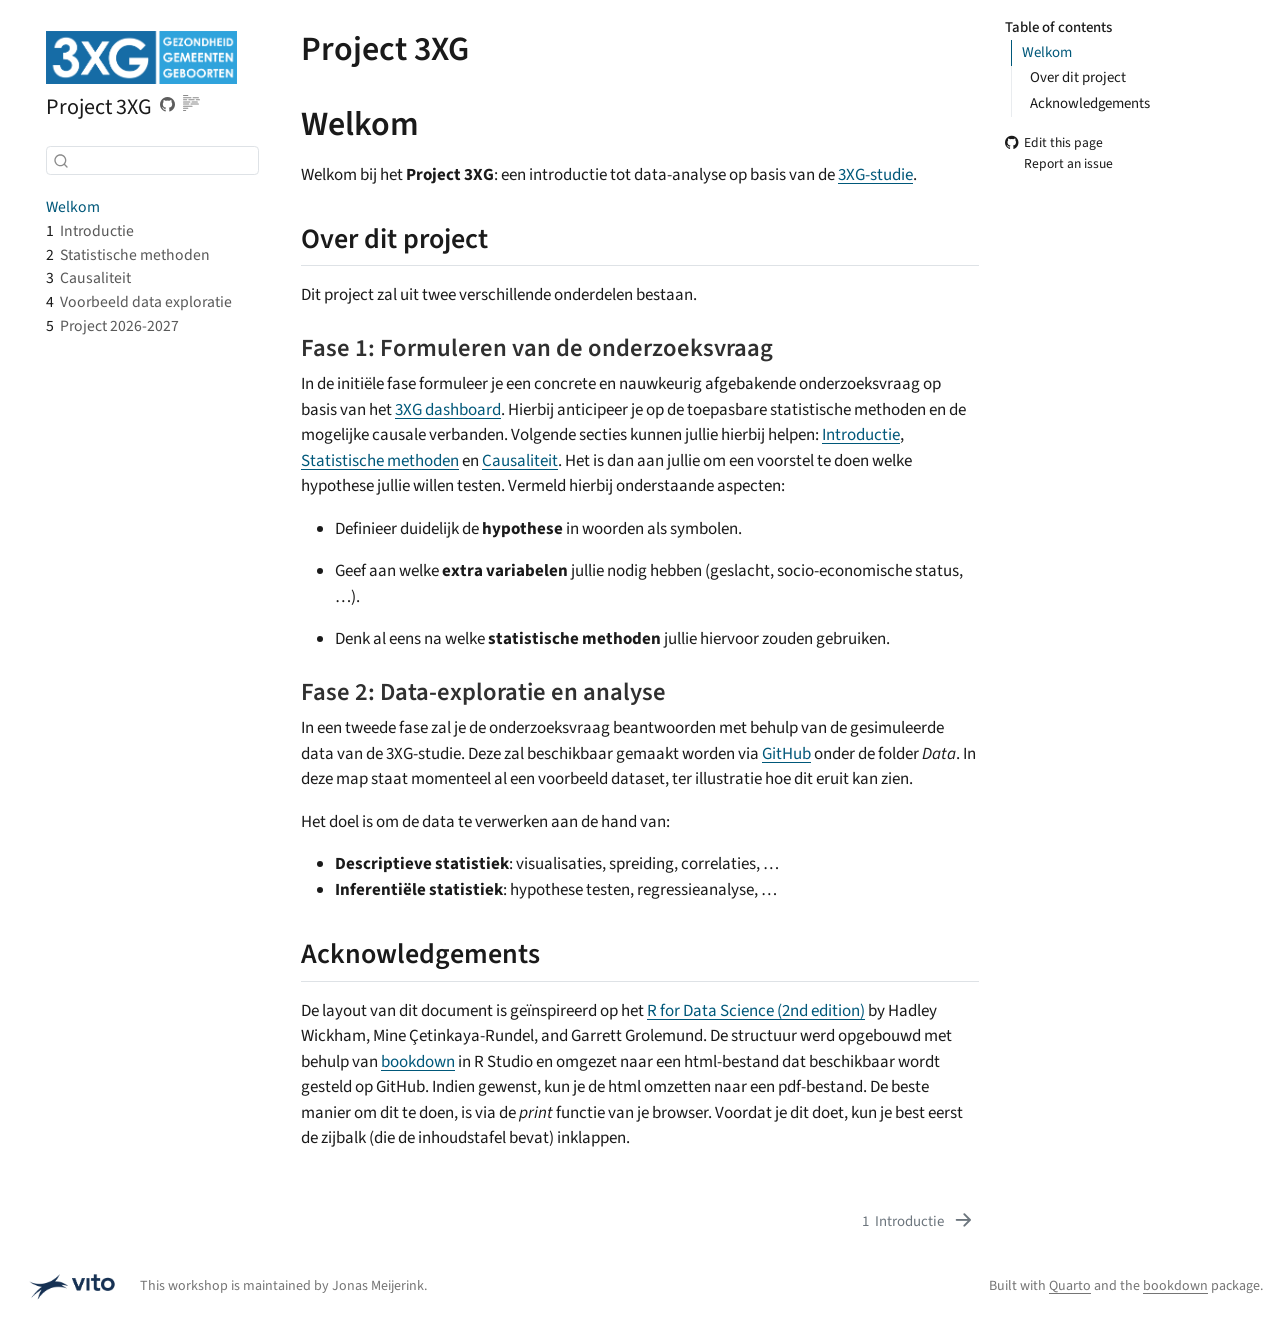
<file: docs/index.html>
<!DOCTYPE html>
<html xmlns="http://www.w3.org/1999/xhtml" lang="en" xml:lang="en"><head>
<meta http-equiv="Content-Type" content="text/html; charset=UTF-8">
<meta charset="utf-8">
<meta name="generator" content="quarto-1.10.18">
<meta name="viewport" content="width=device-width, initial-scale=1.0, user-scalable=yes">
<meta name="author" content="Jonas Meijerink">
<title>Project 3XG</title>
<style>
/* Default styles provided by pandoc.
** See https://pandoc.org/MANUAL.html#variables-for-html for config info.
*/
span.smallcaps{font-variant: small-caps;}
div.columns{display: flex; gap: 1.5em;}
div.column{flex: auto;}
@media screen {
div.columns{gap: min(4vw, 1.5em);}
div.column{overflow-x: auto;}
}
div.hanging-indent{margin-left: 1.5em; text-indent: -1.5em;}
ul.task-list{list-style: none;}
ul.task-list li input[type="checkbox"] {
  width: 0.8em;
  margin: 0 0.8em 0.2em -1em; /* quarto-specific, see https://github.com/quarto-dev/quarto-cli/issues/4556 */ 
  vertical-align: middle;
}
</style>

<script src="site_libs/quarto-nav/quarto-nav.js"></script>
<script src="site_libs/quarto-nav/headroom.min.js"></script>
<script src="site_libs/clipboard/clipboard.min.js"></script>
<script src="site_libs/quarto-search/autocomplete.umd.js"></script>
<script src="site_libs/quarto-search/fuse.min.js"></script>
<script src="site_libs/quarto-search/quarto-search.js"></script>
<meta name="quarto:offset" content="./">
<link href="./intro.html" rel="next">
<script src="site_libs/quarto-html/quarto.js" type="module"></script>
<script src="site_libs/quarto-html/tabsets/tabsets.js" type="module"></script>
<script src="site_libs/quarto-html/popper.min.js"></script>
<script src="site_libs/quarto-html/tippy.umd.min.js"></script>
<script src="site_libs/quarto-html/anchor.min.js"></script>
<link href="site_libs/quarto-html/tippy.css" rel="stylesheet">
<link href="site_libs/quarto-html/quarto-syntax-highlighting-64a204ab8560d761af7679ceaba22944.css" rel="stylesheet" id="quarto-text-highlighting-styles">
<script src="site_libs/bootstrap/bootstrap.min.js"></script>
<link href="site_libs/bootstrap/bootstrap-icons.css" rel="stylesheet">
<link href="site_libs/bootstrap/bootstrap-081637667c24d217134d68a2b34206dd.min.css" rel="stylesheet" append-hash="true" id="quarto-bootstrap" data-mode="light"><script id="quarto-search-options" type="application/json">{
  "location": "sidebar",
  "copy-button": false,
  "collapse-after": 3,
  "panel-placement": "start",
  "type": "textbox",
  "limit": 50,
  "keyboard-shortcut": [
    "f",
    "/",
    "s"
  ],
  "show-item-context": false,
  "language": {
    "search-no-results-text": "No results",
    "search-matching-documents-text": "matching documents",
    "search-copy-link-title": "Copy link to search",
    "search-hide-matches-text": "Hide additional matches",
    "search-more-match-text": "more match in this document",
    "search-more-matches-text": "more matches in this document",
    "search-clear-button-title": "Clear",
    "search-text-placeholder": "",
    "search-detached-cancel-button-title": "Cancel",
    "search-submit-button-title": "Submit",
    "search-label": "Search"
  }
}</script>
</head>
<body class="nav-sidebar floating quarto-light">

<div id="quarto-search-results"></div>
  <header id="quarto-header" class="headroom fixed-top"><nav class="quarto-secondary-nav"><div class="container-fluid d-flex">
      <button type="button" class="quarto-btn-toggle btn" data-bs-toggle="collapse" role="button" data-bs-target=".quarto-sidebar-collapse-item" aria-controls="quarto-sidebar" aria-expanded="false" aria-label="Toggle sidebar navigation" onclick="if (window.quartoToggleHeadroom) { window.quartoToggleHeadroom(); }">
        <i class="bi bi-layout-text-sidebar-reverse"></i>
      </button>
        <nav class="quarto-page-breadcrumbs" aria-label="breadcrumb"><ol class="breadcrumb"><li class="breadcrumb-item"><a href="./index.html">Welkom</a></li></ol></nav>
        <a class="flex-grow-1" role="navigation" data-bs-toggle="collapse" data-bs-target=".quarto-sidebar-collapse-item" aria-controls="quarto-sidebar" aria-expanded="false" aria-label="Toggle sidebar navigation" onclick="if (window.quartoToggleHeadroom) { window.quartoToggleHeadroom(); }">      
        </a>
      <button type="button" class="btn quarto-search-button" aria-label="Search" onclick="window.quartoOpenSearch();">
        <i class="bi bi-search"></i>
      </button>
    </div>
  </nav></header><!-- content --><div id="quarto-content" class="quarto-container page-columns page-rows-contents page-layout-article">
<!-- sidebar -->
  <nav id="quarto-sidebar" class="sidebar collapse collapse-horizontal quarto-sidebar-collapse-item sidebar-navigation floating overflow-auto"><div class="pt-lg-2 mt-2 text-left sidebar-header sidebar-header-stacked">
      <a href="./index.html" class="sidebar-logo-link">
      <img src="./figures/logo.png" alt="Workshop Logo" class="sidebar-logo light-content py-0 d-lg-inline d-none"><img src="./figures/logo.png" alt="Workshop Logo" class="sidebar-logo dark-content py-0 d-lg-inline d-none"></a>
    <div class="sidebar-title mb-0 py-0">
      <a href="./">Project 3XG</a> 
        <div class="sidebar-tools-main">
    <a href="https://github.com/MEIJERIJ/Workshop-3XG/" title="Source Code" class="quarto-navigation-tool px-1" aria-label="Source Code"><i class="bi bi-github"></i></a>
  <a href="" class="quarto-reader-toggle quarto-navigation-tool px-1" onclick="window.quartoToggleReader(); return false;" title="Toggle reader mode">
  <div class="quarto-reader-toggle-btn">
  <i class="bi"></i>
  </div>
</a>
</div>
    </div>
      </div>
        <div class="mt-2 flex-shrink-0 align-items-center">
        <div class="sidebar-search">
        <div id="quarto-search" class="" title="Search"></div>
        </div>
        </div>
    <div class="sidebar-menu-container"> 
    <ul class="list-unstyled mt-1">
<li class="sidebar-item">
  <div class="sidebar-item-container"> 
  <a href="./index.html" class="sidebar-item-text sidebar-link active">
 <span class="menu-text">Welkom</span></a>
  </div>
</li>
        <li class="sidebar-item">
  <div class="sidebar-item-container"> 
  <a href="./intro.html" class="sidebar-item-text sidebar-link">
 <span class="menu-text"><span class="chapter-number">1</span>&nbsp; <span class="chapter-title">Introductie</span></span></a>
  </div>
</li>
        <li class="sidebar-item">
  <div class="sidebar-item-container"> 
  <a href="./statistiek.html" class="sidebar-item-text sidebar-link">
 <span class="menu-text"><span class="chapter-number">2</span>&nbsp; <span class="chapter-title">Statistische methoden</span></span></a>
  </div>
</li>
        <li class="sidebar-item">
  <div class="sidebar-item-container"> 
  <a href="./causaliteit.html" class="sidebar-item-text sidebar-link">
 <span class="menu-text"><span class="chapter-number">3</span>&nbsp; <span class="chapter-title">Causaliteit</span></span></a>
  </div>
</li>
        <li class="sidebar-item">
  <div class="sidebar-item-container"> 
  <a href="./exploration.html" class="sidebar-item-text sidebar-link">
 <span class="menu-text"><span class="chapter-number">4</span>&nbsp; <span class="chapter-title">Voorbeeld data exploratie</span></span></a>
  </div>
</li>
        <li class="sidebar-item">
  <div class="sidebar-item-container"> 
  <a href="./Project_2026-2027_Thomas_More.html" class="sidebar-item-text sidebar-link">
 <span class="menu-text"><span class="chapter-number">5</span>&nbsp; <span class="chapter-title">Project 2026-2027</span></span></a>
  </div>
</li>
    </ul>
</div>
</nav><div id="quarto-sidebar-glass" class="quarto-sidebar-collapse-item" data-bs-toggle="collapse" data-bs-target=".quarto-sidebar-collapse-item"></div>
<!-- margin-sidebar -->
    <div id="quarto-margin-sidebar" class="sidebar margin-sidebar">
        <nav id="TOC" role="doc-toc" class="toc-active"><h2 id="toc-title">Table of contents</h2>
   
  <ul>
<li>
<a href="#welkom" id="toc-welkom" class="nav-link active" data-scroll-target="#welkom">Welkom</a>
  <ul class="collapse">
<li>
<a href="#over-dit-project" id="toc-over-dit-project" class="nav-link" data-scroll-target="#over-dit-project">Over dit project</a>
  <ul class="collapse">
<li><a href="#fase-1-formuleren-van-de-onderzoeksvraag" id="toc-fase-1-formuleren-van-de-onderzoeksvraag" class="nav-link" data-scroll-target="#fase-1-formuleren-van-de-onderzoeksvraag">Fase 1: Formuleren van de onderzoeksvraag</a></li>
  <li><a href="#fase-2-data-exploratie-en-analyse" id="toc-fase-2-data-exploratie-en-analyse" class="nav-link" data-scroll-target="#fase-2-data-exploratie-en-analyse">Fase 2: Data-exploratie en analyse</a></li>
  </ul>
</li>
  <li><a href="#acknowledgements" id="toc-acknowledgements" class="nav-link" data-scroll-target="#acknowledgements">Acknowledgements</a></li>
  </ul>
</li>
  </ul><div class="toc-actions"><ul><li><a href="https://github.com/MEIJERIJ/Workshop-3XG/edit/main/index.qmd" class="toc-action"><i class="bi bi-github"></i>Edit this page</a></li><li><a href="https://github.com/MEIJERIJ/Workshop-3XG/issues/new" class="toc-action"><i class="bi empty"></i>Report an issue</a></li></ul></div></nav>
    </div>
<!-- main -->
<main class="content" id="quarto-document-content"><header id="title-block-header" class="quarto-title-block default"><div class="quarto-title">
<h1 class="title">Project 3XG</h1>
</div>



<div class="quarto-title-meta">

    
  
    
  </div>
  


</header><section id="welkom" class="level1 unnumbered"><h1 class="unnumbered">Welkom</h1>
<p>Welkom bij het <strong>Project 3XG</strong>: een introductie tot data-analyse op basis van de <a href="https://studie3xg.be/nl">3XG-studie</a>.</p>
<section id="over-dit-project" class="level2"><h2 class="anchored" data-anchor-id="over-dit-project">Over dit project</h2>
<p>Dit project zal uit twee verschillende onderdelen bestaan.</p>
<section id="fase-1-formuleren-van-de-onderzoeksvraag" class="level3"><h3 class="anchored" data-anchor-id="fase-1-formuleren-van-de-onderzoeksvraag">Fase 1: Formuleren van de onderzoeksvraag</h3>
<p>In de initiële fase formuleer je een concrete en nauwkeurig afgebakende onderzoeksvraag op basis van het <a href="https://report.vito.be/t/3xGopSchool/views/3xGdashboard-v2/3xgversie2?%3Aembed=y&amp;%3Aiid=1&amp;%3AisGuestRedirectFromVizportal=y">3XG dashboard</a>. Hierbij anticipeer je op de toepasbare statistische methoden en de mogelijke causale verbanden. Volgende secties kunnen jullie hierbij helpen: <a href="intro.html">Introductie</a>, <a href="statistiek.html">Statistische methoden</a> en <a href="causaliteit.html">Causaliteit</a>. Het is dan aan jullie om een voorstel te doen welke hypothese jullie willen testen. Vermeld hierbij onderstaande aspecten:</p>
<ul>
<li><p>Definieer duidelijk de <strong>hypothese</strong> in woorden als symbolen.</p></li>
<li><p>Geef aan welke <strong>extra variabelen</strong> jullie nodig hebben (geslacht, socio-economische status, …).</p></li>
<li><p>Denk al eens na welke <strong>statistische methoden</strong> jullie hiervoor zouden gebruiken.</p></li>
</ul></section><section id="fase-2-data-exploratie-en-analyse" class="level3"><h3 class="anchored" data-anchor-id="fase-2-data-exploratie-en-analyse">Fase 2: Data-exploratie en analyse</h3>
<p>In een tweede fase zal je de onderzoeksvraag beantwoorden met behulp van de gesimuleerde data van de 3XG-studie. Deze zal beschikbaar gemaakt worden via <a href="https://github.com/MEIJERIJ/Workshop-3XG">GitHub</a> onder de folder <em>Data</em>. In deze map staat momenteel al een voorbeeld dataset, ter illustratie hoe dit eruit kan zien.</p>
<p>Het doel is om de data te verwerken aan de hand van:</p>
<ul>
<li>
<strong>Descriptieve statistiek</strong>: visualisaties, spreiding, correlaties, …</li>
<li>
<strong>Inferentiële statistiek</strong>: hypothese testen, regressieanalyse, …</li>
</ul>
<!--
De voorbeelden worden in detail uitgewerkt in de cursusnota's, inclusief de R-code. Wanneer je de cursusnota's raadpleegt, kun je de R-code eenvoudig kopiëren en in je lokale R-software plakken. Hier is een voorbeeld van een stuk R-code:

::: {.cell}

```{.r .cell-code}
### Simulate a normal distribution
#---------------------------------
Y <- rnorm(n = 100, mean = 0, sd = 1)
```
:::

Als je nu je muis naar de rechterbovenhoek van het vak met de R-code beweegt, zie je een icoontje verschijnen in die hoek. 
Als je op dat icoontje klikt, wordt de inhoud van het vak naar je klembord gekopieerd, zodat je het kunt plakken waar je maar wilt (bv. in een lokaal R-bestand). 
Ik raad je aan om **met je eigen lokale R-script te werken**, waarin je een deel van de R-code uit de cursusnota's kopieert, 
zodat je zelf met de data en de R-code kunt *spelen*.


## Waarom R?

R is een gratis, opensource programmeertaal en -omgeving die specifiek is ontworpen voor statistische analyses. Het wordt breed gebruikt binnen onderzoeksinstellingen, waaronder VITO, omdat het

- Een groot ecosysteem aan pakketten heeft voor het bewerken, visualiseren, analyseren en rapporteren van data.
- Reproduceerbare analyse eenvoudig maakt.
- Gratis is en werkt op Windows, macOS en Linux.

## Tools you'll need

Om deze workshop te volgen, heb je het volgende nodig:

- **R** te downloaden via [CRAN](https://cran.r-project.org/).
- **RStudio** (of een andere R-vriendelijke editor zoals Positron of VS Code met de R-extensie) — download RStudio Desktop via
  [posit.co](https://posit.co/download/rstudio-desktop/).

--></section></section><section id="acknowledgements" class="level2"><h2 class="anchored" data-anchor-id="acknowledgements">Acknowledgements</h2>
<p>De layout van dit document is geïnspireerd op het <a href="https://hadley.nz">R for Data Science (2nd edition)</a> by Hadley Wickham, Mine Çetinkaya-Rundel, and Garrett Grolemund. De structuur werd opgebouwd met behulp van <a href="https://bookdown.org/">bookdown</a> in R Studio en omgezet naar een html-bestand dat beschikbaar wordt gesteld op GitHub. Indien gewenst, kun je de html omzetten naar een pdf-bestand. De beste manier om dit te doen, is via de <em>print</em> functie van je browser. Voordat je dit doet, kun je best eerst de zijbalk (die de inhoudstafel bevat) inklappen.</p>


</section></section></main><!-- /main --><script id="quarto-html-after-body" type="application/javascript">
  window.document.addEventListener("DOMContentLoaded", function (event) {
    const icon = "";
    const anchorJS = new window.AnchorJS();
    anchorJS.options = {
      placement: 'right',
      icon: icon
    };
    anchorJS.add('.anchored');
    const isCodeAnnotation = (el) => {
      for (const clz of el.classList) {
        if (clz.startsWith('code-annotation-')) {                     
          return true;
        }
      }
      return false;
    }
    const onCopySuccess = function(e) {
      // button target
      const button = e.trigger;
      // don't keep focus
      button.blur();
      // flash "checked"
      button.classList.add('code-copy-button-checked');
      var currentTitle = button.getAttribute("title");
      button.setAttribute("title", "Copied!");
      let tooltip;
      if (window.bootstrap) {
        button.setAttribute("data-bs-toggle", "tooltip");
        button.setAttribute("data-bs-placement", "left");
        button.setAttribute("data-bs-title", "Copied!");
        tooltip = new bootstrap.Tooltip(button, 
          { trigger: "manual", 
            customClass: "code-copy-button-tooltip",
            offset: [0, -8]});
        tooltip.show();    
      }
      setTimeout(function() {
        if (tooltip) {
          tooltip.hide();
          button.removeAttribute("data-bs-title");
          button.removeAttribute("data-bs-toggle");
          button.removeAttribute("data-bs-placement");
        }
        button.setAttribute("title", currentTitle);
        button.classList.remove('code-copy-button-checked');
      }, 1000);
      // clear code selection
      e.clearSelection();
    }
    const getTextToCopy = function(trigger) {
      const outerScaffold = trigger.parentElement.cloneNode(true);
      const codeEl = outerScaffold.querySelector('code');
      for (const childEl of codeEl.children) {
        if (isCodeAnnotation(childEl)) {
          childEl.remove();
        }
      }
      return codeEl.innerText;
    }
    const clipboard = new window.ClipboardJS('.code-copy-button:not([data-in-quarto-modal])', {
      text: getTextToCopy
    });
    clipboard.on('success', onCopySuccess);
    if (window.document.getElementById('quarto-embedded-source-code-modal')) {
      const clipboardModal = new window.ClipboardJS('.code-copy-button[data-in-quarto-modal]', {
        text: getTextToCopy,
        container: window.document.getElementById('quarto-embedded-source-code-modal')
      });
      clipboardModal.on('success', onCopySuccess);
    }
      var localhostRegex = new RegExp(/^(?:http|https):\/\/localhost\:?[0-9]*\//);
      var mailtoRegex = new RegExp(/^mailto:/);
        var filterRegex = new RegExp("https:\/\/meijerij\.github\.io\/Workshop-3XG\/");
      var isInternal = (href) => {
          return filterRegex.test(href) || localhostRegex.test(href) || mailtoRegex.test(href);
      }
      // Inspect non-navigation links and adorn them if external
     var links = window.document.querySelectorAll('a[href]:not(.nav-link):not(.navbar-brand):not(.toc-action):not(.sidebar-link):not(.sidebar-item-toggle):not(.pagination-link):not(.no-external):not([aria-hidden]):not(.dropdown-item):not(.quarto-navigation-tool):not(.about-link)');
      for (var i=0; i<links.length; i++) {
        const link = links[i];
        if (!isInternal(link.href)) {
          // undo the damage that might have been done by quarto-nav.js in the case of
          // links that we want to consider external
          if (link.dataset.originalHref !== undefined) {
            link.href = link.dataset.originalHref;
          }
        }
      }
    function tippyHover(el, contentFn, onTriggerFn, onUntriggerFn) {
      const config = {
        allowHTML: true,
        maxWidth: 500,
        delay: 100,
        arrow: false,
        appendTo: function(el) {
            return el.parentElement;
        },
        interactive: true,
        interactiveBorder: 10,
        theme: 'quarto',
        placement: 'bottom-start',
      };
      if (contentFn) {
        config.content = contentFn;
      }
      if (onTriggerFn) {
        config.onTrigger = onTriggerFn;
      }
      if (onUntriggerFn) {
        config.onUntrigger = onUntriggerFn;
      }
      window.tippy(el, config); 
    }
    const noterefs = window.document.querySelectorAll('a[role="doc-noteref"]');
    for (var i=0; i<noterefs.length; i++) {
      const ref = noterefs[i];
      tippyHover(ref, function() {
        // use id or data attribute instead here
        let href = ref.getAttribute('data-footnote-href') || ref.getAttribute('href');
        try { href = new URL(href).hash; } catch {}
        const id = href.replace(/^#\/?/, "");
        const note = window.document.getElementById(id);
        if (note) {
          return note.innerHTML;
        } else {
          return "";
        }
      });
    }
    const xrefs = window.document.querySelectorAll('a.quarto-xref');
    const processXRef = (id, note) => {
      // Strip column container classes
      const stripColumnClz = (el) => {
        el.classList.remove("page-full", "page-columns");
        if (el.children) {
          for (const child of el.children) {
            stripColumnClz(child);
          }
        }
      }
      stripColumnClz(note)
      if (id === null || id.startsWith('sec-')) {
        // Special case sections, only their first couple elements
        const container = document.createElement("div");
        if (note.children && note.children.length > 2) {
          container.appendChild(note.children[0].cloneNode(true));
          for (let i = 1; i < note.children.length; i++) {
            const child = note.children[i];
            if (child.tagName === "P" && child.innerText === "") {
              continue;
            } else {
              container.appendChild(child.cloneNode(true));
              break;
            }
          }
          if (window.Quarto?.typesetMath) {
            window.Quarto.typesetMath(container);
          }
          return container.innerHTML
        } else {
          if (window.Quarto?.typesetMath) {
            window.Quarto.typesetMath(note);
          }
          return note.innerHTML;
        }
      } else {
        // Remove any anchor links if they are present
        const anchorLink = note.querySelector('a.anchorjs-link');
        if (anchorLink) {
          anchorLink.remove();
        }
        if (window.Quarto?.typesetMath) {
          window.Quarto.typesetMath(note);
        }
        if (note.classList.contains("callout")) {
          return note.outerHTML;
        } else {
          return note.innerHTML;
        }
      }
    }
    for (var i=0; i<xrefs.length; i++) {
      const xref = xrefs[i];
      tippyHover(xref, undefined, function(instance) {
        instance.disable();
        let url = xref.getAttribute('href');
        let hash = undefined; 
        if (url.startsWith('#')) {
          hash = url;
        } else {
          try { hash = new URL(url).hash; } catch {}
        }
        if (hash) {
          const id = hash.replace(/^#\/?/, "");
          const note = window.document.getElementById(id);
          if (note !== null) {
            try {
              const html = processXRef(id, note.cloneNode(true));
              instance.setContent(html);
            } finally {
              instance.enable();
              instance.show();
            }
          } else {
            // See if we can fetch this
            fetch(url.split('#')[0])
            .then(res => res.text())
            .then(html => {
              const parser = new DOMParser();
              const htmlDoc = parser.parseFromString(html, "text/html");
              const note = htmlDoc.getElementById(id);
              if (note !== null) {
                const html = processXRef(id, note);
                instance.setContent(html);
              } 
            }).finally(() => {
              instance.enable();
              instance.show();
            });
          }
        } else {
          // See if we can fetch a full url (with no hash to target)
          // This is a special case and we should probably do some content thinning / targeting
          fetch(url)
          .then(res => res.text())
          .then(html => {
            const parser = new DOMParser();
            const htmlDoc = parser.parseFromString(html, "text/html");
            const note = htmlDoc.querySelector('main.content');
            if (note !== null) {
              // This should only happen for chapter cross references
              // (since there is no id in the URL)
              // remove the first header
              if (note.children.length > 0 && note.children[0].tagName === "HEADER") {
                note.children[0].remove();
              }
              const html = processXRef(null, note);
              instance.setContent(html);
            } 
          }).finally(() => {
            instance.enable();
            instance.show();
          });
        }
      }, function(instance) {
      });
    }
        let selectedAnnoteEl;
        const selectorForAnnotation = ( cell, annotation) => {
          let cellAttr = 'data-code-cell="' + cell + '"';
          let lineAttr = 'data-code-annotation="' +  annotation + '"';
          const selector = 'span[' + cellAttr + '][' + lineAttr + ']';
          return selector;
        }
        const selectCodeLines = (annoteEl) => {
          const doc = window.document;
          const targetCell = annoteEl.getAttribute("data-target-cell");
          const targetAnnotation = annoteEl.getAttribute("data-target-annotation");
          const annoteSpan = window.document.querySelector(selectorForAnnotation(targetCell, targetAnnotation));
          const lines = annoteSpan.getAttribute("data-code-lines").split(",");
          const lineIds = lines.map((line) => {
            return targetCell + "-" + line;
          })
          let top = null;
          let height = null;
          let parent = null;
          if (lineIds.length > 0) {
              //compute the position of the single el (top and bottom and make a div)
              const el = window.document.getElementById(lineIds[0]);
              top = el.offsetTop;
              height = el.offsetHeight;
              parent = el.parentElement.parentElement;
            if (lineIds.length > 1) {
              const lastEl = window.document.getElementById(lineIds[lineIds.length - 1]);
              const bottom = lastEl.offsetTop + lastEl.offsetHeight;
              height = bottom - top;
            }
            if (top !== null && height !== null && parent !== null) {
              // cook up a div (if necessary) and position it 
              let div = window.document.getElementById("code-annotation-line-highlight");
              if (div === null) {
                div = window.document.createElement("div");
                div.setAttribute("id", "code-annotation-line-highlight");
                div.style.position = 'absolute';
                parent.appendChild(div);
              }
              div.style.top = top - 2 + "px";
              div.style.height = height + 4 + "px";
              div.style.left = 0;
              let gutterDiv = window.document.getElementById("code-annotation-line-highlight-gutter");
              if (gutterDiv === null) {
                gutterDiv = window.document.createElement("div");
                gutterDiv.setAttribute("id", "code-annotation-line-highlight-gutter");
                gutterDiv.style.position = 'absolute';
                const codeCell = window.document.getElementById(targetCell);
                const gutter = codeCell.querySelector('.code-annotation-gutter');
                gutter.appendChild(gutterDiv);
              }
              gutterDiv.style.top = top - 2 + "px";
              gutterDiv.style.height = height + 4 + "px";
            }
            selectedAnnoteEl = annoteEl;
          }
        };
        const unselectCodeLines = () => {
          const elementsIds = ["code-annotation-line-highlight", "code-annotation-line-highlight-gutter"];
          elementsIds.forEach((elId) => {
            const div = window.document.getElementById(elId);
            if (div) {
              div.remove();
            }
          });
          selectedAnnoteEl = undefined;
        };
          // Handle positioning of the toggle
      window.addEventListener(
        "resize",
        throttle(() => {
          elRect = undefined;
          if (selectedAnnoteEl) {
            selectCodeLines(selectedAnnoteEl);
          }
        }, 10)
      );
      function throttle(fn, ms) {
      let throttle = false;
      let timer;
        return (...args) => {
          if(!throttle) { // first call gets through
              fn.apply(this, args);
              throttle = true;
          } else { // all the others get throttled
              if(timer) clearTimeout(timer); // cancel #2
              timer = setTimeout(() => {
                fn.apply(this, args);
                timer = throttle = false;
              }, ms);
          }
        };
      }
        // Attach click handler to the DT
        const annoteDls = window.document.querySelectorAll('dt[data-target-cell]');
        for (const annoteDlNode of annoteDls) {
          annoteDlNode.addEventListener('click', (event) => {
            const clickedEl = event.target;
            if (clickedEl !== selectedAnnoteEl) {
              unselectCodeLines();
              const activeEl = window.document.querySelector('dt[data-target-cell].code-annotation-active');
              if (activeEl) {
                activeEl.classList.remove('code-annotation-active');
              }
              selectCodeLines(clickedEl);
              clickedEl.classList.add('code-annotation-active');
            } else {
              // Unselect the line
              unselectCodeLines();
              clickedEl.classList.remove('code-annotation-active');
            }
          });
        }
    const findCites = (el) => {
      const parentEl = el.parentElement;
      if (parentEl) {
        const cites = parentEl.dataset.cites;
        if (cites) {
          return {
            el,
            cites: cites.split(' ')
          };
        } else {
          return findCites(el.parentElement)
        }
      } else {
        return undefined;
      }
    };
    var bibliorefs = window.document.querySelectorAll('a[role="doc-biblioref"]');
    for (var i=0; i<bibliorefs.length; i++) {
      const ref = bibliorefs[i];
      const citeInfo = findCites(ref);
      if (citeInfo) {
        tippyHover(citeInfo.el, function() {
          var popup = window.document.createElement('div');
          citeInfo.cites.forEach(function(cite) {
            var citeDiv = window.document.createElement('div');
            citeDiv.classList.add('hanging-indent');
            citeDiv.classList.add('csl-entry');
            var biblioDiv = window.document.getElementById('ref-' + cite);
            if (biblioDiv) {
              citeDiv.innerHTML = biblioDiv.innerHTML;
            }
            popup.appendChild(citeDiv);
          });
          return popup.innerHTML;
        });
      }
    }
  });
  </script><nav class="page-navigation"><div class="nav-page nav-page-previous">
  </div>
  <div class="nav-page nav-page-next">
      <a href="./intro.html" class="pagination-link" aria-label="Introductie">
        <span class="nav-page-text"><span class="chapter-number">1</span>&nbsp; <span class="chapter-title">Introductie</span></span> <i class="bi bi-arrow-right-short"></i>
      </a>
  </div>
</nav>
</div> <!-- /content -->
<footer class="footer"><div class="nav-footer">
    <div class="nav-footer-left">
<p><img src="figures/vito-logo_blue.png" height="40px" style="vertical-align: middle; margin-right: 10px;"> This workshop is maintained by Jonas Meijerink.</p>
</div>   
    <div class="nav-footer-center">
      &nbsp;
    <div class="toc-actions d-sm-block d-md-none"><ul><li><a href="https://github.com/MEIJERIJ/Workshop-3XG/edit/main/index.qmd" class="toc-action"><i class="bi bi-github"></i>Edit this page</a></li><li><a href="https://github.com/MEIJERIJ/Workshop-3XG/issues/new" class="toc-action"><i class="bi empty"></i>Report an issue</a></li></ul></div></div>
    <div class="nav-footer-right">
<p>Built with <a href="https://quarto.org/">Quarto</a> and the <a href="https://bookdown.org/">bookdown</a> package.</p>
</div>
  </div>
</footer>


</body></html>
</file>
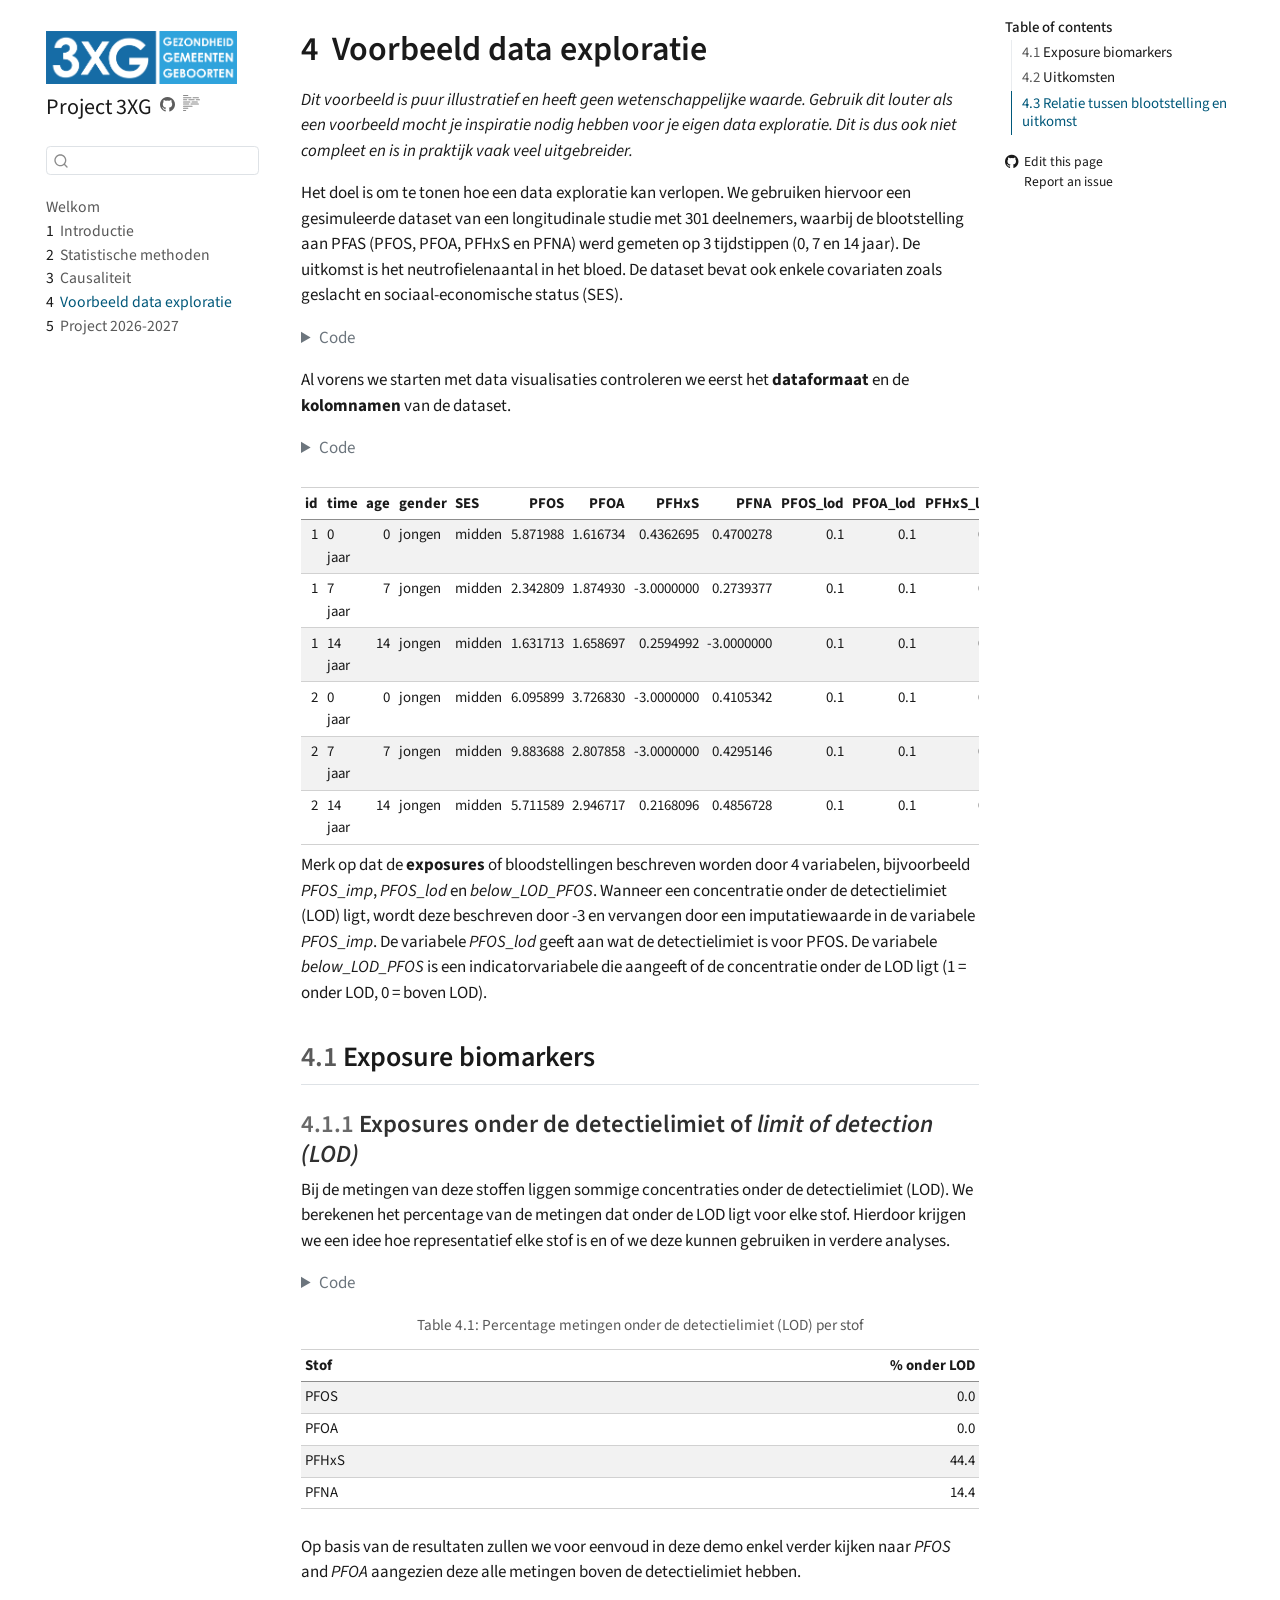
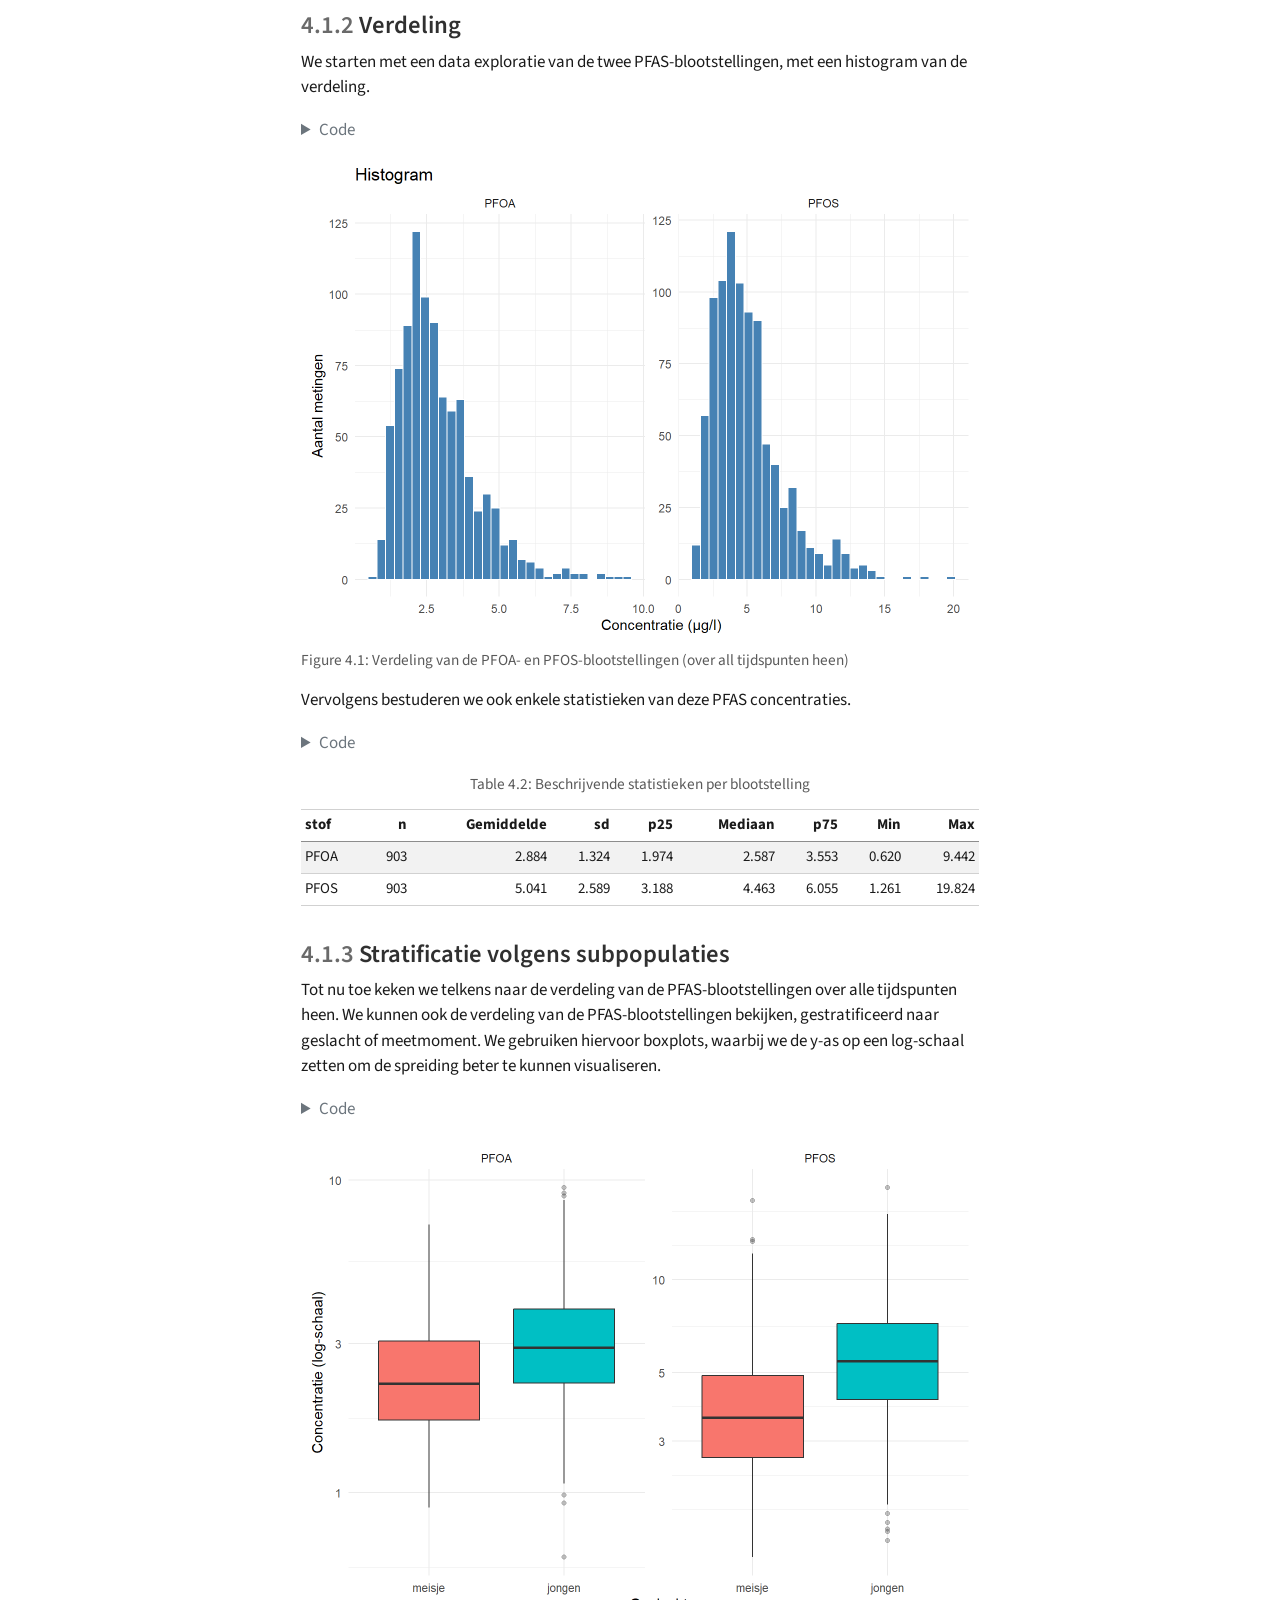
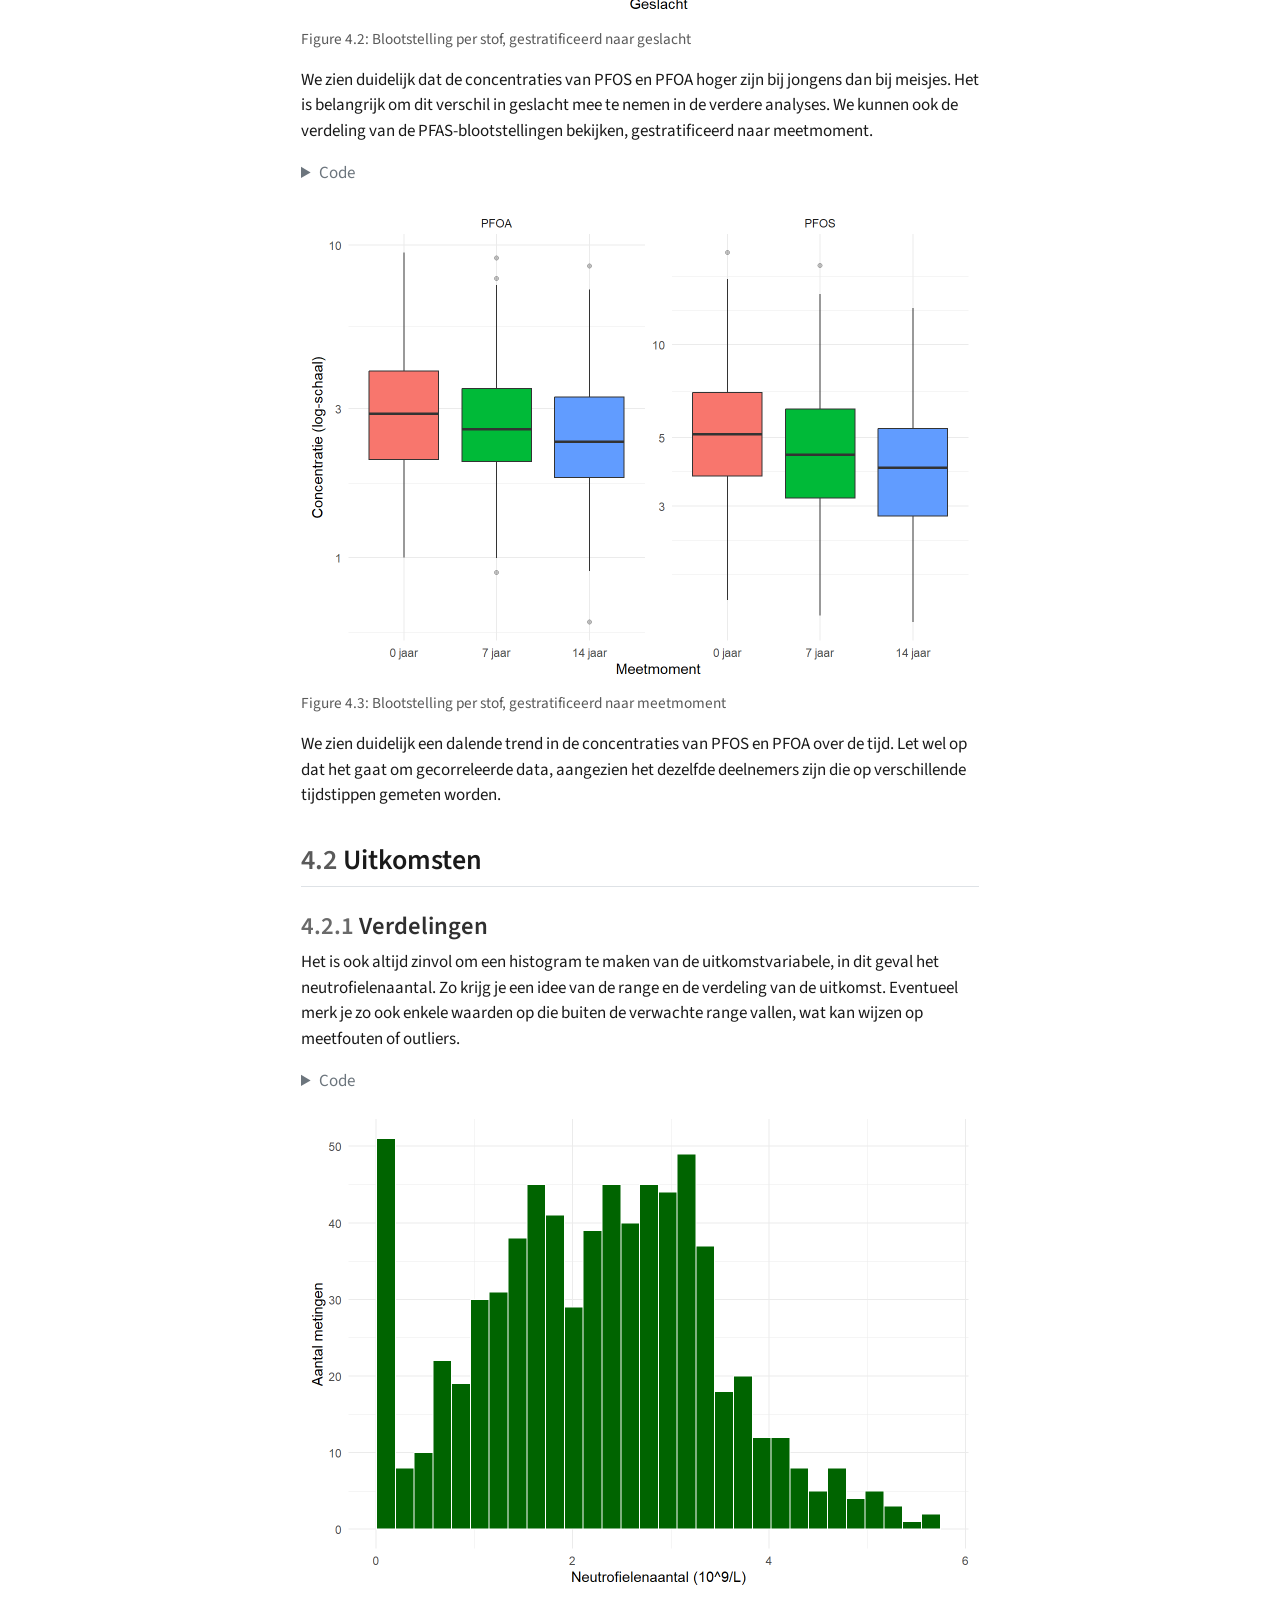
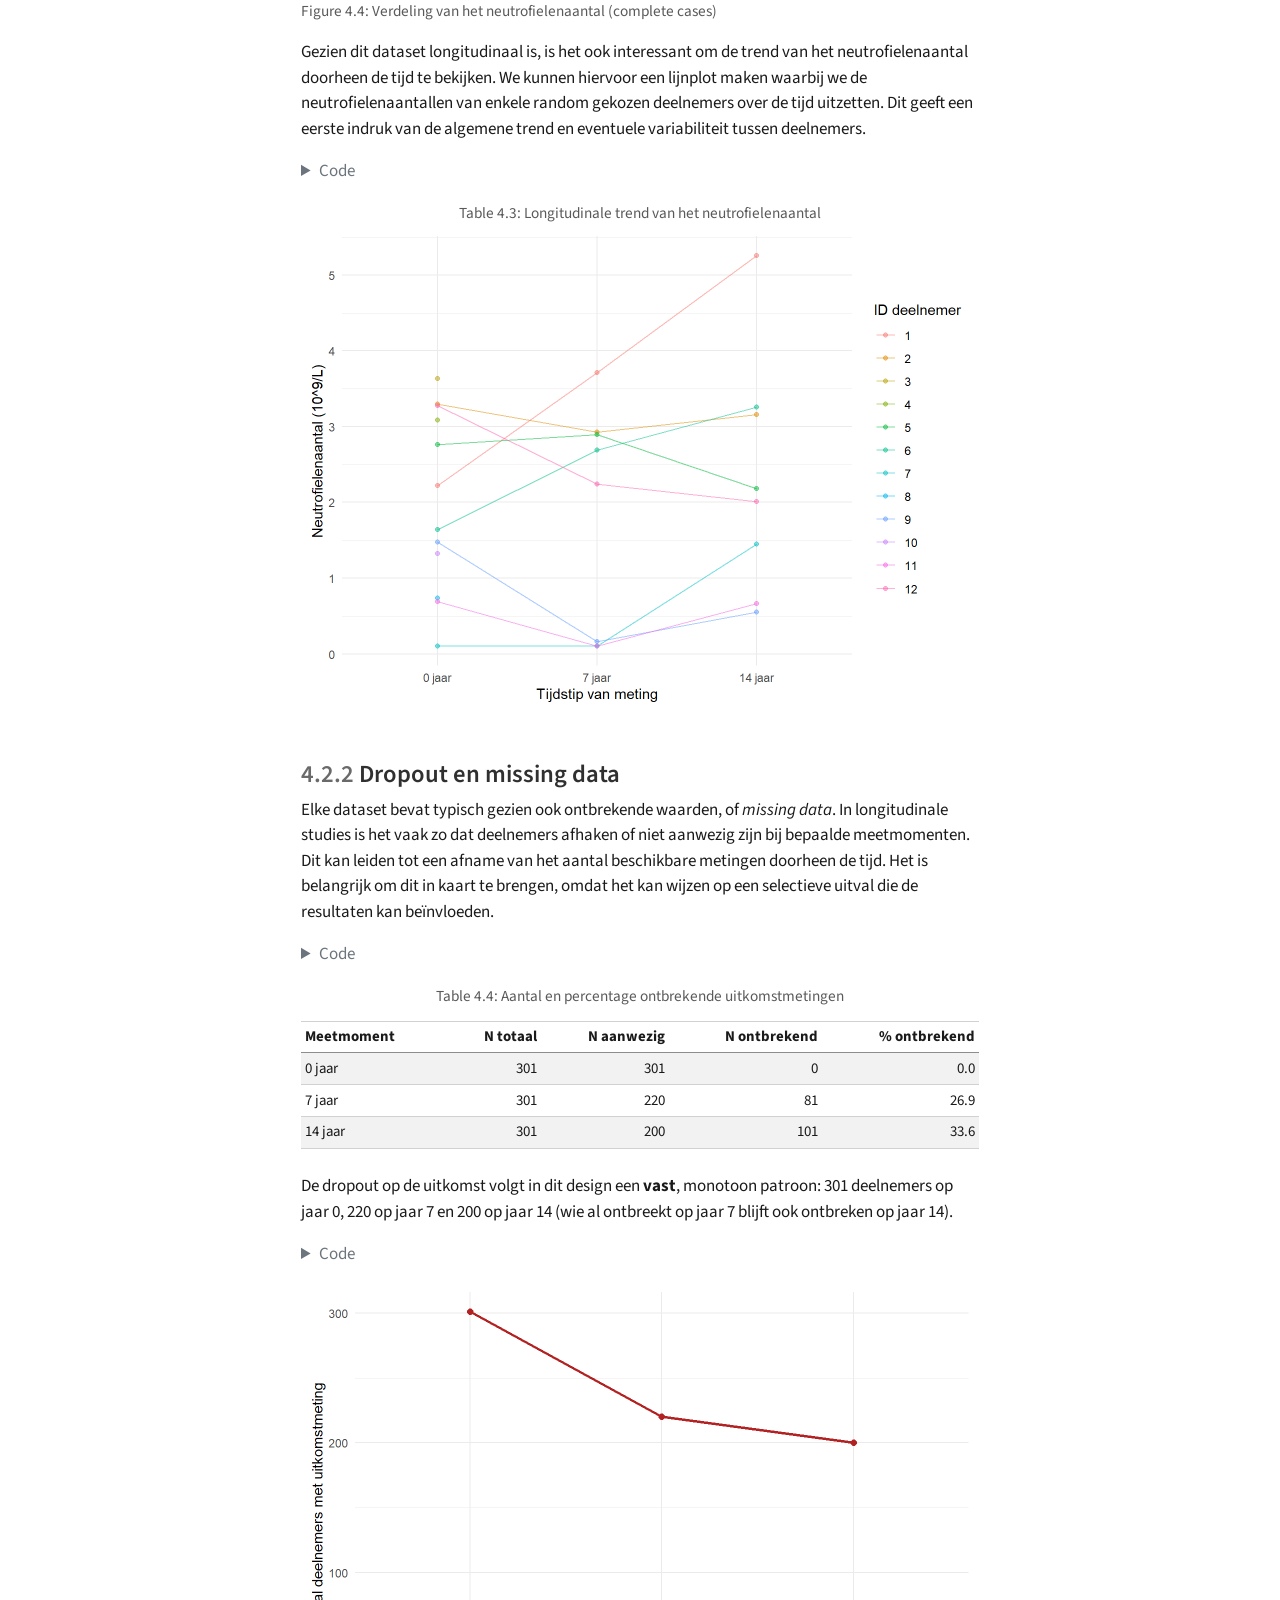
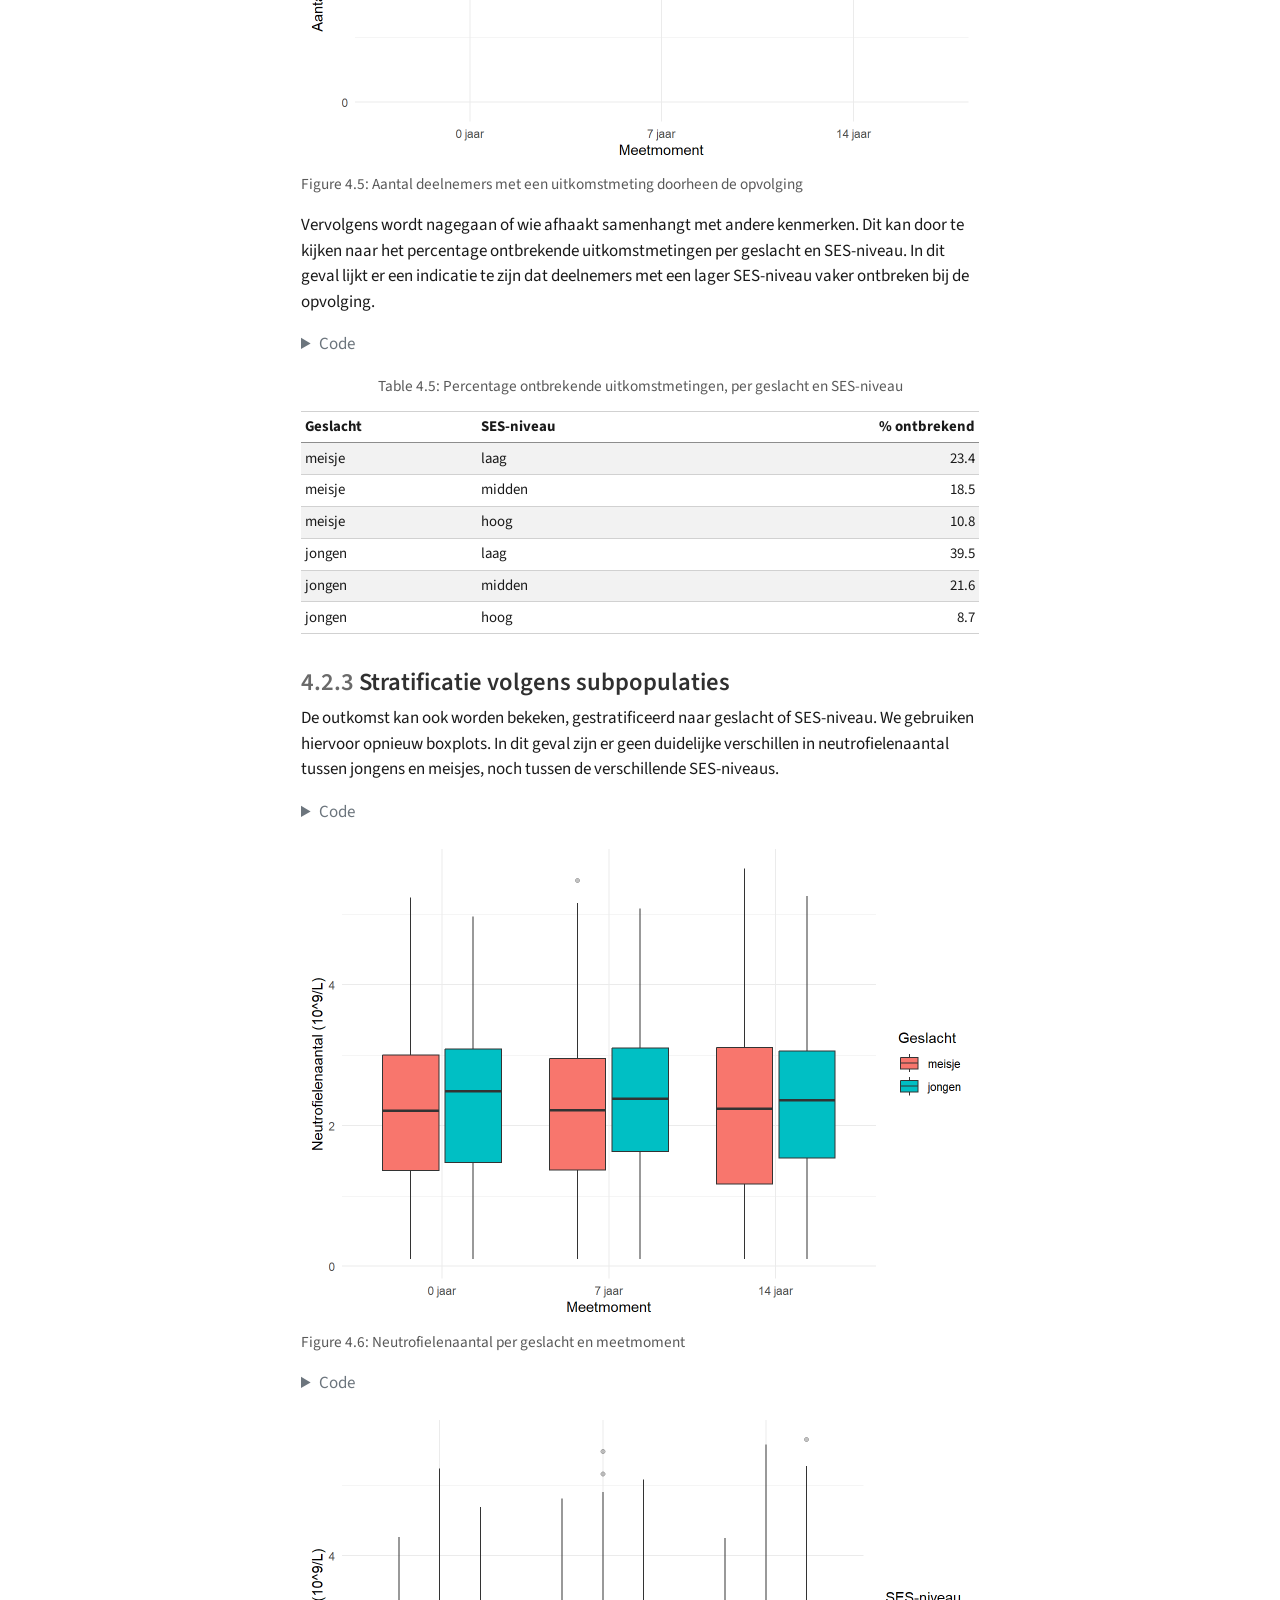
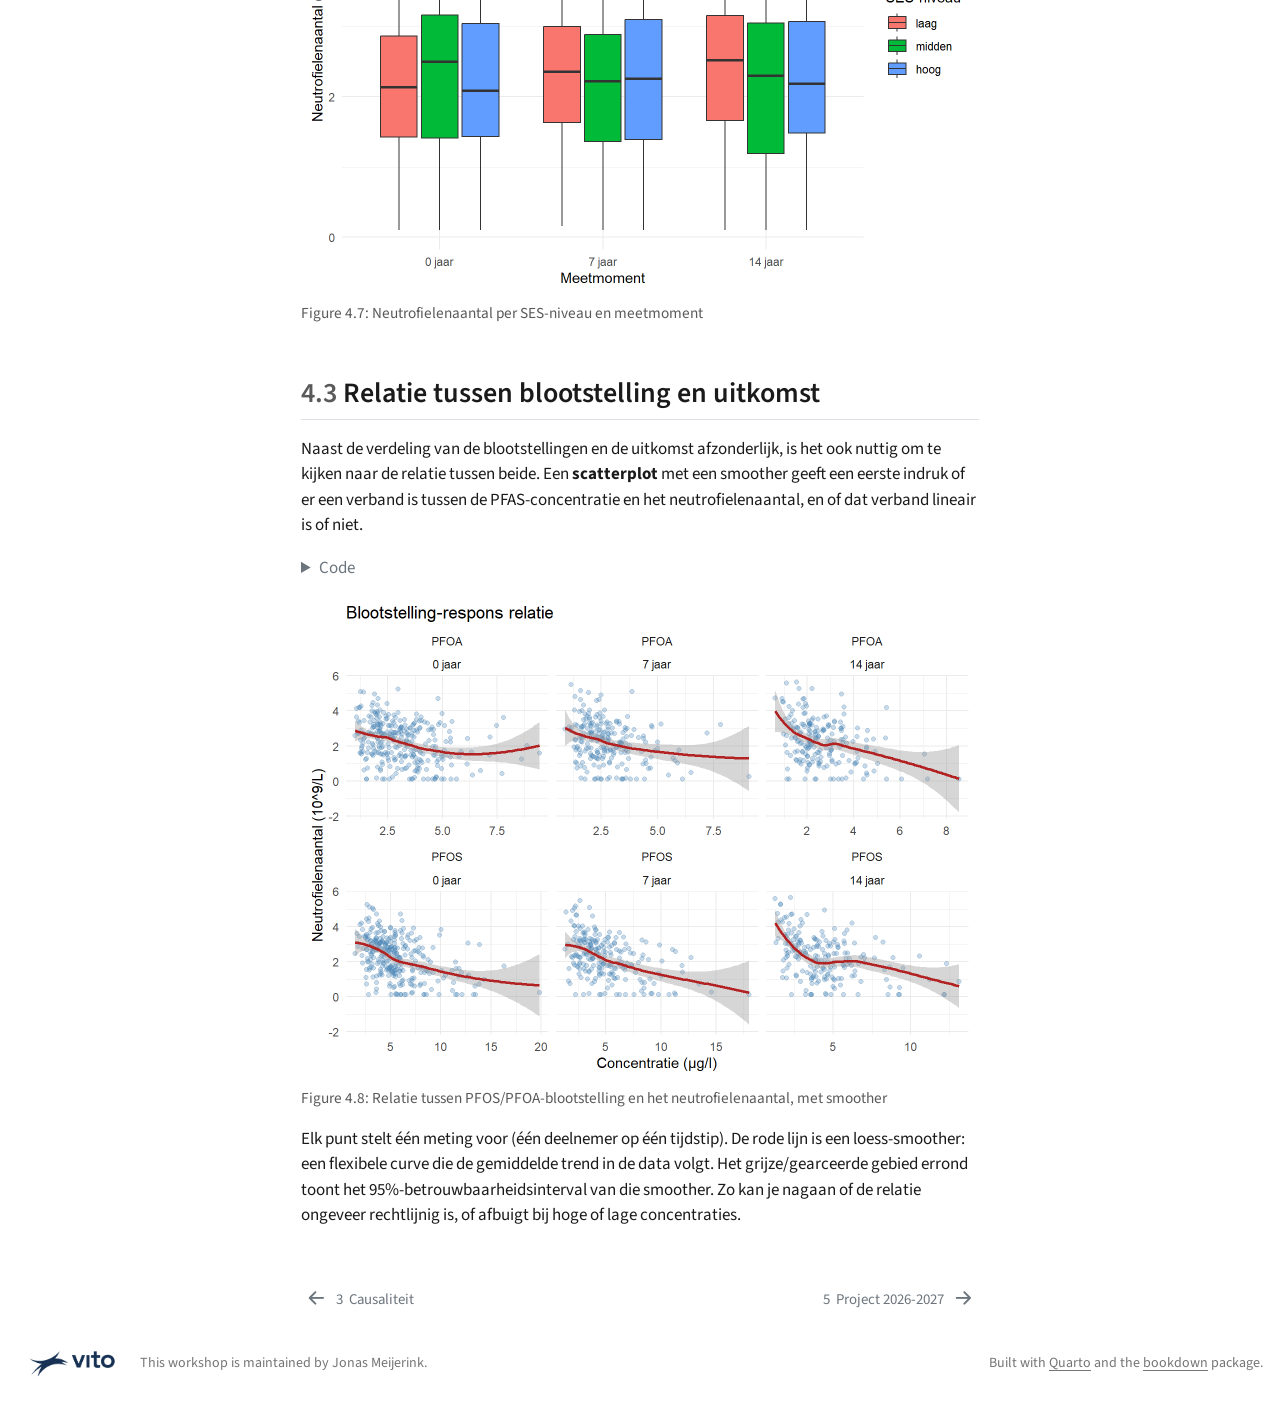
<file: docs/exploration.html>
<!DOCTYPE html>
<html xmlns="http://www.w3.org/1999/xhtml" lang="en" xml:lang="en"><head>
<meta http-equiv="Content-Type" content="text/html; charset=UTF-8">
<meta charset="utf-8">
<meta name="generator" content="quarto-1.10.18">
<meta name="viewport" content="width=device-width, initial-scale=1.0, user-scalable=yes">
<meta name="author" content="Jonas Meijerink">
<title>4&nbsp; Voorbeeld data exploratie – Project 3XG</title>
<style>
/* Default styles provided by pandoc.
** See https://pandoc.org/MANUAL.html#variables-for-html for config info.
*/
span.smallcaps{font-variant: small-caps;}
div.columns{display: flex; gap: 1.5em;}
div.column{flex: auto;}
@media screen {
div.columns{gap: min(4vw, 1.5em);}
div.column{overflow-x: auto;}
}
div.hanging-indent{margin-left: 1.5em; text-indent: -1.5em;}
ul.task-list{list-style: none;}
ul.task-list li input[type="checkbox"] {
  width: 0.8em;
  margin: 0 0.8em 0.2em -1em; /* quarto-specific, see https://github.com/quarto-dev/quarto-cli/issues/4556 */ 
  vertical-align: middle;
}
/* CSS for syntax highlighting */
html { -webkit-text-size-adjust: 100%; }
pre > code.sourceCode { white-space: pre; position: relative; }
pre > code.sourceCode > span { display: inline-block; line-height: 1.25; }
pre > code.sourceCode > span:empty { height: 1.2em; }
.sourceCode { overflow: visible; }
code.sourceCode > span { color: inherit; text-decoration: inherit; }
div.sourceCode { margin: 1em 0; }
pre.sourceCode { margin: 0; }
@media screen {
div.sourceCode { overflow: auto; }
}
@media print {
pre > code.sourceCode { white-space: pre-wrap; }
pre > code.sourceCode > span { text-indent: -5em; padding-left: 5em; }
}
pre.numberSource code
  { counter-reset: source-line 0; }
pre.numberSource code > span
  { position: relative; left: -4em; counter-increment: source-line; }
pre.numberSource code > span > a:first-child::before
  { content: counter(source-line);
    position: relative; left: -1em; text-align: right; vertical-align: baseline;
    border: none; display: inline-block;
    -webkit-touch-callout: none; -webkit-user-select: none;
    -khtml-user-select: none; -moz-user-select: none;
    -ms-user-select: none; user-select: none;
    padding: 0 4px; width: 4em;
  }
pre.numberSource { margin-left: 3em;  padding-left: 4px; }
div.sourceCode
  {   }
@media screen {
pre > code.sourceCode > span > a:first-child::before { text-decoration: underline; }
}
</style>

<script src="site_libs/quarto-nav/quarto-nav.js"></script>
<script src="site_libs/quarto-nav/headroom.min.js"></script>
<script src="site_libs/clipboard/clipboard.min.js"></script>
<script src="site_libs/quarto-search/autocomplete.umd.js"></script>
<script src="site_libs/quarto-search/fuse.min.js"></script>
<script src="site_libs/quarto-search/quarto-search.js"></script>
<meta name="quarto:offset" content="./">
<link href="./Project_2026-2027_Thomas_More.html" rel="next">
<link href="./causaliteit.html" rel="prev">
<script src="site_libs/quarto-html/quarto.js" type="module"></script>
<script src="site_libs/quarto-html/tabsets/tabsets.js" type="module"></script>
<script src="site_libs/quarto-html/popper.min.js"></script>
<script src="site_libs/quarto-html/tippy.umd.min.js"></script>
<script src="site_libs/quarto-html/anchor.min.js"></script>
<link href="site_libs/quarto-html/tippy.css" rel="stylesheet">
<link href="site_libs/quarto-html/quarto-syntax-highlighting-64a204ab8560d761af7679ceaba22944.css" rel="stylesheet" id="quarto-text-highlighting-styles">
<script src="site_libs/bootstrap/bootstrap.min.js"></script>
<link href="site_libs/bootstrap/bootstrap-icons.css" rel="stylesheet">
<link href="site_libs/bootstrap/bootstrap-081637667c24d217134d68a2b34206dd.min.css" rel="stylesheet" append-hash="true" id="quarto-bootstrap" data-mode="light"><script id="quarto-search-options" type="application/json">{
  "location": "sidebar",
  "copy-button": false,
  "collapse-after": 3,
  "panel-placement": "start",
  "type": "textbox",
  "limit": 50,
  "keyboard-shortcut": [
    "f",
    "/",
    "s"
  ],
  "show-item-context": false,
  "language": {
    "search-no-results-text": "No results",
    "search-matching-documents-text": "matching documents",
    "search-copy-link-title": "Copy link to search",
    "search-hide-matches-text": "Hide additional matches",
    "search-more-match-text": "more match in this document",
    "search-more-matches-text": "more matches in this document",
    "search-clear-button-title": "Clear",
    "search-text-placeholder": "",
    "search-detached-cancel-button-title": "Cancel",
    "search-submit-button-title": "Submit",
    "search-label": "Search"
  }
}</script>
</head>
<body class="nav-sidebar floating quarto-light">

<div id="quarto-search-results"></div>
  <header id="quarto-header" class="headroom fixed-top"><nav class="quarto-secondary-nav"><div class="container-fluid d-flex">
      <button type="button" class="quarto-btn-toggle btn" data-bs-toggle="collapse" role="button" data-bs-target=".quarto-sidebar-collapse-item" aria-controls="quarto-sidebar" aria-expanded="false" aria-label="Toggle sidebar navigation" onclick="if (window.quartoToggleHeadroom) { window.quartoToggleHeadroom(); }">
        <i class="bi bi-layout-text-sidebar-reverse"></i>
      </button>
        <nav class="quarto-page-breadcrumbs" aria-label="breadcrumb"><ol class="breadcrumb"><li class="breadcrumb-item"><a href="./exploration.html"><span class="chapter-number">4</span>&nbsp; <span class="chapter-title">Voorbeeld data exploratie</span></a></li></ol></nav>
        <a class="flex-grow-1" role="navigation" data-bs-toggle="collapse" data-bs-target=".quarto-sidebar-collapse-item" aria-controls="quarto-sidebar" aria-expanded="false" aria-label="Toggle sidebar navigation" onclick="if (window.quartoToggleHeadroom) { window.quartoToggleHeadroom(); }">      
        </a>
      <button type="button" class="btn quarto-search-button" aria-label="Search" onclick="window.quartoOpenSearch();">
        <i class="bi bi-search"></i>
      </button>
    </div>
  </nav></header><!-- content --><div id="quarto-content" class="quarto-container page-columns page-rows-contents page-layout-article">
<!-- sidebar -->
  <nav id="quarto-sidebar" class="sidebar collapse collapse-horizontal quarto-sidebar-collapse-item sidebar-navigation floating overflow-auto"><div class="pt-lg-2 mt-2 text-left sidebar-header sidebar-header-stacked">
      <a href="./index.html" class="sidebar-logo-link">
      <img src="./figures/logo.png" alt="Workshop Logo" class="sidebar-logo light-content py-0 d-lg-inline d-none"><img src="./figures/logo.png" alt="Workshop Logo" class="sidebar-logo dark-content py-0 d-lg-inline d-none"></a>
    <div class="sidebar-title mb-0 py-0">
      <a href="./">Project 3XG</a> 
        <div class="sidebar-tools-main">
    <a href="https://github.com/MEIJERIJ/Workshop-3XG/" title="Source Code" class="quarto-navigation-tool px-1" aria-label="Source Code"><i class="bi bi-github"></i></a>
  <a href="" class="quarto-reader-toggle quarto-navigation-tool px-1" onclick="window.quartoToggleReader(); return false;" title="Toggle reader mode">
  <div class="quarto-reader-toggle-btn">
  <i class="bi"></i>
  </div>
</a>
</div>
    </div>
      </div>
        <div class="mt-2 flex-shrink-0 align-items-center">
        <div class="sidebar-search">
        <div id="quarto-search" class="" title="Search"></div>
        </div>
        </div>
    <div class="sidebar-menu-container"> 
    <ul class="list-unstyled mt-1">
<li class="sidebar-item">
  <div class="sidebar-item-container"> 
  <a href="./index.html" class="sidebar-item-text sidebar-link">
 <span class="menu-text">Welkom</span></a>
  </div>
</li>
        <li class="sidebar-item">
  <div class="sidebar-item-container"> 
  <a href="./intro.html" class="sidebar-item-text sidebar-link">
 <span class="menu-text"><span class="chapter-number">1</span>&nbsp; <span class="chapter-title">Introductie</span></span></a>
  </div>
</li>
        <li class="sidebar-item">
  <div class="sidebar-item-container"> 
  <a href="./statistiek.html" class="sidebar-item-text sidebar-link">
 <span class="menu-text"><span class="chapter-number">2</span>&nbsp; <span class="chapter-title">Statistische methoden</span></span></a>
  </div>
</li>
        <li class="sidebar-item">
  <div class="sidebar-item-container"> 
  <a href="./causaliteit.html" class="sidebar-item-text sidebar-link">
 <span class="menu-text"><span class="chapter-number">3</span>&nbsp; <span class="chapter-title">Causaliteit</span></span></a>
  </div>
</li>
        <li class="sidebar-item">
  <div class="sidebar-item-container"> 
  <a href="./exploration.html" class="sidebar-item-text sidebar-link active">
 <span class="menu-text"><span class="chapter-number">4</span>&nbsp; <span class="chapter-title">Voorbeeld data exploratie</span></span></a>
  </div>
</li>
        <li class="sidebar-item">
  <div class="sidebar-item-container"> 
  <a href="./Project_2026-2027_Thomas_More.html" class="sidebar-item-text sidebar-link">
 <span class="menu-text"><span class="chapter-number">5</span>&nbsp; <span class="chapter-title">Project 2026-2027</span></span></a>
  </div>
</li>
    </ul>
</div>
</nav><div id="quarto-sidebar-glass" class="quarto-sidebar-collapse-item" data-bs-toggle="collapse" data-bs-target=".quarto-sidebar-collapse-item"></div>
<!-- margin-sidebar -->
    <div id="quarto-margin-sidebar" class="sidebar margin-sidebar">
        <nav id="TOC" role="doc-toc" class="toc-active"><h2 id="toc-title">Table of contents</h2>
   
  <ul>
<li>
<a href="#exposure-biomarkers" id="toc-exposure-biomarkers" class="nav-link active" data-scroll-target="#exposure-biomarkers"><span class="header-section-number">4.1</span> Exposure biomarkers</a>
  <ul class="collapse">
<li><a href="#exposures-onder-de-detectielimiet-of-limit-of-detection-lod" id="toc-exposures-onder-de-detectielimiet-of-limit-of-detection-lod" class="nav-link" data-scroll-target="#exposures-onder-de-detectielimiet-of-limit-of-detection-lod"><span class="header-section-number">4.1.1</span> Exposures onder de detectielimiet of <em>limit of detection (LOD)</em></a></li>
  <li><a href="#verdeling" id="toc-verdeling" class="nav-link" data-scroll-target="#verdeling"><span class="header-section-number">4.1.2</span> Verdeling</a></li>
  <li><a href="#stratificatie-volgens-subpopulaties" id="toc-stratificatie-volgens-subpopulaties" class="nav-link" data-scroll-target="#stratificatie-volgens-subpopulaties"><span class="header-section-number">4.1.3</span> Stratificatie volgens subpopulaties</a></li>
  </ul>
</li>
  <li>
<a href="#uitkomsten" id="toc-uitkomsten" class="nav-link" data-scroll-target="#uitkomsten"><span class="header-section-number">4.2</span> Uitkomsten</a>
  <ul class="collapse">
<li><a href="#verdelingen" id="toc-verdelingen" class="nav-link" data-scroll-target="#verdelingen"><span class="header-section-number">4.2.1</span> Verdelingen</a></li>
  <li><a href="#dropout-en-missing-data" id="toc-dropout-en-missing-data" class="nav-link" data-scroll-target="#dropout-en-missing-data"><span class="header-section-number">4.2.2</span> Dropout en missing data</a></li>
  <li><a href="#stratificatie-volgens-subpopulaties-1" id="toc-stratificatie-volgens-subpopulaties-1" class="nav-link" data-scroll-target="#stratificatie-volgens-subpopulaties-1"><span class="header-section-number">4.2.3</span> Stratificatie volgens subpopulaties</a></li>
  </ul>
</li>
  <li><a href="#relatie-tussen-blootstelling-en-uitkomst" id="toc-relatie-tussen-blootstelling-en-uitkomst" class="nav-link" data-scroll-target="#relatie-tussen-blootstelling-en-uitkomst"><span class="header-section-number">4.3</span> Relatie tussen blootstelling en uitkomst</a></li>
  </ul><div class="toc-actions"><ul><li><a href="https://github.com/MEIJERIJ/Workshop-3XG/edit/main/exploration.qmd" class="toc-action"><i class="bi bi-github"></i>Edit this page</a></li><li><a href="https://github.com/MEIJERIJ/Workshop-3XG/issues/new" class="toc-action"><i class="bi empty"></i>Report an issue</a></li></ul></div></nav>
    </div>
<!-- main -->
<main class="content" id="quarto-document-content"><header id="title-block-header" class="quarto-title-block default"><div class="quarto-title">
<h1 class="title"><span id="sec-workflow-basics" class="quarto-section-identifier"><span class="chapter-number">4</span>&nbsp; <span class="chapter-title">Voorbeeld data exploratie</span></span></h1>
</div>



<div class="quarto-title-meta">

    
  
    
  </div>
  


</header><p><em>Dit voorbeeld is puur illustratief en heeft geen wetenschappelijke waarde. Gebruik dit louter als een voorbeeld mocht je inspiratie nodig hebben voor je eigen data exploratie. Dit is dus ook niet compleet en is in praktijk vaak veel uitgebreider.</em></p>
<p>Het doel is om te tonen hoe een data exploratie kan verlopen. We gebruiken hiervoor een gesimuleerde dataset van een longitudinale studie met 301 deelnemers, waarbij de blootstelling aan PFAS (PFOS, PFOA, PFHxS en PFNA) werd gemeten op 3 tijdstippen (0, 7 en 14 jaar). De uitkomst is het neutrofielenaantal in het bloed. De dataset bevat ook enkele covariaten zoals geslacht en sociaal-economische status (SES).</p>
<div class="cell">
<details class="code-fold"><summary>Code</summary><div class="code-copy-outer-scaffold"><div class="sourceCode" id="cb1"><pre class="downlit sourceCode r code-with-copy"><code class="sourceCode R"><span><span class="co">### Load packages</span></span>
<span><span class="co">#----------------</span></span>
<span><span class="kw"><a href="https://rdrr.io/r/base/library.html">library</a></span><span class="op">(</span><span class="va"><a href="https://dplyr.tidyverse.org">dplyr</a></span><span class="op">)</span></span>
<span><span class="kw"><a href="https://rdrr.io/r/base/library.html">library</a></span><span class="op">(</span><span class="va"><a href="https://tidyr.tidyverse.org">tidyr</a></span><span class="op">)</span></span>
<span><span class="kw"><a href="https://rdrr.io/r/base/library.html">library</a></span><span class="op">(</span><span class="va"><a href="https://ggplot2.tidyverse.org">ggplot2</a></span><span class="op">)</span></span>
<span><span class="kw"><a href="https://rdrr.io/r/base/library.html">library</a></span><span class="op">(</span><span class="va"><a href="https://yihui.org/knitr/">knitr</a></span><span class="op">)</span></span>
<span><span class="kw"><a href="https://rdrr.io/r/base/library.html">library</a></span><span class="op">(</span><span class="va"><a href="https://readr.tidyverse.org">readr</a></span><span class="op">)</span></span>
<span></span>
<span></span>
<span><span class="co">### Load data</span></span>
<span><span class="co">#------------</span></span>
<span><span class="va">dataset</span> <span class="op">&lt;-</span> <span class="fu"><a href="https://readr.tidyverse.org/reference/read_delim.html">read_csv</a></span><span class="op">(</span><span class="st">"~/Workshop-3XG/Data/Voorbeeld_dataset.csv"</span><span class="op">)</span></span>
<span></span>
<span></span>
<span><span class="co">### Make factors</span></span>
<span><span class="co">#---------------</span></span>
<span><span class="va">dataset</span><span class="op">$</span><span class="va">time</span>   <span class="op">&lt;-</span> <span class="fu"><a href="https://rdrr.io/r/base/factor.html">factor</a></span><span class="op">(</span><span class="va">dataset</span><span class="op">$</span><span class="va">time</span>, </span>
<span>                         levels <span class="op">=</span> <span class="fu"><a href="https://rdrr.io/r/base/c.html">c</a></span><span class="op">(</span><span class="st">"0 jaar"</span>, <span class="st">"7 jaar"</span>, <span class="st">"14 jaar"</span><span class="op">)</span><span class="op">)</span></span>
<span><span class="va">dataset</span><span class="op">$</span><span class="va">gender</span> <span class="op">&lt;-</span> <span class="fu"><a href="https://rdrr.io/r/base/factor.html">factor</a></span><span class="op">(</span><span class="va">dataset</span><span class="op">$</span><span class="va">gender</span>, </span>
<span>                         levels <span class="op">=</span> <span class="fu"><a href="https://rdrr.io/r/base/c.html">c</a></span><span class="op">(</span><span class="st">"meisje"</span>, <span class="st">"jongen"</span><span class="op">)</span><span class="op">)</span></span>
<span><span class="va">dataset</span><span class="op">$</span><span class="va">SES</span>    <span class="op">&lt;-</span> <span class="fu"><a href="https://rdrr.io/r/base/factor.html">factor</a></span><span class="op">(</span><span class="va">dataset</span><span class="op">$</span><span class="va">SES</span>, </span>
<span>                         levels <span class="op">=</span> <span class="fu"><a href="https://rdrr.io/r/base/c.html">c</a></span><span class="op">(</span><span class="st">"laag"</span>, <span class="st">"midden"</span>, <span class="st">"hoog"</span><span class="op">)</span><span class="op">)</span></span>
<span></span>
<span></span>
<span><span class="co">### Columns</span></span>
<span><span class="co">#----------</span></span>
<span><span class="va">exposure_vars</span>   <span class="op">&lt;-</span> <span class="fu"><a href="https://rdrr.io/r/base/c.html">c</a></span><span class="op">(</span><span class="st">"PFOS_imp"</span>, <span class="st">"PFOA_imp"</span>, <span class="st">"PFHxS_imp"</span>, <span class="st">"PFNA_imp"</span><span class="op">)</span></span>
<span><span class="va">below_lod_vars</span>  <span class="op">&lt;-</span> <span class="fu"><a href="https://rdrr.io/r/base/c.html">c</a></span><span class="op">(</span><span class="st">"below_LOD_PFOS"</span>, <span class="st">"below_LOD_PFOA"</span>, <span class="st">"below_LOD_PFHxS"</span>, <span class="st">"below_LOD_PFNA"</span><span class="op">)</span></span>
<span></span>
<span></span>
<span><span class="co">### Long-format</span></span>
<span><span class="co">#--------------</span></span>
<span><span class="va">exposures_long</span> <span class="op">&lt;-</span> <span class="va">dataset</span> <span class="op">|&gt;</span></span>
<span>  <span class="fu"><a href="https://dplyr.tidyverse.org/reference/select.html">select</a></span><span class="op">(</span><span class="va">id</span>, <span class="va">time</span>, <span class="va">gender</span>, <span class="va">SES</span>, <span class="fu"><a href="https://tidyselect.r-lib.org/reference/all_of.html">all_of</a></span><span class="op">(</span><span class="va">exposure_vars</span><span class="op">)</span><span class="op">)</span> <span class="op">|&gt;</span></span>
<span>  <span class="fu"><a href="https://tidyr.tidyverse.org/reference/pivot_longer.html">pivot_longer</a></span><span class="op">(</span>cols <span class="op">=</span> <span class="fu"><a href="https://tidyselect.r-lib.org/reference/all_of.html">all_of</a></span><span class="op">(</span><span class="va">exposure_vars</span><span class="op">)</span>, names_to <span class="op">=</span> <span class="st">"stof"</span>, values_to <span class="op">=</span> <span class="st">"concentratie"</span><span class="op">)</span> <span class="op">|&gt;</span></span>
<span>  <span class="fu"><a href="https://dplyr.tidyverse.org/reference/mutate.html">mutate</a></span><span class="op">(</span>stof <span class="op">=</span> <span class="fu"><a href="https://rdrr.io/r/base/grep.html">sub</a></span><span class="op">(</span><span class="st">"_imp$"</span>, <span class="st">""</span>, <span class="va">stof</span><span class="op">)</span><span class="op">)</span></span></code></pre></div><button title="Copy to Clipboard" class="code-copy-button"><i class="bi"></i></button></div>
</details>
</div>
<p>Al vorens we starten met data visualisaties controleren we eerst het <strong>dataformaat</strong> en de <strong>kolomnamen</strong> van de dataset.</p>
<div class="cell">
<details class="code-fold"><summary>Code</summary><div class="code-copy-outer-scaffold"><div class="sourceCode" id="cb2"><pre class="downlit sourceCode r code-with-copy"><code class="sourceCode R"><span><span class="va">dataset</span> <span class="op">|&gt;</span></span>
<span>  <span class="fu"><a href="https://rdrr.io/r/utils/head.html">head</a></span><span class="op">(</span><span class="op">)</span> <span class="op">|&gt;</span></span>
<span>   <span class="fu"><a href="https://rdrr.io/pkg/knitr/man/kable.html">kable</a></span><span class="op">(</span><span class="op">)</span></span></code></pre></div><button title="Copy to Clipboard" class="code-copy-button"><i class="bi"></i></button></div>
</details><div class="cell-output-display">
<table class="caption-top table table-sm table-striped small">
<colgroup>
<col style="width: 1%">
<col style="width: 3%">
<col style="width: 1%">
<col style="width: 3%">
<col style="width: 3%">
<col style="width: 4%">
<col style="width: 4%">
<col style="width: 5%">
<col style="width: 5%">
<col style="width: 4%">
<col style="width: 4%">
<col style="width: 4%">
<col style="width: 4%">
<col style="width: 4%">
<col style="width: 4%">
<col style="width: 4%">
<col style="width: 4%">
<col style="width: 6%">
<col style="width: 6%">
<col style="width: 7%">
<col style="width: 6%">
<col style="width: 5%">
</colgroup>
<thead><tr class="header">
<th style="text-align: right;">id</th>
<th style="text-align: left;">time</th>
<th style="text-align: right;">age</th>
<th style="text-align: left;">gender</th>
<th style="text-align: left;">SES</th>
<th style="text-align: right;">PFOS</th>
<th style="text-align: right;">PFOA</th>
<th style="text-align: right;">PFHxS</th>
<th style="text-align: right;">PFNA</th>
<th style="text-align: right;">PFOS_lod</th>
<th style="text-align: right;">PFOA_lod</th>
<th style="text-align: right;">PFHxS_lod</th>
<th style="text-align: right;">PFNA_lod</th>
<th style="text-align: right;">PFOS_imp</th>
<th style="text-align: right;">PFOA_imp</th>
<th style="text-align: right;">PFHxS_imp</th>
<th style="text-align: right;">PFNA_imp</th>
<th style="text-align: right;">below_LOD_PFOS</th>
<th style="text-align: right;">below_LOD_PFOA</th>
<th style="text-align: right;">below_LOD_PFHxS</th>
<th style="text-align: right;">below_LOD_PFNA</th>
<th style="text-align: right;">neutrophil</th>
</tr></thead>
<tbody>
<tr class="odd">
<td style="text-align: right;">1</td>
<td style="text-align: left;">0 jaar</td>
<td style="text-align: right;">0</td>
<td style="text-align: left;">jongen</td>
<td style="text-align: left;">midden</td>
<td style="text-align: right;">5.871988</td>
<td style="text-align: right;">1.616734</td>
<td style="text-align: right;">0.4362695</td>
<td style="text-align: right;">0.4700278</td>
<td style="text-align: right;">0.1</td>
<td style="text-align: right;">0.1</td>
<td style="text-align: right;">0.2</td>
<td style="text-align: right;">0.2</td>
<td style="text-align: right;">5.871988</td>
<td style="text-align: right;">1.616734</td>
<td style="text-align: right;">0.4362695</td>
<td style="text-align: right;">0.4700278</td>
<td style="text-align: right;">0</td>
<td style="text-align: right;">0</td>
<td style="text-align: right;">0</td>
<td style="text-align: right;">0</td>
<td style="text-align: right;">2.221630</td>
</tr>
<tr class="even">
<td style="text-align: right;">1</td>
<td style="text-align: left;">7 jaar</td>
<td style="text-align: right;">7</td>
<td style="text-align: left;">jongen</td>
<td style="text-align: left;">midden</td>
<td style="text-align: right;">2.342809</td>
<td style="text-align: right;">1.874930</td>
<td style="text-align: right;">-3.0000000</td>
<td style="text-align: right;">0.2739377</td>
<td style="text-align: right;">0.1</td>
<td style="text-align: right;">0.1</td>
<td style="text-align: right;">0.2</td>
<td style="text-align: right;">0.2</td>
<td style="text-align: right;">2.342809</td>
<td style="text-align: right;">1.874930</td>
<td style="text-align: right;">0.1674221</td>
<td style="text-align: right;">0.2739377</td>
<td style="text-align: right;">0</td>
<td style="text-align: right;">0</td>
<td style="text-align: right;">1</td>
<td style="text-align: right;">0</td>
<td style="text-align: right;">3.710470</td>
</tr>
<tr class="odd">
<td style="text-align: right;">1</td>
<td style="text-align: left;">14 jaar</td>
<td style="text-align: right;">14</td>
<td style="text-align: left;">jongen</td>
<td style="text-align: left;">midden</td>
<td style="text-align: right;">1.631713</td>
<td style="text-align: right;">1.658697</td>
<td style="text-align: right;">0.2594992</td>
<td style="text-align: right;">-3.0000000</td>
<td style="text-align: right;">0.1</td>
<td style="text-align: right;">0.1</td>
<td style="text-align: right;">0.2</td>
<td style="text-align: right;">0.2</td>
<td style="text-align: right;">1.631713</td>
<td style="text-align: right;">1.658697</td>
<td style="text-align: right;">0.2594992</td>
<td style="text-align: right;">0.1483180</td>
<td style="text-align: right;">0</td>
<td style="text-align: right;">0</td>
<td style="text-align: right;">0</td>
<td style="text-align: right;">1</td>
<td style="text-align: right;">5.255008</td>
</tr>
<tr class="even">
<td style="text-align: right;">2</td>
<td style="text-align: left;">0 jaar</td>
<td style="text-align: right;">0</td>
<td style="text-align: left;">jongen</td>
<td style="text-align: left;">midden</td>
<td style="text-align: right;">6.095899</td>
<td style="text-align: right;">3.726830</td>
<td style="text-align: right;">-3.0000000</td>
<td style="text-align: right;">0.4105342</td>
<td style="text-align: right;">0.1</td>
<td style="text-align: right;">0.1</td>
<td style="text-align: right;">0.2</td>
<td style="text-align: right;">0.2</td>
<td style="text-align: right;">6.095899</td>
<td style="text-align: right;">3.726830</td>
<td style="text-align: right;">0.1806379</td>
<td style="text-align: right;">0.4105342</td>
<td style="text-align: right;">0</td>
<td style="text-align: right;">0</td>
<td style="text-align: right;">1</td>
<td style="text-align: right;">0</td>
<td style="text-align: right;">3.295656</td>
</tr>
<tr class="odd">
<td style="text-align: right;">2</td>
<td style="text-align: left;">7 jaar</td>
<td style="text-align: right;">7</td>
<td style="text-align: left;">jongen</td>
<td style="text-align: left;">midden</td>
<td style="text-align: right;">9.883688</td>
<td style="text-align: right;">2.807858</td>
<td style="text-align: right;">-3.0000000</td>
<td style="text-align: right;">0.4295146</td>
<td style="text-align: right;">0.1</td>
<td style="text-align: right;">0.1</td>
<td style="text-align: right;">0.2</td>
<td style="text-align: right;">0.2</td>
<td style="text-align: right;">9.883688</td>
<td style="text-align: right;">2.807858</td>
<td style="text-align: right;">0.1438825</td>
<td style="text-align: right;">0.4295146</td>
<td style="text-align: right;">0</td>
<td style="text-align: right;">0</td>
<td style="text-align: right;">1</td>
<td style="text-align: right;">0</td>
<td style="text-align: right;">2.928531</td>
</tr>
<tr class="even">
<td style="text-align: right;">2</td>
<td style="text-align: left;">14 jaar</td>
<td style="text-align: right;">14</td>
<td style="text-align: left;">jongen</td>
<td style="text-align: left;">midden</td>
<td style="text-align: right;">5.711589</td>
<td style="text-align: right;">2.946717</td>
<td style="text-align: right;">0.2168096</td>
<td style="text-align: right;">0.4856728</td>
<td style="text-align: right;">0.1</td>
<td style="text-align: right;">0.1</td>
<td style="text-align: right;">0.2</td>
<td style="text-align: right;">0.2</td>
<td style="text-align: right;">5.711589</td>
<td style="text-align: right;">2.946717</td>
<td style="text-align: right;">0.2168096</td>
<td style="text-align: right;">0.4856728</td>
<td style="text-align: right;">0</td>
<td style="text-align: right;">0</td>
<td style="text-align: right;">0</td>
<td style="text-align: right;">0</td>
<td style="text-align: right;">3.155582</td>
</tr>
</tbody>
</table>
</div>
</div>
<p>Merk op dat de <strong>exposures</strong> of bloodstellingen beschreven worden door 4 variabelen, bijvoorbeeld <em>PFOS_imp</em>, <em>PFOS_lod</em> en <em>below_LOD_PFOS</em>. Wanneer een concentratie onder de detectielimiet (LOD) ligt, wordt deze beschreven door -3 en vervangen door een imputatiewaarde in de variabele <em>PFOS_imp</em>. De variabele <em>PFOS_lod</em> geeft aan wat de detectielimiet is voor PFOS. De variabele <em>below_LOD_PFOS</em> is een indicatorvariabele die aangeeft of de concentratie onder de LOD ligt (1 = onder LOD, 0 = boven LOD).</p>
<section id="exposure-biomarkers" class="level2" data-number="4.1"><h2 data-number="4.1" class="anchored" data-anchor-id="exposure-biomarkers">
<span class="header-section-number">4.1</span> Exposure biomarkers</h2>
<section id="exposures-onder-de-detectielimiet-of-limit-of-detection-lod" class="level3" data-number="4.1.1"><h3 data-number="4.1.1" class="anchored" data-anchor-id="exposures-onder-de-detectielimiet-of-limit-of-detection-lod">
<span class="header-section-number">4.1.1</span> Exposures onder de detectielimiet of <em>limit of detection (LOD)</em>
</h3>
<p>Bij de metingen van deze stoffen liggen sommige concentraties onder de detectielimiet (LOD). We berekenen het percentage van de metingen dat onder de LOD ligt voor elke stof. Hierdoor krijgen we een idee hoe representatief elke stof is en of we deze kunnen gebruiken in verdere analyses.</p>
<div class="cell">
<details class="code-fold"><summary>Code</summary><div class="code-copy-outer-scaffold"><div class="sourceCode" id="cb3"><pre class="downlit sourceCode r code-with-copy"><code class="sourceCode R"><span><span class="va">dataset</span> <span class="op">|&gt;</span></span>
<span>  <span class="fu"><a href="https://dplyr.tidyverse.org/reference/summarise.html">summarise</a></span><span class="op">(</span><span class="fu"><a href="https://dplyr.tidyverse.org/reference/across.html">across</a></span><span class="op">(</span><span class="fu"><a href="https://tidyselect.r-lib.org/reference/all_of.html">all_of</a></span><span class="op">(</span><span class="va">below_lod_vars</span><span class="op">)</span>, <span class="op">~</span> <span class="fu"><a href="https://rdrr.io/r/base/Round.html">round</a></span><span class="op">(</span><span class="fl">100</span> <span class="op">*</span> <span class="fu"><a href="https://rdrr.io/r/base/mean.html">mean</a></span><span class="op">(</span><span class="va">.x</span>, na.rm <span class="op">=</span> <span class="cn">TRUE</span><span class="op">)</span>, <span class="fl">1</span><span class="op">)</span><span class="op">)</span><span class="op">)</span> <span class="op">|&gt;</span></span>
<span>  <span class="fu"><a href="https://tidyr.tidyverse.org/reference/pivot_longer.html">pivot_longer</a></span><span class="op">(</span><span class="fu"><a href="https://tidyselect.r-lib.org/reference/everything.html">everything</a></span><span class="op">(</span><span class="op">)</span>, names_to <span class="op">=</span> <span class="st">"stof"</span>, values_to <span class="op">=</span> <span class="st">"pct_onder_LOD"</span><span class="op">)</span> <span class="op">|&gt;</span></span>
<span>  <span class="fu"><a href="https://dplyr.tidyverse.org/reference/mutate.html">mutate</a></span><span class="op">(</span>stof <span class="op">=</span> <span class="fu"><a href="https://rdrr.io/r/base/grep.html">sub</a></span><span class="op">(</span><span class="st">"^below_LOD_"</span>, <span class="st">""</span>, <span class="va">stof</span><span class="op">)</span><span class="op">)</span> <span class="op">|&gt;</span></span>
<span>  <span class="fu"><a href="https://rdrr.io/pkg/knitr/man/kable.html">kable</a></span><span class="op">(</span>col.names <span class="op">=</span> <span class="fu"><a href="https://rdrr.io/r/base/c.html">c</a></span><span class="op">(</span><span class="st">"Stof"</span>, <span class="st">"% onder LOD"</span><span class="op">)</span><span class="op">)</span></span></code></pre></div><button title="Copy to Clipboard" class="code-copy-button"><i class="bi"></i></button></div>
</details><div id="tbl-below-lod" class="cell quarto-float quarto-figure quarto-figure-center anchored">
<figure class="quarto-float quarto-float-tbl figure"><figcaption class="quarto-float-caption-top quarto-float-caption quarto-float-tbl" id="tbl-below-lod-caption-0ceaefa1-69ba-4598-a22c-09a6ac19f8ca">
Table&nbsp;4.1: Percentage metingen onder de detectielimiet (LOD) per stof
</figcaption><div aria-describedby="tbl-below-lod-caption-0ceaefa1-69ba-4598-a22c-09a6ac19f8ca">
<div class="cell-output-display">
<table class="cell caption-top table table-sm table-striped small">
<thead><tr class="header">
<th style="text-align: left;">Stof</th>
<th style="text-align: right;">% onder LOD</th>
</tr></thead>
<tbody>
<tr class="odd">
<td style="text-align: left;">PFOS</td>
<td style="text-align: right;">0.0</td>
</tr>
<tr class="even">
<td style="text-align: left;">PFOA</td>
<td style="text-align: right;">0.0</td>
</tr>
<tr class="odd">
<td style="text-align: left;">PFHxS</td>
<td style="text-align: right;">44.4</td>
</tr>
<tr class="even">
<td style="text-align: left;">PFNA</td>
<td style="text-align: right;">14.4</td>
</tr>
</tbody>
</table>
</div>
</div>
</figure>
</div>
</div>
<p>Op basis van de resultaten zullen we voor eenvoud in deze demo enkel verder kijken naar <em>PFOS</em> and <em>PFOA</em> aangezien deze alle metingen boven de detectielimiet hebben.</p>
</section><section id="verdeling" class="level3" data-number="4.1.2"><h3 data-number="4.1.2" class="anchored" data-anchor-id="verdeling">
<span class="header-section-number">4.1.2</span> Verdeling</h3>
<p>We starten met een data exploratie van de twee PFAS-blootstellingen, met een histogram van de verdeling.</p>
<div class="cell">
<details class="code-fold"><summary>Code</summary><div class="code-copy-outer-scaffold"><div class="sourceCode" id="cb4"><pre class="downlit sourceCode r code-with-copy"><code class="sourceCode R"><span><span class="va">exposures_long</span> <span class="op"><a href="https://magrittr.tidyverse.org/reference/pipe.html">%&gt;%</a></span></span>
<span>  <span class="fu"><a href="https://dplyr.tidyverse.org/reference/filter.html">filter</a></span><span class="op">(</span><span class="va">stof</span> <span class="op"><a href="https://rdrr.io/r/base/match.html">%in%</a></span> <span class="fu"><a href="https://rdrr.io/r/base/c.html">c</a></span><span class="op">(</span><span class="st">"PFOS"</span>, <span class="st">"PFOA"</span><span class="op">)</span><span class="op">)</span> <span class="op"><a href="https://magrittr.tidyverse.org/reference/pipe.html">%&gt;%</a></span></span>
<span>  <span class="fu"><a href="https://ggplot2.tidyverse.org/reference/ggplot.html">ggplot</a></span><span class="op">(</span><span class="fu"><a href="https://ggplot2.tidyverse.org/reference/aes.html">aes</a></span><span class="op">(</span>x <span class="op">=</span> <span class="va">concentratie</span><span class="op">)</span><span class="op">)</span> <span class="op">+</span></span>
<span>    <span class="fu"><a href="https://ggplot2.tidyverse.org/reference/geom_histogram.html">geom_histogram</a></span><span class="op">(</span>bins <span class="op">=</span> <span class="fl">30</span>, fill <span class="op">=</span> <span class="st">"steelblue"</span>, colour <span class="op">=</span> <span class="st">"white"</span><span class="op">)</span> <span class="op">+</span></span>
<span>    <span class="fu"><a href="https://ggplot2.tidyverse.org/reference/facet_wrap.html">facet_wrap</a></span><span class="op">(</span><span class="op">~</span> <span class="va">stof</span>, scales <span class="op">=</span> <span class="st">"free"</span><span class="op">)</span> <span class="op">+</span></span>
<span>    <span class="fu"><a href="https://ggplot2.tidyverse.org/reference/labs.html">labs</a></span><span class="op">(</span>x <span class="op">=</span> <span class="st">"Concentratie (μg/l)"</span>, y <span class="op">=</span> <span class="st">"Aantal metingen"</span>, title <span class="op">=</span> <span class="st">"Histogram"</span><span class="op">)</span> <span class="op">+</span></span>
<span>    <span class="fu"><a href="https://ggplot2.tidyverse.org/reference/ggtheme.html">theme_minimal</a></span><span class="op">(</span><span class="op">)</span></span></code></pre></div><button title="Copy to Clipboard" class="code-copy-button"><i class="bi"></i></button></div>
</details><div class="cell-output-display">
<div id="fig-exposure-distribution" class="quarto-float quarto-figure quarto-figure-center anchored">
<figure class="quarto-float quarto-float-fig figure"><div aria-describedby="fig-exposure-distribution-caption-0ceaefa1-69ba-4598-a22c-09a6ac19f8ca">
<img src="exploration_files/figure-html/fig-exposure-distribution-1.png" class="img-fluid figure-img" width="672">
</div>
<figcaption class="quarto-float-caption-bottom quarto-float-caption quarto-float-fig" id="fig-exposure-distribution-caption-0ceaefa1-69ba-4598-a22c-09a6ac19f8ca">
Figure&nbsp;4.1: Verdeling van de PFOA- en PFOS-blootstellingen (over all tijdspunten heen)
</figcaption></figure>
</div>
</div>
</div>
<p>Vervolgens bestuderen we ook enkele statistieken van deze PFAS concentraties.</p>
<div class="cell">
<details class="code-fold"><summary>Code</summary><div class="code-copy-outer-scaffold"><div class="sourceCode" id="cb5"><pre class="downlit sourceCode r code-with-copy"><code class="sourceCode R"><span><span class="va">exposures_long</span> <span class="op"><a href="https://magrittr.tidyverse.org/reference/pipe.html">%&gt;%</a></span></span>
<span>  <span class="fu"><a href="https://dplyr.tidyverse.org/reference/group_by.html">group_by</a></span><span class="op">(</span><span class="va">stof</span><span class="op">)</span> <span class="op"><a href="https://magrittr.tidyverse.org/reference/pipe.html">%&gt;%</a></span></span>
<span>  <span class="fu"><a href="https://dplyr.tidyverse.org/reference/filter.html">filter</a></span><span class="op">(</span><span class="va">stof</span> <span class="op"><a href="https://rdrr.io/r/base/match.html">%in%</a></span> <span class="fu"><a href="https://rdrr.io/r/base/c.html">c</a></span><span class="op">(</span><span class="st">"PFOS"</span>, <span class="st">"PFOA"</span><span class="op">)</span><span class="op">)</span> <span class="op"><a href="https://magrittr.tidyverse.org/reference/pipe.html">%&gt;%</a></span></span>
<span>  <span class="fu"><a href="https://dplyr.tidyverse.org/reference/summarise.html">summarise</a></span><span class="op">(</span></span>
<span>    n       <span class="op">=</span> <span class="fu"><a href="https://rdrr.io/r/base/sum.html">sum</a></span><span class="op">(</span><span class="op">!</span><span class="fu"><a href="https://rdrr.io/r/base/NA.html">is.na</a></span><span class="op">(</span><span class="va">concentratie</span><span class="op">)</span><span class="op">)</span>,</span>
<span>    Gemiddelde     <span class="op">=</span> <span class="fu"><a href="https://rdrr.io/r/base/mean.html">mean</a></span><span class="op">(</span><span class="va">concentratie</span>, na.rm <span class="op">=</span> <span class="cn">TRUE</span><span class="op">)</span>,</span>
<span>    sd      <span class="op">=</span> <span class="fu"><a href="https://rdrr.io/r/stats/sd.html">sd</a></span><span class="op">(</span><span class="va">concentratie</span>, na.rm <span class="op">=</span> <span class="cn">TRUE</span><span class="op">)</span>,</span>
<span>    p25     <span class="op">=</span> <span class="fu"><a href="https://rdrr.io/r/stats/quantile.html">quantile</a></span><span class="op">(</span><span class="va">concentratie</span>, <span class="fl">0.25</span>, na.rm <span class="op">=</span> <span class="cn">TRUE</span><span class="op">)</span>,</span>
<span>    Mediaan <span class="op">=</span> <span class="fu"><a href="https://rdrr.io/r/stats/median.html">median</a></span><span class="op">(</span><span class="va">concentratie</span>, na.rm <span class="op">=</span> <span class="cn">TRUE</span><span class="op">)</span>,</span>
<span>    p75     <span class="op">=</span> <span class="fu"><a href="https://rdrr.io/r/stats/quantile.html">quantile</a></span><span class="op">(</span><span class="va">concentratie</span>, <span class="fl">0.75</span>, na.rm <span class="op">=</span> <span class="cn">TRUE</span><span class="op">)</span>,</span>
<span>    Min     <span class="op">=</span> <span class="fu"><a href="https://rdrr.io/r/base/Extremes.html">min</a></span><span class="op">(</span><span class="va">concentratie</span>, na.rm <span class="op">=</span> <span class="cn">TRUE</span><span class="op">)</span>,</span>
<span>    Max     <span class="op">=</span> <span class="fu"><a href="https://rdrr.io/r/base/Extremes.html">max</a></span><span class="op">(</span><span class="va">concentratie</span>, na.rm <span class="op">=</span> <span class="cn">TRUE</span><span class="op">)</span>,</span>
<span>    .groups <span class="op">=</span> <span class="st">"drop"</span></span>
<span>  <span class="op">)</span> <span class="op">|&gt;</span></span>
<span>  <span class="fu"><a href="https://dplyr.tidyverse.org/reference/mutate.html">mutate</a></span><span class="op">(</span><span class="fu"><a href="https://dplyr.tidyverse.org/reference/across.html">across</a></span><span class="op">(</span><span class="fu"><a href="https://tidyselect.r-lib.org/reference/where.html">where</a></span><span class="op">(</span><span class="va">is.numeric</span><span class="op">)</span> <span class="op">&amp;</span> <span class="op">!</span><span class="va">n</span>, <span class="op">~</span> <span class="fu"><a href="https://rdrr.io/r/base/Round.html">round</a></span><span class="op">(</span><span class="va">.x</span>, <span class="fl">3</span><span class="op">)</span><span class="op">)</span><span class="op">)</span> <span class="op">|&gt;</span></span>
<span>  <span class="fu"><a href="https://rdrr.io/pkg/knitr/man/kable.html">kable</a></span><span class="op">(</span><span class="op">)</span></span></code></pre></div><button title="Copy to Clipboard" class="code-copy-button"><i class="bi"></i></button></div>
</details><div id="tbl-exposure-summary" class="cell quarto-float quarto-figure quarto-figure-center anchored">
<figure class="quarto-float quarto-float-tbl figure"><figcaption class="quarto-float-caption-top quarto-float-caption quarto-float-tbl" id="tbl-exposure-summary-caption-0ceaefa1-69ba-4598-a22c-09a6ac19f8ca">
Table&nbsp;4.2: Beschrijvende statistieken per blootstelling
</figcaption><div aria-describedby="tbl-exposure-summary-caption-0ceaefa1-69ba-4598-a22c-09a6ac19f8ca">
<div class="cell-output-display">
<table class="cell caption-top table table-sm table-striped small">
<thead><tr class="header">
<th style="text-align: left;">stof</th>
<th style="text-align: right;">n</th>
<th style="text-align: right;">Gemiddelde</th>
<th style="text-align: right;">sd</th>
<th style="text-align: right;">p25</th>
<th style="text-align: right;">Mediaan</th>
<th style="text-align: right;">p75</th>
<th style="text-align: right;">Min</th>
<th style="text-align: right;">Max</th>
</tr></thead>
<tbody>
<tr class="odd">
<td style="text-align: left;">PFOA</td>
<td style="text-align: right;">903</td>
<td style="text-align: right;">2.884</td>
<td style="text-align: right;">1.324</td>
<td style="text-align: right;">1.974</td>
<td style="text-align: right;">2.587</td>
<td style="text-align: right;">3.553</td>
<td style="text-align: right;">0.620</td>
<td style="text-align: right;">9.442</td>
</tr>
<tr class="even">
<td style="text-align: left;">PFOS</td>
<td style="text-align: right;">903</td>
<td style="text-align: right;">5.041</td>
<td style="text-align: right;">2.589</td>
<td style="text-align: right;">3.188</td>
<td style="text-align: right;">4.463</td>
<td style="text-align: right;">6.055</td>
<td style="text-align: right;">1.261</td>
<td style="text-align: right;">19.824</td>
</tr>
</tbody>
</table>
</div>
</div>
</figure>
</div>
</div>
</section><section id="stratificatie-volgens-subpopulaties" class="level3" data-number="4.1.3"><h3 data-number="4.1.3" class="anchored" data-anchor-id="stratificatie-volgens-subpopulaties">
<span class="header-section-number">4.1.3</span> Stratificatie volgens subpopulaties</h3>
<p>Tot nu toe keken we telkens naar de verdeling van de PFAS-blootstellingen over alle tijdspunten heen. We kunnen ook de verdeling van de PFAS-blootstellingen bekijken, gestratificeerd naar geslacht of meetmoment. We gebruiken hiervoor boxplots, waarbij we de y-as op een log-schaal zetten om de spreiding beter te kunnen visualiseren.</p>
<div class="cell">
<details class="code-fold"><summary>Code</summary><div class="code-copy-outer-scaffold"><div class="sourceCode" id="cb6"><pre class="downlit sourceCode r code-with-copy"><code class="sourceCode R"><span><span class="va">exposures_long</span> <span class="op"><a href="https://magrittr.tidyverse.org/reference/pipe.html">%&gt;%</a></span></span>
<span>  <span class="fu"><a href="https://dplyr.tidyverse.org/reference/filter.html">filter</a></span><span class="op">(</span><span class="va">stof</span> <span class="op"><a href="https://rdrr.io/r/base/match.html">%in%</a></span> <span class="fu"><a href="https://rdrr.io/r/base/c.html">c</a></span><span class="op">(</span><span class="st">"PFOS"</span>, <span class="st">"PFOA"</span><span class="op">)</span><span class="op">)</span> <span class="op"><a href="https://magrittr.tidyverse.org/reference/pipe.html">%&gt;%</a></span></span>
<span>  <span class="fu"><a href="https://ggplot2.tidyverse.org/reference/ggplot.html">ggplot</a></span><span class="op">(</span><span class="fu"><a href="https://ggplot2.tidyverse.org/reference/aes.html">aes</a></span><span class="op">(</span>x <span class="op">=</span> <span class="va">gender</span>, y <span class="op">=</span> <span class="va">concentratie</span>, fill <span class="op">=</span> <span class="va">gender</span><span class="op">)</span><span class="op">)</span> <span class="op">+</span></span>
<span>    <span class="fu"><a href="https://ggplot2.tidyverse.org/reference/geom_boxplot.html">geom_boxplot</a></span><span class="op">(</span>outlier.alpha <span class="op">=</span> <span class="fl">0.3</span><span class="op">)</span> <span class="op">+</span></span>
<span>    <span class="fu"><a href="https://ggplot2.tidyverse.org/reference/scale_continuous.html">scale_y_log10</a></span><span class="op">(</span><span class="op">)</span> <span class="op">+</span></span>
<span>    <span class="fu"><a href="https://ggplot2.tidyverse.org/reference/facet_wrap.html">facet_wrap</a></span><span class="op">(</span><span class="op">~</span> <span class="va">stof</span>, scales <span class="op">=</span> <span class="st">"free_y"</span><span class="op">)</span> <span class="op">+</span></span>
<span>    <span class="fu"><a href="https://ggplot2.tidyverse.org/reference/labs.html">labs</a></span><span class="op">(</span>x <span class="op">=</span> <span class="st">"Geslacht"</span>, y <span class="op">=</span> <span class="st">"Concentratie (log-schaal)"</span><span class="op">)</span> <span class="op">+</span></span>
<span>    <span class="fu"><a href="https://ggplot2.tidyverse.org/reference/ggtheme.html">theme_minimal</a></span><span class="op">(</span><span class="op">)</span> <span class="op">+</span></span>
<span>    <span class="fu"><a href="https://ggplot2.tidyverse.org/reference/theme.html">theme</a></span><span class="op">(</span>legend.position <span class="op">=</span> <span class="st">"none"</span><span class="op">)</span></span></code></pre></div><button title="Copy to Clipboard" class="code-copy-button"><i class="bi"></i></button></div>
</details><div class="cell-output-display">
<div id="fig-exposure-by-gender" class="quarto-float quarto-figure quarto-figure-center anchored">
<figure class="quarto-float quarto-float-fig figure"><div aria-describedby="fig-exposure-by-gender-caption-0ceaefa1-69ba-4598-a22c-09a6ac19f8ca">
<img src="exploration_files/figure-html/fig-exposure-by-gender-1.png" class="img-fluid figure-img" width="672">
</div>
<figcaption class="quarto-float-caption-bottom quarto-float-caption quarto-float-fig" id="fig-exposure-by-gender-caption-0ceaefa1-69ba-4598-a22c-09a6ac19f8ca">
Figure&nbsp;4.2: Blootstelling per stof, gestratificeerd naar geslacht
</figcaption></figure>
</div>
</div>
</div>
<p>We zien duidelijk dat de concentraties van PFOS en PFOA hoger zijn bij jongens dan bij meisjes. Het is belangrijk om dit verschil in geslacht mee te nemen in de verdere analyses. We kunnen ook de verdeling van de PFAS-blootstellingen bekijken, gestratificeerd naar meetmoment.</p>
<div class="cell">
<details class="code-fold"><summary>Code</summary><div class="code-copy-outer-scaffold"><div class="sourceCode" id="cb7"><pre class="downlit sourceCode r code-with-copy"><code class="sourceCode R"><span><span class="va">exposures_long</span> <span class="op"><a href="https://magrittr.tidyverse.org/reference/pipe.html">%&gt;%</a></span></span>
<span>  <span class="fu"><a href="https://dplyr.tidyverse.org/reference/filter.html">filter</a></span><span class="op">(</span><span class="va">stof</span> <span class="op"><a href="https://rdrr.io/r/base/match.html">%in%</a></span> <span class="fu"><a href="https://rdrr.io/r/base/c.html">c</a></span><span class="op">(</span><span class="st">"PFOS"</span>, <span class="st">"PFOA"</span><span class="op">)</span><span class="op">)</span> <span class="op"><a href="https://magrittr.tidyverse.org/reference/pipe.html">%&gt;%</a></span></span>
<span>  <span class="fu"><a href="https://ggplot2.tidyverse.org/reference/ggplot.html">ggplot</a></span><span class="op">(</span><span class="fu"><a href="https://ggplot2.tidyverse.org/reference/aes.html">aes</a></span><span class="op">(</span>x <span class="op">=</span> <span class="va">time</span>, y <span class="op">=</span> <span class="va">concentratie</span>, fill <span class="op">=</span> <span class="va">time</span><span class="op">)</span><span class="op">)</span> <span class="op">+</span></span>
<span>    <span class="fu"><a href="https://ggplot2.tidyverse.org/reference/geom_boxplot.html">geom_boxplot</a></span><span class="op">(</span>outlier.alpha <span class="op">=</span> <span class="fl">0.3</span><span class="op">)</span> <span class="op">+</span></span>
<span>    <span class="fu"><a href="https://ggplot2.tidyverse.org/reference/scale_continuous.html">scale_y_log10</a></span><span class="op">(</span><span class="op">)</span> <span class="op">+</span></span>
<span>    <span class="fu"><a href="https://ggplot2.tidyverse.org/reference/facet_wrap.html">facet_wrap</a></span><span class="op">(</span><span class="op">~</span> <span class="va">stof</span>, scales <span class="op">=</span> <span class="st">"free_y"</span><span class="op">)</span> <span class="op">+</span></span>
<span>    <span class="fu"><a href="https://ggplot2.tidyverse.org/reference/labs.html">labs</a></span><span class="op">(</span>x <span class="op">=</span> <span class="st">"Meetmoment"</span>, y <span class="op">=</span> <span class="st">"Concentratie (log-schaal)"</span><span class="op">)</span> <span class="op">+</span></span>
<span>    <span class="fu"><a href="https://ggplot2.tidyverse.org/reference/ggtheme.html">theme_minimal</a></span><span class="op">(</span><span class="op">)</span> <span class="op">+</span></span>
<span>    <span class="fu"><a href="https://ggplot2.tidyverse.org/reference/theme.html">theme</a></span><span class="op">(</span>legend.position <span class="op">=</span> <span class="st">"none"</span><span class="op">)</span></span></code></pre></div><button title="Copy to Clipboard" class="code-copy-button"><i class="bi"></i></button></div>
</details><div class="cell-output-display">
<div id="fig-exposure-by-time" class="quarto-float quarto-figure quarto-figure-center anchored">
<figure class="quarto-float quarto-float-fig figure"><div aria-describedby="fig-exposure-by-time-caption-0ceaefa1-69ba-4598-a22c-09a6ac19f8ca">
<img src="exploration_files/figure-html/fig-exposure-by-time-1.png" class="img-fluid figure-img" width="672">
</div>
<figcaption class="quarto-float-caption-bottom quarto-float-caption quarto-float-fig" id="fig-exposure-by-time-caption-0ceaefa1-69ba-4598-a22c-09a6ac19f8ca">
Figure&nbsp;4.3: Blootstelling per stof, gestratificeerd naar meetmoment
</figcaption></figure>
</div>
</div>
</div>
<p>We zien duidelijk een dalende trend in de concentraties van PFOS en PFOA over de tijd. Let wel op dat het gaat om gecorreleerde data, aangezien het dezelfde deelnemers zijn die op verschillende tijdstippen gemeten worden.</p>
</section></section><section id="uitkomsten" class="level2" data-number="4.2"><h2 data-number="4.2" class="anchored" data-anchor-id="uitkomsten">
<span class="header-section-number">4.2</span> Uitkomsten</h2>
<section id="verdelingen" class="level3" data-number="4.2.1"><h3 data-number="4.2.1" class="anchored" data-anchor-id="verdelingen">
<span class="header-section-number">4.2.1</span> Verdelingen</h3>
<p>Het is ook altijd zinvol om een histogram te maken van de uitkomstvariabele, in dit geval het neutrofielenaantal. Zo krijg je een idee van de range en de verdeling van de uitkomst. Eventueel merk je zo ook enkele waarden op die buiten de verwachte range vallen, wat kan wijzen op meetfouten of outliers.</p>
<div class="cell">
<details class="code-fold"><summary>Code</summary><div class="code-copy-outer-scaffold"><div class="sourceCode" id="cb8"><pre class="downlit sourceCode r code-with-copy"><code class="sourceCode R"><span><span class="fu"><a href="https://ggplot2.tidyverse.org/reference/ggplot.html">ggplot</a></span><span class="op">(</span><span class="va">dataset</span>, <span class="fu"><a href="https://ggplot2.tidyverse.org/reference/aes.html">aes</a></span><span class="op">(</span>x <span class="op">=</span> <span class="va">neutrophil</span><span class="op">)</span><span class="op">)</span> <span class="op">+</span></span>
<span>  <span class="fu"><a href="https://ggplot2.tidyverse.org/reference/geom_histogram.html">geom_histogram</a></span><span class="op">(</span>bins <span class="op">=</span> <span class="fl">30</span>, fill <span class="op">=</span> <span class="st">"darkgreen"</span>, colour <span class="op">=</span> <span class="st">"white"</span>, na.rm <span class="op">=</span> <span class="cn">TRUE</span><span class="op">)</span> <span class="op">+</span></span>
<span>  <span class="fu"><a href="https://ggplot2.tidyverse.org/reference/labs.html">labs</a></span><span class="op">(</span>x <span class="op">=</span> <span class="st">"Neutrofielenaantal (10^9/L)"</span>, y <span class="op">=</span> <span class="st">"Aantal metingen"</span><span class="op">)</span> <span class="op">+</span></span>
<span>  <span class="fu"><a href="https://ggplot2.tidyverse.org/reference/ggtheme.html">theme_minimal</a></span><span class="op">(</span><span class="op">)</span></span></code></pre></div><button title="Copy to Clipboard" class="code-copy-button"><i class="bi"></i></button></div>
</details><div class="cell-output-display">
<div id="fig-outcome-distribution" class="quarto-float quarto-figure quarto-figure-center anchored">
<figure class="quarto-float quarto-float-fig figure"><div aria-describedby="fig-outcome-distribution-caption-0ceaefa1-69ba-4598-a22c-09a6ac19f8ca">
<img src="exploration_files/figure-html/fig-outcome-distribution-1.png" class="img-fluid figure-img" width="672">
</div>
<figcaption class="quarto-float-caption-bottom quarto-float-caption quarto-float-fig" id="fig-outcome-distribution-caption-0ceaefa1-69ba-4598-a22c-09a6ac19f8ca">
Figure&nbsp;4.4: Verdeling van het neutrofielenaantal (complete cases)
</figcaption></figure>
</div>
</div>
</div>
<p>Gezien dit dataset longitudinaal is, is het ook interessant om de trend van het neutrofielenaantal doorheen de tijd te bekijken. We kunnen hiervoor een lijnplot maken waarbij we de neutrofielenaantallen van enkele random gekozen deelnemers over de tijd uitzetten. Dit geeft een eerste indruk van de algemene trend en eventuele variabiliteit tussen deelnemers.</p>
<div class="cell">
<details class="code-fold"><summary>Code</summary><div class="code-copy-outer-scaffold"><div class="sourceCode" id="cb9"><pre class="downlit sourceCode r code-with-copy"><code class="sourceCode R"><span><span class="va">dataset</span> <span class="op"><a href="https://magrittr.tidyverse.org/reference/pipe.html">%&gt;%</a></span></span>
<span>  <span class="fu"><a href="https://rdrr.io/r/utils/head.html">head</a></span><span class="op">(</span><span class="fl">36</span><span class="op">)</span> <span class="op"><a href="https://magrittr.tidyverse.org/reference/pipe.html">%&gt;%</a></span></span>
<span>  <span class="fu"><a href="https://ggplot2.tidyverse.org/reference/ggplot.html">ggplot</a></span><span class="op">(</span> <span class="fu"><a href="https://ggplot2.tidyverse.org/reference/aes.html">aes</a></span><span class="op">(</span>x <span class="op">=</span> <span class="va">time</span>, y <span class="op">=</span> <span class="va">neutrophil</span>, group <span class="op">=</span> <span class="va">id</span>, col <span class="op">=</span> <span class="fu"><a href="https://rdrr.io/r/base/factor.html">as.factor</a></span><span class="op">(</span><span class="va">id</span><span class="op">)</span><span class="op">)</span><span class="op">)</span> <span class="op">+</span></span>
<span>    <span class="fu"><a href="https://ggplot2.tidyverse.org/reference/geom_path.html">geom_line</a></span><span class="op">(</span>alpha <span class="op">=</span> <span class="fl">0.5</span><span class="op">)</span> <span class="op">+</span></span>
<span>    <span class="fu"><a href="https://ggplot2.tidyverse.org/reference/geom_point.html">geom_point</a></span><span class="op">(</span> alpha <span class="op">=</span> <span class="fl">0.5</span><span class="op">)</span> <span class="op">+</span></span>
<span>    <span class="fu"><a href="https://ggplot2.tidyverse.org/reference/labs.html">labs</a></span><span class="op">(</span>x <span class="op">=</span> <span class="st">"Tijdstip van meting"</span>, y <span class="op">=</span> <span class="st">"Neutrofielenaantal (10^9/L)"</span>, col <span class="op">=</span> <span class="st">"ID deelnemer"</span><span class="op">)</span> <span class="op">+</span></span>
<span>    <span class="fu"><a href="https://ggplot2.tidyverse.org/reference/ggtheme.html">theme_minimal</a></span><span class="op">(</span><span class="op">)</span></span></code></pre></div><button title="Copy to Clipboard" class="code-copy-button"><i class="bi"></i></button></div>
</details><div id="tbl-outcome-summary" class="cell quarto-float quarto-figure quarto-figure-center anchored">
<figure class="quarto-float quarto-float-tbl figure"><figcaption class="quarto-float-caption-top quarto-float-caption quarto-float-tbl" id="tbl-outcome-summary-caption-0ceaefa1-69ba-4598-a22c-09a6ac19f8ca">
Table&nbsp;4.3: Longitudinale trend van het neutrofielenaantal
</figcaption><div aria-describedby="tbl-outcome-summary-caption-0ceaefa1-69ba-4598-a22c-09a6ac19f8ca">
<div class="cell-output-display">
<div>
<figure class="figure"><p><img src="exploration_files/figure-html/tbl-outcome-summary-1.png" class="img-fluid figure-img" width="672"></p>
</figure>
</div>
</div>
</div>
</figure>
</div>
</div>
</section><section id="dropout-en-missing-data" class="level3" data-number="4.2.2"><h3 data-number="4.2.2" class="anchored" data-anchor-id="dropout-en-missing-data">
<span class="header-section-number">4.2.2</span> Dropout en missing data</h3>
<p>Elke dataset bevat typisch gezien ook ontbrekende waarden, of <em>missing data</em>. In longitudinale studies is het vaak zo dat deelnemers afhaken of niet aanwezig zijn bij bepaalde meetmomenten. Dit kan leiden tot een afname van het aantal beschikbare metingen doorheen de tijd. Het is belangrijk om dit in kaart te brengen, omdat het kan wijzen op een selectieve uitval die de resultaten kan beïnvloeden.</p>
<div class="cell">
<details class="code-fold"><summary>Code</summary><div class="code-copy-outer-scaffold"><div class="sourceCode" id="cb10"><pre class="downlit sourceCode r code-with-copy"><code class="sourceCode R"><span><span class="va">dataset</span> <span class="op">|&gt;</span></span>
<span>  <span class="fu"><a href="https://dplyr.tidyverse.org/reference/group_by.html">group_by</a></span><span class="op">(</span><span class="va">time</span><span class="op">)</span> <span class="op">|&gt;</span></span>
<span>  <span class="fu"><a href="https://dplyr.tidyverse.org/reference/summarise.html">summarise</a></span><span class="op">(</span></span>
<span>    n_totaal      <span class="op">=</span> <span class="fu"><a href="https://dplyr.tidyverse.org/reference/context.html">n</a></span><span class="op">(</span><span class="op">)</span>,</span>
<span>    n_aanwezig    <span class="op">=</span> <span class="fu"><a href="https://rdrr.io/r/base/sum.html">sum</a></span><span class="op">(</span><span class="op">!</span><span class="fu"><a href="https://rdrr.io/r/base/NA.html">is.na</a></span><span class="op">(</span><span class="va">neutrophil</span><span class="op">)</span><span class="op">)</span>,</span>
<span>    n_ontbrekend  <span class="op">=</span> <span class="fu"><a href="https://rdrr.io/r/base/sum.html">sum</a></span><span class="op">(</span><span class="fu"><a href="https://rdrr.io/r/base/NA.html">is.na</a></span><span class="op">(</span><span class="va">neutrophil</span><span class="op">)</span><span class="op">)</span>,</span>
<span>    pct_ontbrekend <span class="op">=</span> <span class="fu"><a href="https://rdrr.io/r/base/Round.html">round</a></span><span class="op">(</span><span class="fl">100</span> <span class="op">*</span> <span class="fu"><a href="https://rdrr.io/r/base/mean.html">mean</a></span><span class="op">(</span><span class="fu"><a href="https://rdrr.io/r/base/NA.html">is.na</a></span><span class="op">(</span><span class="va">neutrophil</span><span class="op">)</span><span class="op">)</span>, <span class="fl">1</span><span class="op">)</span>,</span>
<span>    .groups <span class="op">=</span> <span class="st">"drop"</span></span>
<span>  <span class="op">)</span> <span class="op">|&gt;</span></span>
<span>  <span class="fu"><a href="https://rdrr.io/pkg/knitr/man/kable.html">kable</a></span><span class="op">(</span>col.names <span class="op">=</span> <span class="fu"><a href="https://rdrr.io/r/base/c.html">c</a></span><span class="op">(</span><span class="st">"Meetmoment"</span>, <span class="st">"N totaal"</span>, <span class="st">"N aanwezig"</span>, <span class="st">"N ontbrekend"</span>, <span class="st">"% ontbrekend"</span><span class="op">)</span><span class="op">)</span></span></code></pre></div><button title="Copy to Clipboard" class="code-copy-button"><i class="bi"></i></button></div>
</details><div id="tbl-missing-outcome" class="cell quarto-float quarto-figure quarto-figure-center anchored">
<figure class="quarto-float quarto-float-tbl figure"><figcaption class="quarto-float-caption-top quarto-float-caption quarto-float-tbl" id="tbl-missing-outcome-caption-0ceaefa1-69ba-4598-a22c-09a6ac19f8ca">
Table&nbsp;4.4: Aantal en percentage ontbrekende uitkomstmetingen
</figcaption><div aria-describedby="tbl-missing-outcome-caption-0ceaefa1-69ba-4598-a22c-09a6ac19f8ca">
<div class="cell-output-display">
<table class="cell caption-top table table-sm table-striped small">
<thead><tr class="header">
<th style="text-align: left;">Meetmoment</th>
<th style="text-align: right;">N totaal</th>
<th style="text-align: right;">N aanwezig</th>
<th style="text-align: right;">N ontbrekend</th>
<th style="text-align: right;">% ontbrekend</th>
</tr></thead>
<tbody>
<tr class="odd">
<td style="text-align: left;">0 jaar</td>
<td style="text-align: right;">301</td>
<td style="text-align: right;">301</td>
<td style="text-align: right;">0</td>
<td style="text-align: right;">0.0</td>
</tr>
<tr class="even">
<td style="text-align: left;">7 jaar</td>
<td style="text-align: right;">301</td>
<td style="text-align: right;">220</td>
<td style="text-align: right;">81</td>
<td style="text-align: right;">26.9</td>
</tr>
<tr class="odd">
<td style="text-align: left;">14 jaar</td>
<td style="text-align: right;">301</td>
<td style="text-align: right;">200</td>
<td style="text-align: right;">101</td>
<td style="text-align: right;">33.6</td>
</tr>
</tbody>
</table>
</div>
</div>
</figure>
</div>
</div>
<p>De dropout op de uitkomst volgt in dit design een <strong>vast</strong>, monotoon patroon: 301 deelnemers op jaar 0, 220 op jaar 7 en 200 op jaar 14 (wie al ontbreekt op jaar 7 blijft ook ontbreken op jaar 14).</p>
<div class="cell">
<details class="code-fold"><summary>Code</summary><div class="code-copy-outer-scaffold"><div class="sourceCode" id="cb11"><pre class="downlit sourceCode r code-with-copy"><code class="sourceCode R"><span><span class="va">dataset</span> <span class="op">|&gt;</span></span>
<span>  <span class="fu"><a href="https://dplyr.tidyverse.org/reference/group_by.html">group_by</a></span><span class="op">(</span><span class="va">time</span><span class="op">)</span> <span class="op">|&gt;</span></span>
<span>  <span class="fu"><a href="https://dplyr.tidyverse.org/reference/summarise.html">summarise</a></span><span class="op">(</span>n_aanwezig <span class="op">=</span> <span class="fu"><a href="https://rdrr.io/r/base/sum.html">sum</a></span><span class="op">(</span><span class="op">!</span><span class="fu"><a href="https://rdrr.io/r/base/NA.html">is.na</a></span><span class="op">(</span><span class="va">neutrophil</span><span class="op">)</span><span class="op">)</span>, .groups <span class="op">=</span> <span class="st">"drop"</span><span class="op">)</span> <span class="op">|&gt;</span></span>
<span>  <span class="fu"><a href="https://ggplot2.tidyverse.org/reference/ggplot.html">ggplot</a></span><span class="op">(</span><span class="fu"><a href="https://ggplot2.tidyverse.org/reference/aes.html">aes</a></span><span class="op">(</span>x <span class="op">=</span> <span class="va">time</span>, y <span class="op">=</span> <span class="va">n_aanwezig</span>, group <span class="op">=</span> <span class="fl">1</span><span class="op">)</span><span class="op">)</span> <span class="op">+</span></span>
<span>  <span class="fu"><a href="https://ggplot2.tidyverse.org/reference/geom_path.html">geom_line</a></span><span class="op">(</span>colour <span class="op">=</span> <span class="st">"firebrick"</span>, linewidth <span class="op">=</span> <span class="fl">1</span><span class="op">)</span> <span class="op">+</span></span>
<span>  <span class="fu"><a href="https://ggplot2.tidyverse.org/reference/geom_point.html">geom_point</a></span><span class="op">(</span>colour <span class="op">=</span> <span class="st">"firebrick"</span>, size <span class="op">=</span> <span class="fl">2</span><span class="op">)</span> <span class="op">+</span></span>
<span>  <span class="fu"><a href="https://ggplot2.tidyverse.org/reference/labs.html">labs</a></span><span class="op">(</span>x <span class="op">=</span> <span class="st">"Meetmoment"</span>, y <span class="op">=</span> <span class="st">"Aantal deelnemers met uitkomstmeting"</span><span class="op">)</span> <span class="op">+</span></span>
<span>  <span class="fu"><a href="https://ggplot2.tidyverse.org/reference/lims.html">ylim</a></span><span class="op">(</span><span class="fl">0</span>, <span class="cn">NA</span><span class="op">)</span> <span class="op">+</span></span>
<span>  <span class="fu"><a href="https://ggplot2.tidyverse.org/reference/ggtheme.html">theme_minimal</a></span><span class="op">(</span><span class="op">)</span></span></code></pre></div><button title="Copy to Clipboard" class="code-copy-button"><i class="bi"></i></button></div>
</details><div class="cell-output-display">
<div id="fig-dropout" class="quarto-float quarto-figure quarto-figure-center anchored">
<figure class="quarto-float quarto-float-fig figure"><div aria-describedby="fig-dropout-caption-0ceaefa1-69ba-4598-a22c-09a6ac19f8ca">
<img src="exploration_files/figure-html/fig-dropout-1.png" class="img-fluid figure-img" width="672">
</div>
<figcaption class="quarto-float-caption-bottom quarto-float-caption quarto-float-fig" id="fig-dropout-caption-0ceaefa1-69ba-4598-a22c-09a6ac19f8ca">
Figure&nbsp;4.5: Aantal deelnemers met een uitkomstmeting doorheen de opvolging
</figcaption></figure>
</div>
</div>
</div>
<p>Vervolgens wordt nagegaan of wie afhaakt samenhangt met andere kenmerken. Dit kan door te kijken naar het percentage ontbrekende uitkomstmetingen per geslacht en SES-niveau. In dit geval lijkt er een indicatie te zijn dat deelnemers met een lager SES-niveau vaker ontbreken bij de opvolging.</p>
<div class="cell">
<details class="code-fold"><summary>Code</summary><div class="code-copy-outer-scaffold"><div class="sourceCode" id="cb12"><pre class="downlit sourceCode r code-with-copy"><code class="sourceCode R"><span><span class="va">dataset</span> <span class="op">|&gt;</span></span>
<span>  <span class="fu"><a href="https://dplyr.tidyverse.org/reference/group_by.html">group_by</a></span><span class="op">(</span><span class="va">gender</span>, <span class="va">SES</span><span class="op">)</span> <span class="op">|&gt;</span></span>
<span>  <span class="fu"><a href="https://dplyr.tidyverse.org/reference/summarise.html">summarise</a></span><span class="op">(</span>pct_ontbrekend <span class="op">=</span> <span class="fu"><a href="https://rdrr.io/r/base/Round.html">round</a></span><span class="op">(</span><span class="fl">100</span> <span class="op">*</span> <span class="fu"><a href="https://rdrr.io/r/base/mean.html">mean</a></span><span class="op">(</span><span class="fu"><a href="https://rdrr.io/r/base/NA.html">is.na</a></span><span class="op">(</span><span class="va">neutrophil</span><span class="op">)</span><span class="op">)</span>, <span class="fl">1</span><span class="op">)</span>, .groups <span class="op">=</span> <span class="st">"drop"</span><span class="op">)</span> <span class="op">|&gt;</span></span>
<span>  <span class="fu"><a href="https://rdrr.io/pkg/knitr/man/kable.html">kable</a></span><span class="op">(</span>col.names <span class="op">=</span> <span class="fu"><a href="https://rdrr.io/r/base/c.html">c</a></span><span class="op">(</span><span class="st">"Geslacht"</span>, <span class="st">"SES-niveau"</span>, <span class="st">"% ontbrekend"</span><span class="op">)</span><span class="op">)</span></span></code></pre></div><button title="Copy to Clipboard" class="code-copy-button"><i class="bi"></i></button></div>
</details><div id="tbl-missing-by-subgroup" class="cell quarto-float quarto-figure quarto-figure-center anchored">
<figure class="quarto-float quarto-float-tbl figure"><figcaption class="quarto-float-caption-top quarto-float-caption quarto-float-tbl" id="tbl-missing-by-subgroup-caption-0ceaefa1-69ba-4598-a22c-09a6ac19f8ca">
Table&nbsp;4.5: Percentage ontbrekende uitkomstmetingen, per geslacht en SES-niveau
</figcaption><div aria-describedby="tbl-missing-by-subgroup-caption-0ceaefa1-69ba-4598-a22c-09a6ac19f8ca">
<div class="cell-output-display">
<table class="cell caption-top table table-sm table-striped small">
<thead><tr class="header">
<th style="text-align: left;">Geslacht</th>
<th style="text-align: left;">SES-niveau</th>
<th style="text-align: right;">% ontbrekend</th>
</tr></thead>
<tbody>
<tr class="odd">
<td style="text-align: left;">meisje</td>
<td style="text-align: left;">laag</td>
<td style="text-align: right;">23.4</td>
</tr>
<tr class="even">
<td style="text-align: left;">meisje</td>
<td style="text-align: left;">midden</td>
<td style="text-align: right;">18.5</td>
</tr>
<tr class="odd">
<td style="text-align: left;">meisje</td>
<td style="text-align: left;">hoog</td>
<td style="text-align: right;">10.8</td>
</tr>
<tr class="even">
<td style="text-align: left;">jongen</td>
<td style="text-align: left;">laag</td>
<td style="text-align: right;">39.5</td>
</tr>
<tr class="odd">
<td style="text-align: left;">jongen</td>
<td style="text-align: left;">midden</td>
<td style="text-align: right;">21.6</td>
</tr>
<tr class="even">
<td style="text-align: left;">jongen</td>
<td style="text-align: left;">hoog</td>
<td style="text-align: right;">8.7</td>
</tr>
</tbody>
</table>
</div>
</div>
</figure>
</div>
</div>
</section><section id="stratificatie-volgens-subpopulaties-1" class="level3" data-number="4.2.3"><h3 data-number="4.2.3" class="anchored" data-anchor-id="stratificatie-volgens-subpopulaties-1">
<span class="header-section-number">4.2.3</span> Stratificatie volgens subpopulaties</h3>
<p>De outkomst kan ook worden bekeken, gestratificeerd naar geslacht of SES-niveau. We gebruiken hiervoor opnieuw boxplots. In dit geval zijn er geen duidelijke verschillen in neutrofielenaantal tussen jongens en meisjes, noch tussen de verschillende SES-niveaus.</p>
<div class="cell">
<details class="code-fold"><summary>Code</summary><div class="code-copy-outer-scaffold"><div class="sourceCode" id="cb13"><pre class="downlit sourceCode r code-with-copy"><code class="sourceCode R"><span><span class="fu"><a href="https://ggplot2.tidyverse.org/reference/ggplot.html">ggplot</a></span><span class="op">(</span><span class="va">dataset</span>, <span class="fu"><a href="https://ggplot2.tidyverse.org/reference/aes.html">aes</a></span><span class="op">(</span>x <span class="op">=</span> <span class="va">time</span>, y <span class="op">=</span> <span class="va">neutrophil</span>, fill <span class="op">=</span> <span class="va">gender</span><span class="op">)</span><span class="op">)</span> <span class="op">+</span></span>
<span>  <span class="fu"><a href="https://ggplot2.tidyverse.org/reference/geom_boxplot.html">geom_boxplot</a></span><span class="op">(</span>outlier.alpha <span class="op">=</span> <span class="fl">0.3</span>, na.rm <span class="op">=</span> <span class="cn">TRUE</span><span class="op">)</span> <span class="op">+</span></span>
<span>  <span class="fu"><a href="https://ggplot2.tidyverse.org/reference/labs.html">labs</a></span><span class="op">(</span>x <span class="op">=</span> <span class="st">"Meetmoment"</span>, y <span class="op">=</span> <span class="st">"Neutrofielenaantal (10^9/L)"</span>, fill <span class="op">=</span> <span class="st">"Geslacht"</span><span class="op">)</span> <span class="op">+</span></span>
<span>  <span class="fu"><a href="https://ggplot2.tidyverse.org/reference/ggtheme.html">theme_minimal</a></span><span class="op">(</span><span class="op">)</span></span></code></pre></div><button title="Copy to Clipboard" class="code-copy-button"><i class="bi"></i></button></div>
</details><div class="cell-output-display">
<div id="fig-outcome-by-gender" class="quarto-float quarto-figure quarto-figure-center anchored">
<figure class="quarto-float quarto-float-fig figure"><div aria-describedby="fig-outcome-by-gender-caption-0ceaefa1-69ba-4598-a22c-09a6ac19f8ca">
<img src="exploration_files/figure-html/fig-outcome-by-gender-1.png" class="img-fluid figure-img" width="672">
</div>
<figcaption class="quarto-float-caption-bottom quarto-float-caption quarto-float-fig" id="fig-outcome-by-gender-caption-0ceaefa1-69ba-4598-a22c-09a6ac19f8ca">
Figure&nbsp;4.6: Neutrofielenaantal per geslacht en meetmoment
</figcaption></figure>
</div>
</div>
</div>
<div class="cell">
<details class="code-fold"><summary>Code</summary><div class="code-copy-outer-scaffold"><div class="sourceCode" id="cb14"><pre class="downlit sourceCode r code-with-copy"><code class="sourceCode R"><span><span class="fu"><a href="https://ggplot2.tidyverse.org/reference/ggplot.html">ggplot</a></span><span class="op">(</span><span class="va">dataset</span>, <span class="fu"><a href="https://ggplot2.tidyverse.org/reference/aes.html">aes</a></span><span class="op">(</span>x <span class="op">=</span> <span class="va">time</span>, y <span class="op">=</span> <span class="va">neutrophil</span>, fill <span class="op">=</span> <span class="va">SES</span><span class="op">)</span><span class="op">)</span> <span class="op">+</span></span>
<span>  <span class="fu"><a href="https://ggplot2.tidyverse.org/reference/geom_boxplot.html">geom_boxplot</a></span><span class="op">(</span>outlier.alpha <span class="op">=</span> <span class="fl">0.3</span>, na.rm <span class="op">=</span> <span class="cn">TRUE</span><span class="op">)</span> <span class="op">+</span></span>
<span>  <span class="fu"><a href="https://ggplot2.tidyverse.org/reference/labs.html">labs</a></span><span class="op">(</span>x <span class="op">=</span> <span class="st">"Meetmoment"</span>, y <span class="op">=</span> <span class="st">"Neutrofielenaantal (10^9/L)"</span>, fill <span class="op">=</span> <span class="st">"SES-niveau"</span><span class="op">)</span> <span class="op">+</span></span>
<span>  <span class="fu"><a href="https://ggplot2.tidyverse.org/reference/ggtheme.html">theme_minimal</a></span><span class="op">(</span><span class="op">)</span></span></code></pre></div><button title="Copy to Clipboard" class="code-copy-button"><i class="bi"></i></button></div>
</details><div class="cell-output-display">
<div id="fig-outcome-by-ses" class="quarto-float quarto-figure quarto-figure-center anchored">
<figure class="quarto-float quarto-float-fig figure"><div aria-describedby="fig-outcome-by-ses-caption-0ceaefa1-69ba-4598-a22c-09a6ac19f8ca">
<img src="exploration_files/figure-html/fig-outcome-by-ses-1.png" class="img-fluid figure-img" width="672">
</div>
<figcaption class="quarto-float-caption-bottom quarto-float-caption quarto-float-fig" id="fig-outcome-by-ses-caption-0ceaefa1-69ba-4598-a22c-09a6ac19f8ca">
Figure&nbsp;4.7: Neutrofielenaantal per SES-niveau en meetmoment
</figcaption></figure>
</div>
</div>
</div>
</section></section><section id="relatie-tussen-blootstelling-en-uitkomst" class="level2" data-number="4.3"><h2 data-number="4.3" class="anchored" data-anchor-id="relatie-tussen-blootstelling-en-uitkomst">
<span class="header-section-number">4.3</span> Relatie tussen blootstelling en uitkomst</h2>
<p>Naast de verdeling van de blootstellingen en de uitkomst afzonderlijk, is het ook nuttig om te kijken naar de relatie tussen beide. Een <strong>scatterplot</strong> met een smoother geeft een eerste indruk of er een verband is tussen de PFAS-concentratie en het neutrofielenaantal, en of dat verband lineair is of niet.</p>
<div class="cell">
<details class="code-fold"><summary>Code</summary><div class="code-copy-outer-scaffold"><div class="sourceCode" id="cb15"><pre class="downlit sourceCode r code-with-copy"><code class="sourceCode R"><span><span class="va">exposures_long</span> <span class="op"><a href="https://magrittr.tidyverse.org/reference/pipe.html">%&gt;%</a></span></span>
<span>  <span class="fu"><a href="https://dplyr.tidyverse.org/reference/filter.html">filter</a></span><span class="op">(</span><span class="va">stof</span> <span class="op"><a href="https://rdrr.io/r/base/match.html">%in%</a></span> <span class="fu"><a href="https://rdrr.io/r/base/c.html">c</a></span><span class="op">(</span><span class="st">"PFOS"</span>, <span class="st">"PFOA"</span><span class="op">)</span><span class="op">)</span> <span class="op"><a href="https://magrittr.tidyverse.org/reference/pipe.html">%&gt;%</a></span></span>
<span>  <span class="fu"><a href="https://dplyr.tidyverse.org/reference/mutate-joins.html">left_join</a></span><span class="op">(</span></span>
<span>    <span class="va">dataset</span> <span class="op"><a href="https://magrittr.tidyverse.org/reference/pipe.html">%&gt;%</a></span> <span class="fu"><a href="https://dplyr.tidyverse.org/reference/select.html">select</a></span><span class="op">(</span><span class="va">id</span>, <span class="va">time</span>, <span class="va">neutrophil</span><span class="op">)</span>,</span>
<span>    by <span class="op">=</span> <span class="fu"><a href="https://rdrr.io/r/base/c.html">c</a></span><span class="op">(</span><span class="st">"id"</span>, <span class="st">"time"</span><span class="op">)</span></span>
<span>  <span class="op">)</span> <span class="op"><a href="https://magrittr.tidyverse.org/reference/pipe.html">%&gt;%</a></span></span>
<span>  <span class="fu"><a href="https://ggplot2.tidyverse.org/reference/ggplot.html">ggplot</a></span><span class="op">(</span><span class="fu"><a href="https://ggplot2.tidyverse.org/reference/aes.html">aes</a></span><span class="op">(</span>x <span class="op">=</span> <span class="va">concentratie</span>, y <span class="op">=</span> <span class="va">neutrophil</span><span class="op">)</span><span class="op">)</span> <span class="op">+</span></span>
<span>  <span class="fu"><a href="https://ggplot2.tidyverse.org/reference/geom_point.html">geom_point</a></span><span class="op">(</span>alpha <span class="op">=</span> <span class="fl">0.3</span>, colour <span class="op">=</span> <span class="st">"steelblue"</span><span class="op">)</span> <span class="op">+</span></span>
<span>  <span class="fu"><a href="https://ggplot2.tidyverse.org/reference/geom_smooth.html">geom_smooth</a></span><span class="op">(</span>method <span class="op">=</span> <span class="st">"loess"</span>, se <span class="op">=</span> <span class="cn">TRUE</span>, colour <span class="op">=</span> <span class="st">"firebrick"</span><span class="op">)</span> <span class="op">+</span></span>
<span>  <span class="fu"><a href="https://ggplot2.tidyverse.org/reference/facet_wrap.html">facet_wrap</a></span><span class="op">(</span><span class="va">stof</span><span class="op">~</span><span class="va">time</span>, scales <span class="op">=</span> <span class="st">"free_x"</span><span class="op">)</span> <span class="op">+</span></span>
<span>  <span class="fu"><a href="https://ggplot2.tidyverse.org/reference/labs.html">labs</a></span><span class="op">(</span></span>
<span>    x <span class="op">=</span> <span class="st">"Concentratie (μg/l)"</span>,</span>
<span>    y <span class="op">=</span> <span class="st">"Neutrofielenaantal (10^9/L)"</span>,</span>
<span>    title <span class="op">=</span> <span class="st">"Blootstelling-respons relatie"</span></span>
<span>  <span class="op">)</span> <span class="op">+</span></span>
<span>  <span class="fu"><a href="https://ggplot2.tidyverse.org/reference/ggtheme.html">theme_minimal</a></span><span class="op">(</span><span class="op">)</span></span></code></pre></div><button title="Copy to Clipboard" class="code-copy-button"><i class="bi"></i></button></div>
</details><div class="cell-output-display">
<div id="fig-exposure-outcome-scatter" class="quarto-float quarto-figure quarto-figure-center anchored">
<figure class="quarto-float quarto-float-fig figure"><div aria-describedby="fig-exposure-outcome-scatter-caption-0ceaefa1-69ba-4598-a22c-09a6ac19f8ca">
<img src="exploration_files/figure-html/fig-exposure-outcome-scatter-1.png" class="img-fluid figure-img" width="672">
</div>
<figcaption class="quarto-float-caption-bottom quarto-float-caption quarto-float-fig" id="fig-exposure-outcome-scatter-caption-0ceaefa1-69ba-4598-a22c-09a6ac19f8ca">
Figure&nbsp;4.8: Relatie tussen PFOS/PFOA-blootstelling en het neutrofielenaantal, met smoother
</figcaption></figure>
</div>
</div>
</div>
<p>Elk punt stelt één meting voor (één deelnemer op één tijdstip). De rode lijn is een loess-smoother: een flexibele curve die de gemiddelde trend in de data volgt. Het grijze/gearceerde gebied errond toont het 95%-betrouwbaarheidsinterval van die smoother. Zo kan je nagaan of de relatie ongeveer rechtlijnig is, of afbuigt bij hoge of lage concentraties.</p>


</section></main><!-- /main --><script id="quarto-html-after-body" type="application/javascript">
  window.document.addEventListener("DOMContentLoaded", function (event) {
    const icon = "";
    const anchorJS = new window.AnchorJS();
    anchorJS.options = {
      placement: 'right',
      icon: icon
    };
    anchorJS.add('.anchored');
    const isCodeAnnotation = (el) => {
      for (const clz of el.classList) {
        if (clz.startsWith('code-annotation-')) {                     
          return true;
        }
      }
      return false;
    }
    const onCopySuccess = function(e) {
      // button target
      const button = e.trigger;
      // don't keep focus
      button.blur();
      // flash "checked"
      button.classList.add('code-copy-button-checked');
      var currentTitle = button.getAttribute("title");
      button.setAttribute("title", "Copied!");
      let tooltip;
      if (window.bootstrap) {
        button.setAttribute("data-bs-toggle", "tooltip");
        button.setAttribute("data-bs-placement", "left");
        button.setAttribute("data-bs-title", "Copied!");
        tooltip = new bootstrap.Tooltip(button, 
          { trigger: "manual", 
            customClass: "code-copy-button-tooltip",
            offset: [0, -8]});
        tooltip.show();    
      }
      setTimeout(function() {
        if (tooltip) {
          tooltip.hide();
          button.removeAttribute("data-bs-title");
          button.removeAttribute("data-bs-toggle");
          button.removeAttribute("data-bs-placement");
        }
        button.setAttribute("title", currentTitle);
        button.classList.remove('code-copy-button-checked');
      }, 1000);
      // clear code selection
      e.clearSelection();
    }
    const getTextToCopy = function(trigger) {
      const outerScaffold = trigger.parentElement.cloneNode(true);
      const codeEl = outerScaffold.querySelector('code');
      for (const childEl of codeEl.children) {
        if (isCodeAnnotation(childEl)) {
          childEl.remove();
        }
      }
      return codeEl.innerText;
    }
    const clipboard = new window.ClipboardJS('.code-copy-button:not([data-in-quarto-modal])', {
      text: getTextToCopy
    });
    clipboard.on('success', onCopySuccess);
    if (window.document.getElementById('quarto-embedded-source-code-modal')) {
      const clipboardModal = new window.ClipboardJS('.code-copy-button[data-in-quarto-modal]', {
        text: getTextToCopy,
        container: window.document.getElementById('quarto-embedded-source-code-modal')
      });
      clipboardModal.on('success', onCopySuccess);
    }
      var localhostRegex = new RegExp(/^(?:http|https):\/\/localhost\:?[0-9]*\//);
      var mailtoRegex = new RegExp(/^mailto:/);
        var filterRegex = new RegExp("https:\/\/meijerij\.github\.io\/Workshop-3XG\/");
      var isInternal = (href) => {
          return filterRegex.test(href) || localhostRegex.test(href) || mailtoRegex.test(href);
      }
      // Inspect non-navigation links and adorn them if external
     var links = window.document.querySelectorAll('a[href]:not(.nav-link):not(.navbar-brand):not(.toc-action):not(.sidebar-link):not(.sidebar-item-toggle):not(.pagination-link):not(.no-external):not([aria-hidden]):not(.dropdown-item):not(.quarto-navigation-tool):not(.about-link)');
      for (var i=0; i<links.length; i++) {
        const link = links[i];
        if (!isInternal(link.href)) {
          // undo the damage that might have been done by quarto-nav.js in the case of
          // links that we want to consider external
          if (link.dataset.originalHref !== undefined) {
            link.href = link.dataset.originalHref;
          }
        }
      }
    function tippyHover(el, contentFn, onTriggerFn, onUntriggerFn) {
      const config = {
        allowHTML: true,
        maxWidth: 500,
        delay: 100,
        arrow: false,
        appendTo: function(el) {
            return el.parentElement;
        },
        interactive: true,
        interactiveBorder: 10,
        theme: 'quarto',
        placement: 'bottom-start',
      };
      if (contentFn) {
        config.content = contentFn;
      }
      if (onTriggerFn) {
        config.onTrigger = onTriggerFn;
      }
      if (onUntriggerFn) {
        config.onUntrigger = onUntriggerFn;
      }
      window.tippy(el, config); 
    }
    const noterefs = window.document.querySelectorAll('a[role="doc-noteref"]');
    for (var i=0; i<noterefs.length; i++) {
      const ref = noterefs[i];
      tippyHover(ref, function() {
        // use id or data attribute instead here
        let href = ref.getAttribute('data-footnote-href') || ref.getAttribute('href');
        try { href = new URL(href).hash; } catch {}
        const id = href.replace(/^#\/?/, "");
        const note = window.document.getElementById(id);
        if (note) {
          return note.innerHTML;
        } else {
          return "";
        }
      });
    }
    const xrefs = window.document.querySelectorAll('a.quarto-xref');
    const processXRef = (id, note) => {
      // Strip column container classes
      const stripColumnClz = (el) => {
        el.classList.remove("page-full", "page-columns");
        if (el.children) {
          for (const child of el.children) {
            stripColumnClz(child);
          }
        }
      }
      stripColumnClz(note)
      if (id === null || id.startsWith('sec-')) {
        // Special case sections, only their first couple elements
        const container = document.createElement("div");
        if (note.children && note.children.length > 2) {
          container.appendChild(note.children[0].cloneNode(true));
          for (let i = 1; i < note.children.length; i++) {
            const child = note.children[i];
            if (child.tagName === "P" && child.innerText === "") {
              continue;
            } else {
              container.appendChild(child.cloneNode(true));
              break;
            }
          }
          if (window.Quarto?.typesetMath) {
            window.Quarto.typesetMath(container);
          }
          return container.innerHTML
        } else {
          if (window.Quarto?.typesetMath) {
            window.Quarto.typesetMath(note);
          }
          return note.innerHTML;
        }
      } else {
        // Remove any anchor links if they are present
        const anchorLink = note.querySelector('a.anchorjs-link');
        if (anchorLink) {
          anchorLink.remove();
        }
        if (window.Quarto?.typesetMath) {
          window.Quarto.typesetMath(note);
        }
        if (note.classList.contains("callout")) {
          return note.outerHTML;
        } else {
          return note.innerHTML;
        }
      }
    }
    for (var i=0; i<xrefs.length; i++) {
      const xref = xrefs[i];
      tippyHover(xref, undefined, function(instance) {
        instance.disable();
        let url = xref.getAttribute('href');
        let hash = undefined; 
        if (url.startsWith('#')) {
          hash = url;
        } else {
          try { hash = new URL(url).hash; } catch {}
        }
        if (hash) {
          const id = hash.replace(/^#\/?/, "");
          const note = window.document.getElementById(id);
          if (note !== null) {
            try {
              const html = processXRef(id, note.cloneNode(true));
              instance.setContent(html);
            } finally {
              instance.enable();
              instance.show();
            }
          } else {
            // See if we can fetch this
            fetch(url.split('#')[0])
            .then(res => res.text())
            .then(html => {
              const parser = new DOMParser();
              const htmlDoc = parser.parseFromString(html, "text/html");
              const note = htmlDoc.getElementById(id);
              if (note !== null) {
                const html = processXRef(id, note);
                instance.setContent(html);
              } 
            }).finally(() => {
              instance.enable();
              instance.show();
            });
          }
        } else {
          // See if we can fetch a full url (with no hash to target)
          // This is a special case and we should probably do some content thinning / targeting
          fetch(url)
          .then(res => res.text())
          .then(html => {
            const parser = new DOMParser();
            const htmlDoc = parser.parseFromString(html, "text/html");
            const note = htmlDoc.querySelector('main.content');
            if (note !== null) {
              // This should only happen for chapter cross references
              // (since there is no id in the URL)
              // remove the first header
              if (note.children.length > 0 && note.children[0].tagName === "HEADER") {
                note.children[0].remove();
              }
              const html = processXRef(null, note);
              instance.setContent(html);
            } 
          }).finally(() => {
            instance.enable();
            instance.show();
          });
        }
      }, function(instance) {
      });
    }
        let selectedAnnoteEl;
        const selectorForAnnotation = ( cell, annotation) => {
          let cellAttr = 'data-code-cell="' + cell + '"';
          let lineAttr = 'data-code-annotation="' +  annotation + '"';
          const selector = 'span[' + cellAttr + '][' + lineAttr + ']';
          return selector;
        }
        const selectCodeLines = (annoteEl) => {
          const doc = window.document;
          const targetCell = annoteEl.getAttribute("data-target-cell");
          const targetAnnotation = annoteEl.getAttribute("data-target-annotation");
          const annoteSpan = window.document.querySelector(selectorForAnnotation(targetCell, targetAnnotation));
          const lines = annoteSpan.getAttribute("data-code-lines").split(",");
          const lineIds = lines.map((line) => {
            return targetCell + "-" + line;
          })
          let top = null;
          let height = null;
          let parent = null;
          if (lineIds.length > 0) {
              //compute the position of the single el (top and bottom and make a div)
              const el = window.document.getElementById(lineIds[0]);
              top = el.offsetTop;
              height = el.offsetHeight;
              parent = el.parentElement.parentElement;
            if (lineIds.length > 1) {
              const lastEl = window.document.getElementById(lineIds[lineIds.length - 1]);
              const bottom = lastEl.offsetTop + lastEl.offsetHeight;
              height = bottom - top;
            }
            if (top !== null && height !== null && parent !== null) {
              // cook up a div (if necessary) and position it 
              let div = window.document.getElementById("code-annotation-line-highlight");
              if (div === null) {
                div = window.document.createElement("div");
                div.setAttribute("id", "code-annotation-line-highlight");
                div.style.position = 'absolute';
                parent.appendChild(div);
              }
              div.style.top = top - 2 + "px";
              div.style.height = height + 4 + "px";
              div.style.left = 0;
              let gutterDiv = window.document.getElementById("code-annotation-line-highlight-gutter");
              if (gutterDiv === null) {
                gutterDiv = window.document.createElement("div");
                gutterDiv.setAttribute("id", "code-annotation-line-highlight-gutter");
                gutterDiv.style.position = 'absolute';
                const codeCell = window.document.getElementById(targetCell);
                const gutter = codeCell.querySelector('.code-annotation-gutter');
                gutter.appendChild(gutterDiv);
              }
              gutterDiv.style.top = top - 2 + "px";
              gutterDiv.style.height = height + 4 + "px";
            }
            selectedAnnoteEl = annoteEl;
          }
        };
        const unselectCodeLines = () => {
          const elementsIds = ["code-annotation-line-highlight", "code-annotation-line-highlight-gutter"];
          elementsIds.forEach((elId) => {
            const div = window.document.getElementById(elId);
            if (div) {
              div.remove();
            }
          });
          selectedAnnoteEl = undefined;
        };
          // Handle positioning of the toggle
      window.addEventListener(
        "resize",
        throttle(() => {
          elRect = undefined;
          if (selectedAnnoteEl) {
            selectCodeLines(selectedAnnoteEl);
          }
        }, 10)
      );
      function throttle(fn, ms) {
      let throttle = false;
      let timer;
        return (...args) => {
          if(!throttle) { // first call gets through
              fn.apply(this, args);
              throttle = true;
          } else { // all the others get throttled
              if(timer) clearTimeout(timer); // cancel #2
              timer = setTimeout(() => {
                fn.apply(this, args);
                timer = throttle = false;
              }, ms);
          }
        };
      }
        // Attach click handler to the DT
        const annoteDls = window.document.querySelectorAll('dt[data-target-cell]');
        for (const annoteDlNode of annoteDls) {
          annoteDlNode.addEventListener('click', (event) => {
            const clickedEl = event.target;
            if (clickedEl !== selectedAnnoteEl) {
              unselectCodeLines();
              const activeEl = window.document.querySelector('dt[data-target-cell].code-annotation-active');
              if (activeEl) {
                activeEl.classList.remove('code-annotation-active');
              }
              selectCodeLines(clickedEl);
              clickedEl.classList.add('code-annotation-active');
            } else {
              // Unselect the line
              unselectCodeLines();
              clickedEl.classList.remove('code-annotation-active');
            }
          });
        }
    const findCites = (el) => {
      const parentEl = el.parentElement;
      if (parentEl) {
        const cites = parentEl.dataset.cites;
        if (cites) {
          return {
            el,
            cites: cites.split(' ')
          };
        } else {
          return findCites(el.parentElement)
        }
      } else {
        return undefined;
      }
    };
    var bibliorefs = window.document.querySelectorAll('a[role="doc-biblioref"]');
    for (var i=0; i<bibliorefs.length; i++) {
      const ref = bibliorefs[i];
      const citeInfo = findCites(ref);
      if (citeInfo) {
        tippyHover(citeInfo.el, function() {
          var popup = window.document.createElement('div');
          citeInfo.cites.forEach(function(cite) {
            var citeDiv = window.document.createElement('div');
            citeDiv.classList.add('hanging-indent');
            citeDiv.classList.add('csl-entry');
            var biblioDiv = window.document.getElementById('ref-' + cite);
            if (biblioDiv) {
              citeDiv.innerHTML = biblioDiv.innerHTML;
            }
            popup.appendChild(citeDiv);
          });
          return popup.innerHTML;
        });
      }
    }
  });
  </script><nav class="page-navigation"><div class="nav-page nav-page-previous">
      <a href="./causaliteit.html" class="pagination-link" aria-label="Causaliteit">
        <i class="bi bi-arrow-left-short"></i> <span class="nav-page-text"><span class="chapter-number">3</span>&nbsp; <span class="chapter-title">Causaliteit</span></span>
      </a>          
  </div>
  <div class="nav-page nav-page-next">
      <a href="./Project_2026-2027_Thomas_More.html" class="pagination-link" aria-label="Project 2026-2027">
        <span class="nav-page-text"><span class="chapter-number">5</span>&nbsp; <span class="chapter-title">Project 2026-2027</span></span> <i class="bi bi-arrow-right-short"></i>
      </a>
  </div>
</nav>
</div> <!-- /content -->
<footer class="footer"><div class="nav-footer">
    <div class="nav-footer-left">
<p><img src="figures/vito-logo_blue.png" height="40px" style="vertical-align: middle; margin-right: 10px;"> This workshop is maintained by Jonas Meijerink.</p>
</div>   
    <div class="nav-footer-center">
      &nbsp;
    <div class="toc-actions d-sm-block d-md-none"><ul><li><a href="https://github.com/MEIJERIJ/Workshop-3XG/edit/main/exploration.qmd" class="toc-action"><i class="bi bi-github"></i>Edit this page</a></li><li><a href="https://github.com/MEIJERIJ/Workshop-3XG/issues/new" class="toc-action"><i class="bi empty"></i>Report an issue</a></li></ul></div></div>
    <div class="nav-footer-right">
<p>Built with <a href="https://quarto.org/">Quarto</a> and the <a href="https://bookdown.org/">bookdown</a> package.</p>
</div>
  </div>
</footer>


</body></html>
</file>
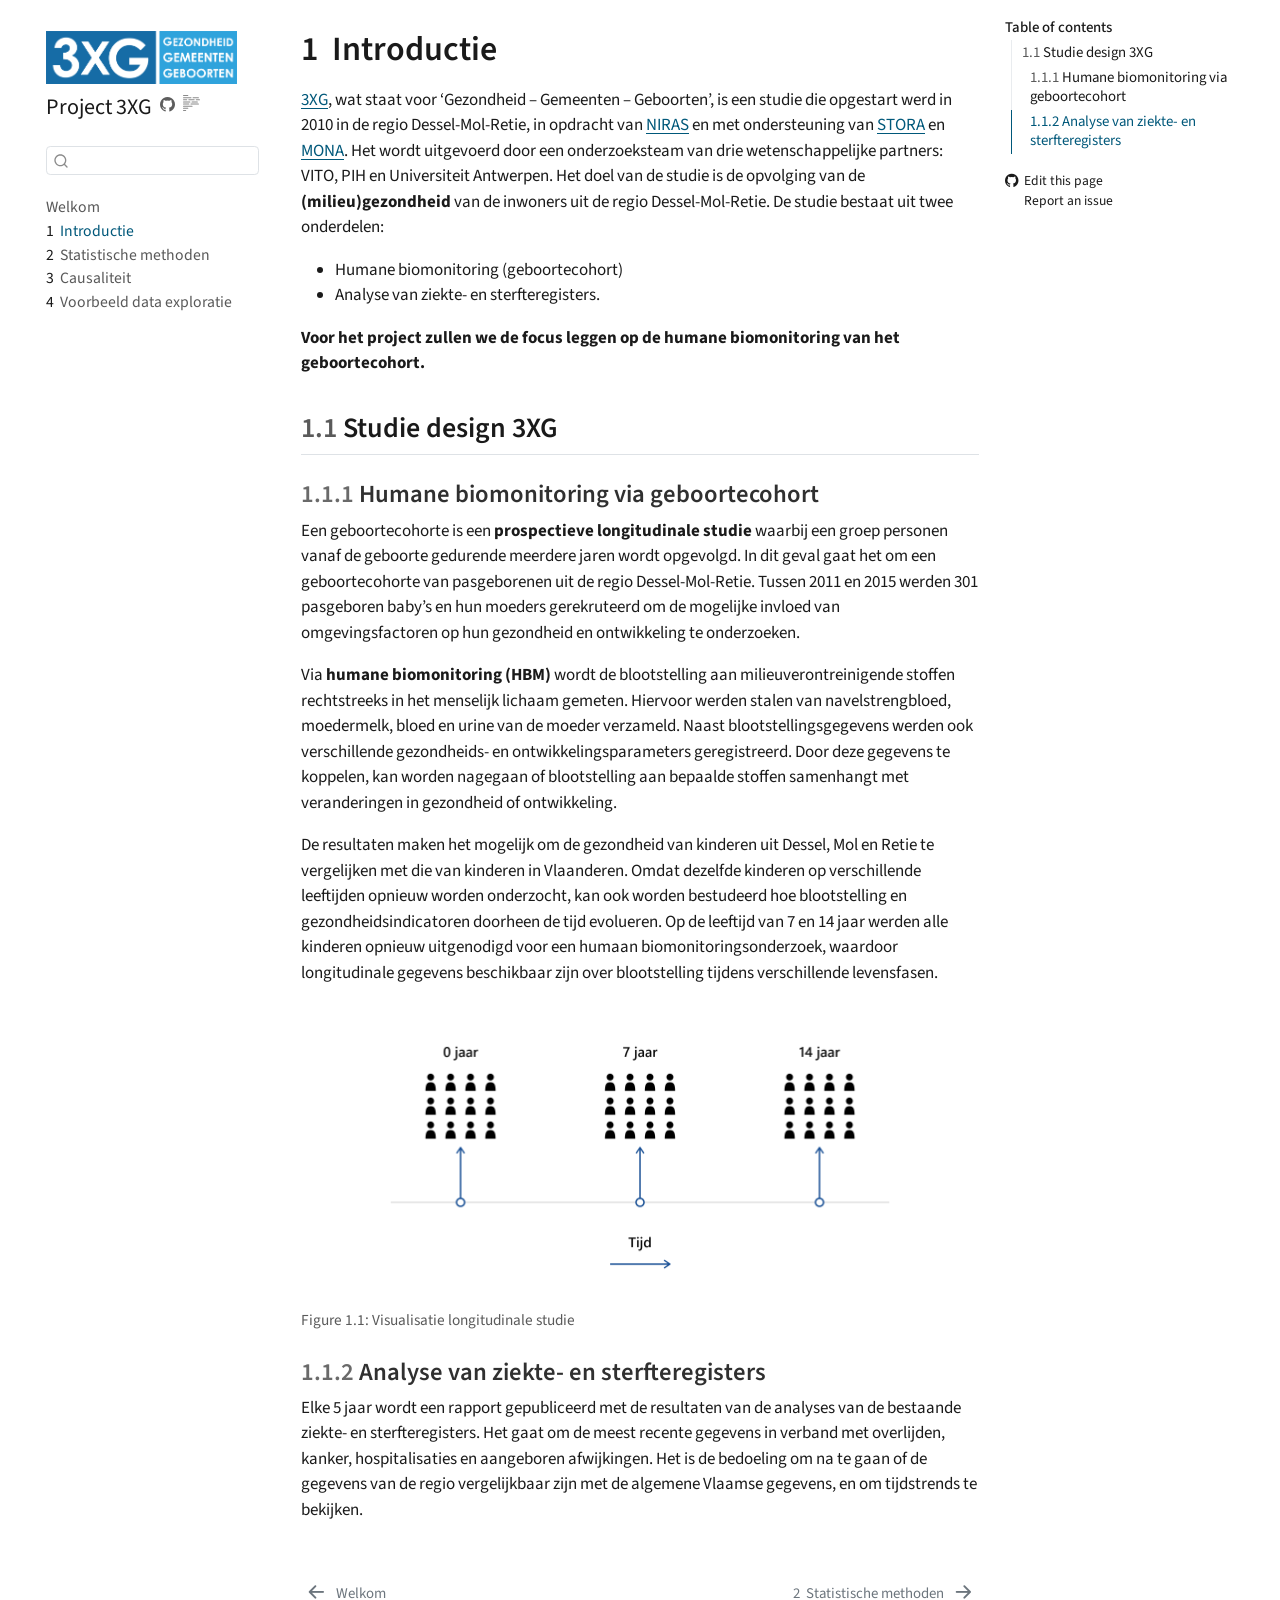
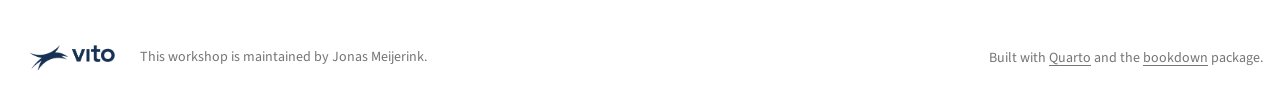
<file: docs/intro.html>
<!DOCTYPE html>
<html xmlns="http://www.w3.org/1999/xhtml" lang="en" xml:lang="en"><head>

<meta charset="utf-8">
<meta name="generator" content="quarto-1.10.18">

<meta name="viewport" content="width=device-width, initial-scale=1.0, user-scalable=yes">

<meta name="author" content="Jonas Meijerink">

<title>1&nbsp; Introductie – Project 3XG</title>
<style>
/* Default styles provided by pandoc.
** See https://pandoc.org/MANUAL.html#variables-for-html for config info.
*/
span.smallcaps{font-variant: small-caps;}
div.columns{display: flex; gap: 1.5em;}
div.column{flex: auto;}
@media screen {
div.columns{gap: min(4vw, 1.5em);}
div.column{overflow-x: auto;}
}
div.hanging-indent{margin-left: 1.5em; text-indent: -1.5em;}
ul.task-list{list-style: none;}
ul.task-list li input[type="checkbox"] {
  width: 0.8em;
  margin: 0 0.8em 0.2em -1em; /* quarto-specific, see https://github.com/quarto-dev/quarto-cli/issues/4556 */ 
  vertical-align: middle;
}
</style>


<script src="site_libs/quarto-nav/quarto-nav.js"></script>
<script src="site_libs/quarto-nav/headroom.min.js"></script>
<script src="site_libs/clipboard/clipboard.min.js"></script>
<script src="site_libs/quarto-search/autocomplete.umd.js"></script>
<script src="site_libs/quarto-search/fuse.min.js"></script>
<script src="site_libs/quarto-search/quarto-search.js"></script>
<meta name="quarto:offset" content="./">
<link href="./statistiek.html" rel="next">
<link href="./index.html" rel="prev">
<script src="site_libs/quarto-html/quarto.js" type="module"></script>
<script src="site_libs/quarto-html/tabsets/tabsets.js" type="module"></script>
<script src="site_libs/quarto-html/popper.min.js"></script>
<script src="site_libs/quarto-html/tippy.umd.min.js"></script>
<script src="site_libs/quarto-html/anchor.min.js"></script>
<link href="site_libs/quarto-html/tippy.css" rel="stylesheet">
<link href="site_libs/quarto-html/quarto-syntax-highlighting-64a204ab8560d761af7679ceaba22944.css" rel="stylesheet" id="quarto-text-highlighting-styles">
<script src="site_libs/bootstrap/bootstrap.min.js"></script>
<link href="site_libs/bootstrap/bootstrap-icons.css" rel="stylesheet">
<link href="site_libs/bootstrap/bootstrap-081637667c24d217134d68a2b34206dd.min.css" rel="stylesheet" append-hash="true" id="quarto-bootstrap" data-mode="light">
<script id="quarto-search-options" type="application/json">{
  "location": "sidebar",
  "copy-button": false,
  "collapse-after": 3,
  "panel-placement": "start",
  "type": "textbox",
  "limit": 50,
  "keyboard-shortcut": [
    "f",
    "/",
    "s"
  ],
  "show-item-context": false,
  "language": {
    "search-no-results-text": "No results",
    "search-matching-documents-text": "matching documents",
    "search-copy-link-title": "Copy link to search",
    "search-hide-matches-text": "Hide additional matches",
    "search-more-match-text": "more match in this document",
    "search-more-matches-text": "more matches in this document",
    "search-clear-button-title": "Clear",
    "search-text-placeholder": "",
    "search-detached-cancel-button-title": "Cancel",
    "search-submit-button-title": "Submit",
    "search-label": "Search"
  }
}</script>


</head>

<body class="nav-sidebar floating quarto-light">

<div id="quarto-search-results"></div>
  <header id="quarto-header" class="headroom fixed-top">
  <nav class="quarto-secondary-nav">
    <div class="container-fluid d-flex">
      <button type="button" class="quarto-btn-toggle btn" data-bs-toggle="collapse" role="button" data-bs-target=".quarto-sidebar-collapse-item" aria-controls="quarto-sidebar" aria-expanded="false" aria-label="Toggle sidebar navigation" onclick="if (window.quartoToggleHeadroom) { window.quartoToggleHeadroom(); }">
        <i class="bi bi-layout-text-sidebar-reverse"></i>
      </button>
        <nav class="quarto-page-breadcrumbs" aria-label="breadcrumb"><ol class="breadcrumb"><li class="breadcrumb-item"><a href="./intro.html"><span class="chapter-number">1</span>&nbsp; <span class="chapter-title">Introductie</span></a></li></ol></nav>
        <a class="flex-grow-1" role="navigation" data-bs-toggle="collapse" data-bs-target=".quarto-sidebar-collapse-item" aria-controls="quarto-sidebar" aria-expanded="false" aria-label="Toggle sidebar navigation" onclick="if (window.quartoToggleHeadroom) { window.quartoToggleHeadroom(); }">      
        </a>
      <button type="button" class="btn quarto-search-button" aria-label="Search" onclick="window.quartoOpenSearch();">
        <i class="bi bi-search"></i>
      </button>
    </div>
  </nav>
</header>
<!-- content -->
<div id="quarto-content" class="quarto-container page-columns page-rows-contents page-layout-article">
<!-- sidebar -->
  <nav id="quarto-sidebar" class="sidebar collapse collapse-horizontal quarto-sidebar-collapse-item sidebar-navigation floating overflow-auto">
    <div class="pt-lg-2 mt-2 text-left sidebar-header sidebar-header-stacked">
      <a href="./index.html" class="sidebar-logo-link">
      <img src="./figures/logo.png" alt="Workshop Logo" class="sidebar-logo light-content py-0 d-lg-inline d-none">
      <img src="./figures/logo.png" alt="Workshop Logo" class="sidebar-logo dark-content py-0 d-lg-inline d-none">
      </a>
    <div class="sidebar-title mb-0 py-0">
      <a href="./">Project 3XG</a> 
        <div class="sidebar-tools-main">
    <a href="https://github.com/MEIJERIJ/Workshop-3XG/" title="Source Code" class="quarto-navigation-tool px-1" aria-label="Source Code"><i class="bi bi-github"></i></a>
  <a href="" class="quarto-reader-toggle quarto-navigation-tool px-1" onclick="window.quartoToggleReader(); return false;" title="Toggle reader mode">
  <div class="quarto-reader-toggle-btn">
  <i class="bi"></i>
  </div>
</a>
</div>
    </div>
      </div>
        <div class="mt-2 flex-shrink-0 align-items-center">
        <div class="sidebar-search">
        <div id="quarto-search" class="" title="Search"></div>
        </div>
        </div>
    <div class="sidebar-menu-container"> 
    <ul class="list-unstyled mt-1">
        <li class="sidebar-item">
  <div class="sidebar-item-container"> 
  <a href="./index.html" class="sidebar-item-text sidebar-link">
 <span class="menu-text">Welkom</span></a>
  </div>
</li>
        <li class="sidebar-item">
  <div class="sidebar-item-container"> 
  <a href="./intro.html" class="sidebar-item-text sidebar-link active">
 <span class="menu-text"><span class="chapter-number">1</span>&nbsp; <span class="chapter-title">Introductie</span></span></a>
  </div>
</li>
        <li class="sidebar-item">
  <div class="sidebar-item-container"> 
  <a href="./statistiek.html" class="sidebar-item-text sidebar-link">
 <span class="menu-text"><span class="chapter-number">2</span>&nbsp; <span class="chapter-title">Statistische methoden</span></span></a>
  </div>
</li>
        <li class="sidebar-item">
  <div class="sidebar-item-container"> 
  <a href="./causaliteit.html" class="sidebar-item-text sidebar-link">
 <span class="menu-text"><span class="chapter-number">3</span>&nbsp; <span class="chapter-title">Causaliteit</span></span></a>
  </div>
</li>
        <li class="sidebar-item">
  <div class="sidebar-item-container"> 
  <a href="./exploration.html" class="sidebar-item-text sidebar-link">
 <span class="menu-text"><span class="chapter-number">4</span>&nbsp; <span class="chapter-title">Voorbeeld data exploratie</span></span></a>
  </div>
</li>
    </ul>
    </div>
</nav>
<div id="quarto-sidebar-glass" class="quarto-sidebar-collapse-item" data-bs-toggle="collapse" data-bs-target=".quarto-sidebar-collapse-item"></div>
<!-- margin-sidebar -->
    <div id="quarto-margin-sidebar" class="sidebar margin-sidebar">
        <nav id="TOC" role="doc-toc" class="toc-active">
    <h2 id="toc-title">Table of contents</h2>
   
  <ul>
  <li><a href="#studie-design-3xg" id="toc-studie-design-3xg" class="nav-link active" data-scroll-target="#studie-design-3xg"><span class="header-section-number">1.1</span> Studie design 3XG</a>
  <ul class="collapse">
  <li><a href="#humane-biomonitoring-via-geboortecohort" id="toc-humane-biomonitoring-via-geboortecohort" class="nav-link" data-scroll-target="#humane-biomonitoring-via-geboortecohort"><span class="header-section-number">1.1.1</span> Humane biomonitoring via geboortecohort</a></li>
  <li><a href="#analyse-van-ziekte--en-sterfteregisters" id="toc-analyse-van-ziekte--en-sterfteregisters" class="nav-link" data-scroll-target="#analyse-van-ziekte--en-sterfteregisters"><span class="header-section-number">1.1.2</span> Analyse van ziekte- en sterfteregisters</a></li>
  </ul></li>
  </ul>
<div class="toc-actions"><ul><li><a href="https://github.com/MEIJERIJ/Workshop-3XG/edit/main/intro.qmd" class="toc-action"><i class="bi bi-github"></i>Edit this page</a></li><li><a href="https://github.com/MEIJERIJ/Workshop-3XG/issues/new" class="toc-action"><i class="bi empty"></i>Report an issue</a></li></ul></div></nav>
    </div>
<!-- main -->
<main class="content" id="quarto-document-content">

<header id="title-block-header" class="quarto-title-block default">
<div class="quarto-title">
<h1 class="title"><span id="sec-intro" class="quarto-section-identifier"><span class="chapter-number">1</span>&nbsp; <span class="chapter-title">Introductie</span></span></h1>
</div>



<div class="quarto-title-meta">

    
  
    
  </div>
  


</header>


<p><a href="https://studie3xg.be/nl">3XG</a>, wat staat voor ‘Gezondheid – Gemeenten – Geboorten’, is een studie die opgestart werd in 2010 in de regio Dessel-Mol-Retie, in opdracht van <a href="https://www.niras.be/">NIRAS</a> en met ondersteuning van <a href="https://www.stora.org/">STORA</a> en <a href="https://www.monavzw.be/">MONA</a>. Het wordt uitgevoerd door een onderzoeksteam van drie wetenschappelijke partners: VITO, PIH en Universiteit Antwerpen. Het doel van de studie is de opvolging van de <strong>(milieu)gezondheid</strong> van de inwoners uit de regio Dessel-Mol-Retie. De studie bestaat uit twee onderdelen:</p>
<ul>
<li>Humane biomonitoring (geboortecohort)</li>
<li>Analyse van ziekte- en sterfteregisters.</li>
</ul>
<p><strong>Voor het project zullen we de focus leggen op de humane biomonitoring van het geboortecohort.</strong></p>
<section id="studie-design-3xg" class="level2" data-number="1.1">
<h2 data-number="1.1" class="anchored" data-anchor-id="studie-design-3xg"><span class="header-section-number">1.1</span> Studie design 3XG</h2>
<section id="humane-biomonitoring-via-geboortecohort" class="level3" data-number="1.1.1">
<h3 data-number="1.1.1" class="anchored" data-anchor-id="humane-biomonitoring-via-geboortecohort"><span class="header-section-number">1.1.1</span> Humane biomonitoring via geboortecohort</h3>
<p>Een geboortecohorte is een <strong>prospectieve longitudinale studie</strong> waarbij een groep personen vanaf de geboorte gedurende meerdere jaren wordt opgevolgd. In dit geval gaat het om een geboortecohorte van pasgeborenen uit de regio Dessel-Mol-Retie. Tussen 2011 en 2015 werden 301 pasgeboren baby’s en hun moeders gerekruteerd om de mogelijke invloed van omgevingsfactoren op hun gezondheid en ontwikkeling te onderzoeken.</p>
<p>Via <strong>humane biomonitoring (HBM)</strong> wordt de blootstelling aan milieuverontreinigende stoffen rechtstreeks in het menselijk lichaam gemeten. Hiervoor werden stalen van navelstrengbloed, moedermelk, bloed en urine van de moeder verzameld. Naast blootstellingsgegevens werden ook verschillende gezondheids- en ontwikkelingsparameters geregistreerd. Door deze gegevens te koppelen, kan worden nagegaan of blootstelling aan bepaalde stoffen samenhangt met veranderingen in gezondheid of ontwikkeling.</p>
<p>De resultaten maken het mogelijk om de gezondheid van kinderen uit Dessel, Mol en Retie te vergelijken met die van kinderen in Vlaanderen. Omdat dezelfde kinderen op verschillende leeftijden opnieuw worden onderzocht, kan ook worden bestudeerd hoe blootstelling en gezondheidsindicatoren doorheen de tijd evolueren. Op de leeftijd van 7 en 14 jaar werden alle kinderen opnieuw uitgenodigd voor een humaan biomonitoringsonderzoek, waardoor longitudinale gegevens beschikbaar zijn over blootstelling tijdens verschillende levensfasen.</p>
<div id="fig-diagram" class="quarto-float quarto-figure quarto-figure-center anchored" data-fig-align="center">
<figure class="quarto-float quarto-float-fig figure">
<div aria-describedby="fig-diagram-caption-0ceaefa1-69ba-4598-a22c-09a6ac19f8ca">
<img src="figures/longitudinale_studie.png" class="img-fluid quarto-figure quarto-figure-center figure-img" style="width:100.0%">
</div>
<figcaption class="quarto-float-caption-bottom quarto-float-caption quarto-float-fig" id="fig-diagram-caption-0ceaefa1-69ba-4598-a22c-09a6ac19f8ca">
Figure&nbsp;1.1: Visualisatie longitudinale studie
</figcaption>
</figure>
</div>
</section>
<section id="analyse-van-ziekte--en-sterfteregisters" class="level3" data-number="1.1.2">
<h3 data-number="1.1.2" class="anchored" data-anchor-id="analyse-van-ziekte--en-sterfteregisters"><span class="header-section-number">1.1.2</span> Analyse van ziekte- en sterfteregisters</h3>
<p>Elke 5 jaar wordt een rapport gepubliceerd met de resultaten van de analyses van de bestaande ziekte- en sterfteregisters. Het gaat om de meest recente gegevens in verband met overlijden, kanker, hospitalisaties en aangeboren afwijkingen. Het is de bedoeling om na te gaan of de gegevens van de regio vergelijkbaar zijn met de algemene Vlaamse gegevens, en om tijdstrends te bekijken.</p>


</section>
</section>

</main> <!-- /main -->
<script id="quarto-html-after-body" type="application/javascript">
  window.document.addEventListener("DOMContentLoaded", function (event) {
    const icon = "";
    const anchorJS = new window.AnchorJS();
    anchorJS.options = {
      placement: 'right',
      icon: icon
    };
    anchorJS.add('.anchored');
    const isCodeAnnotation = (el) => {
      for (const clz of el.classList) {
        if (clz.startsWith('code-annotation-')) {                     
          return true;
        }
      }
      return false;
    }
    const onCopySuccess = function(e) {
      // button target
      const button = e.trigger;
      // don't keep focus
      button.blur();
      // flash "checked"
      button.classList.add('code-copy-button-checked');
      var currentTitle = button.getAttribute("title");
      button.setAttribute("title", "Copied!");
      let tooltip;
      if (window.bootstrap) {
        button.setAttribute("data-bs-toggle", "tooltip");
        button.setAttribute("data-bs-placement", "left");
        button.setAttribute("data-bs-title", "Copied!");
        tooltip = new bootstrap.Tooltip(button, 
          { trigger: "manual", 
            customClass: "code-copy-button-tooltip",
            offset: [0, -8]});
        tooltip.show();    
      }
      setTimeout(function() {
        if (tooltip) {
          tooltip.hide();
          button.removeAttribute("data-bs-title");
          button.removeAttribute("data-bs-toggle");
          button.removeAttribute("data-bs-placement");
        }
        button.setAttribute("title", currentTitle);
        button.classList.remove('code-copy-button-checked');
      }, 1000);
      // clear code selection
      e.clearSelection();
    }
    const getTextToCopy = function(trigger) {
      const outerScaffold = trigger.parentElement.cloneNode(true);
      const codeEl = outerScaffold.querySelector('code');
      for (const childEl of codeEl.children) {
        if (isCodeAnnotation(childEl)) {
          childEl.remove();
        }
      }
      return codeEl.innerText;
    }
    const clipboard = new window.ClipboardJS('.code-copy-button:not([data-in-quarto-modal])', {
      text: getTextToCopy
    });
    clipboard.on('success', onCopySuccess);
    if (window.document.getElementById('quarto-embedded-source-code-modal')) {
      const clipboardModal = new window.ClipboardJS('.code-copy-button[data-in-quarto-modal]', {
        text: getTextToCopy,
        container: window.document.getElementById('quarto-embedded-source-code-modal')
      });
      clipboardModal.on('success', onCopySuccess);
    }
      var localhostRegex = new RegExp(/^(?:http|https):\/\/localhost\:?[0-9]*\//);
      var mailtoRegex = new RegExp(/^mailto:/);
        var filterRegex = new RegExp("https:\/\/meijerij\.github\.io\/Workshop-3XG\/");
      var isInternal = (href) => {
          return filterRegex.test(href) || localhostRegex.test(href) || mailtoRegex.test(href);
      }
      // Inspect non-navigation links and adorn them if external
     var links = window.document.querySelectorAll('a[href]:not(.nav-link):not(.navbar-brand):not(.toc-action):not(.sidebar-link):not(.sidebar-item-toggle):not(.pagination-link):not(.no-external):not([aria-hidden]):not(.dropdown-item):not(.quarto-navigation-tool):not(.about-link)');
      for (var i=0; i<links.length; i++) {
        const link = links[i];
        if (!isInternal(link.href)) {
          // undo the damage that might have been done by quarto-nav.js in the case of
          // links that we want to consider external
          if (link.dataset.originalHref !== undefined) {
            link.href = link.dataset.originalHref;
          }
        }
      }
    function tippyHover(el, contentFn, onTriggerFn, onUntriggerFn) {
      const config = {
        allowHTML: true,
        maxWidth: 500,
        delay: 100,
        arrow: false,
        appendTo: function(el) {
            return el.parentElement;
        },
        interactive: true,
        interactiveBorder: 10,
        theme: 'quarto',
        placement: 'bottom-start',
      };
      if (contentFn) {
        config.content = contentFn;
      }
      if (onTriggerFn) {
        config.onTrigger = onTriggerFn;
      }
      if (onUntriggerFn) {
        config.onUntrigger = onUntriggerFn;
      }
      window.tippy(el, config); 
    }
    const noterefs = window.document.querySelectorAll('a[role="doc-noteref"]');
    for (var i=0; i<noterefs.length; i++) {
      const ref = noterefs[i];
      tippyHover(ref, function() {
        // use id or data attribute instead here
        let href = ref.getAttribute('data-footnote-href') || ref.getAttribute('href');
        try { href = new URL(href).hash; } catch {}
        const id = href.replace(/^#\/?/, "");
        const note = window.document.getElementById(id);
        if (note) {
          return note.innerHTML;
        } else {
          return "";
        }
      });
    }
    const xrefs = window.document.querySelectorAll('a.quarto-xref');
    const processXRef = (id, note) => {
      // Strip column container classes
      const stripColumnClz = (el) => {
        el.classList.remove("page-full", "page-columns");
        if (el.children) {
          for (const child of el.children) {
            stripColumnClz(child);
          }
        }
      }
      stripColumnClz(note)
      if (id === null || id.startsWith('sec-')) {
        // Special case sections, only their first couple elements
        const container = document.createElement("div");
        if (note.children && note.children.length > 2) {
          container.appendChild(note.children[0].cloneNode(true));
          for (let i = 1; i < note.children.length; i++) {
            const child = note.children[i];
            if (child.tagName === "P" && child.innerText === "") {
              continue;
            } else {
              container.appendChild(child.cloneNode(true));
              break;
            }
          }
          if (window.Quarto?.typesetMath) {
            window.Quarto.typesetMath(container);
          }
          return container.innerHTML
        } else {
          if (window.Quarto?.typesetMath) {
            window.Quarto.typesetMath(note);
          }
          return note.innerHTML;
        }
      } else {
        // Remove any anchor links if they are present
        const anchorLink = note.querySelector('a.anchorjs-link');
        if (anchorLink) {
          anchorLink.remove();
        }
        if (window.Quarto?.typesetMath) {
          window.Quarto.typesetMath(note);
        }
        if (note.classList.contains("callout")) {
          return note.outerHTML;
        } else {
          return note.innerHTML;
        }
      }
    }
    for (var i=0; i<xrefs.length; i++) {
      const xref = xrefs[i];
      tippyHover(xref, undefined, function(instance) {
        instance.disable();
        let url = xref.getAttribute('href');
        let hash = undefined; 
        if (url.startsWith('#')) {
          hash = url;
        } else {
          try { hash = new URL(url).hash; } catch {}
        }
        if (hash) {
          const id = hash.replace(/^#\/?/, "");
          const note = window.document.getElementById(id);
          if (note !== null) {
            try {
              const html = processXRef(id, note.cloneNode(true));
              instance.setContent(html);
            } finally {
              instance.enable();
              instance.show();
            }
          } else {
            // See if we can fetch this
            fetch(url.split('#')[0])
            .then(res => res.text())
            .then(html => {
              const parser = new DOMParser();
              const htmlDoc = parser.parseFromString(html, "text/html");
              const note = htmlDoc.getElementById(id);
              if (note !== null) {
                const html = processXRef(id, note);
                instance.setContent(html);
              } 
            }).finally(() => {
              instance.enable();
              instance.show();
            });
          }
        } else {
          // See if we can fetch a full url (with no hash to target)
          // This is a special case and we should probably do some content thinning / targeting
          fetch(url)
          .then(res => res.text())
          .then(html => {
            const parser = new DOMParser();
            const htmlDoc = parser.parseFromString(html, "text/html");
            const note = htmlDoc.querySelector('main.content');
            if (note !== null) {
              // This should only happen for chapter cross references
              // (since there is no id in the URL)
              // remove the first header
              if (note.children.length > 0 && note.children[0].tagName === "HEADER") {
                note.children[0].remove();
              }
              const html = processXRef(null, note);
              instance.setContent(html);
            } 
          }).finally(() => {
            instance.enable();
            instance.show();
          });
        }
      }, function(instance) {
      });
    }
        let selectedAnnoteEl;
        const selectorForAnnotation = ( cell, annotation) => {
          let cellAttr = 'data-code-cell="' + cell + '"';
          let lineAttr = 'data-code-annotation="' +  annotation + '"';
          const selector = 'span[' + cellAttr + '][' + lineAttr + ']';
          return selector;
        }
        const selectCodeLines = (annoteEl) => {
          const doc = window.document;
          const targetCell = annoteEl.getAttribute("data-target-cell");
          const targetAnnotation = annoteEl.getAttribute("data-target-annotation");
          const annoteSpan = window.document.querySelector(selectorForAnnotation(targetCell, targetAnnotation));
          const lines = annoteSpan.getAttribute("data-code-lines").split(",");
          const lineIds = lines.map((line) => {
            return targetCell + "-" + line;
          })
          let top = null;
          let height = null;
          let parent = null;
          if (lineIds.length > 0) {
              //compute the position of the single el (top and bottom and make a div)
              const el = window.document.getElementById(lineIds[0]);
              top = el.offsetTop;
              height = el.offsetHeight;
              parent = el.parentElement.parentElement;
            if (lineIds.length > 1) {
              const lastEl = window.document.getElementById(lineIds[lineIds.length - 1]);
              const bottom = lastEl.offsetTop + lastEl.offsetHeight;
              height = bottom - top;
            }
            if (top !== null && height !== null && parent !== null) {
              // cook up a div (if necessary) and position it 
              let div = window.document.getElementById("code-annotation-line-highlight");
              if (div === null) {
                div = window.document.createElement("div");
                div.setAttribute("id", "code-annotation-line-highlight");
                div.style.position = 'absolute';
                parent.appendChild(div);
              }
              div.style.top = top - 2 + "px";
              div.style.height = height + 4 + "px";
              div.style.left = 0;
              let gutterDiv = window.document.getElementById("code-annotation-line-highlight-gutter");
              if (gutterDiv === null) {
                gutterDiv = window.document.createElement("div");
                gutterDiv.setAttribute("id", "code-annotation-line-highlight-gutter");
                gutterDiv.style.position = 'absolute';
                const codeCell = window.document.getElementById(targetCell);
                const gutter = codeCell.querySelector('.code-annotation-gutter');
                gutter.appendChild(gutterDiv);
              }
              gutterDiv.style.top = top - 2 + "px";
              gutterDiv.style.height = height + 4 + "px";
            }
            selectedAnnoteEl = annoteEl;
          }
        };
        const unselectCodeLines = () => {
          const elementsIds = ["code-annotation-line-highlight", "code-annotation-line-highlight-gutter"];
          elementsIds.forEach((elId) => {
            const div = window.document.getElementById(elId);
            if (div) {
              div.remove();
            }
          });
          selectedAnnoteEl = undefined;
        };
          // Handle positioning of the toggle
      window.addEventListener(
        "resize",
        throttle(() => {
          elRect = undefined;
          if (selectedAnnoteEl) {
            selectCodeLines(selectedAnnoteEl);
          }
        }, 10)
      );
      function throttle(fn, ms) {
      let throttle = false;
      let timer;
        return (...args) => {
          if(!throttle) { // first call gets through
              fn.apply(this, args);
              throttle = true;
          } else { // all the others get throttled
              if(timer) clearTimeout(timer); // cancel #2
              timer = setTimeout(() => {
                fn.apply(this, args);
                timer = throttle = false;
              }, ms);
          }
        };
      }
        // Attach click handler to the DT
        const annoteDls = window.document.querySelectorAll('dt[data-target-cell]');
        for (const annoteDlNode of annoteDls) {
          annoteDlNode.addEventListener('click', (event) => {
            const clickedEl = event.target;
            if (clickedEl !== selectedAnnoteEl) {
              unselectCodeLines();
              const activeEl = window.document.querySelector('dt[data-target-cell].code-annotation-active');
              if (activeEl) {
                activeEl.classList.remove('code-annotation-active');
              }
              selectCodeLines(clickedEl);
              clickedEl.classList.add('code-annotation-active');
            } else {
              // Unselect the line
              unselectCodeLines();
              clickedEl.classList.remove('code-annotation-active');
            }
          });
        }
    const findCites = (el) => {
      const parentEl = el.parentElement;
      if (parentEl) {
        const cites = parentEl.dataset.cites;
        if (cites) {
          return {
            el,
            cites: cites.split(' ')
          };
        } else {
          return findCites(el.parentElement)
        }
      } else {
        return undefined;
      }
    };
    var bibliorefs = window.document.querySelectorAll('a[role="doc-biblioref"]');
    for (var i=0; i<bibliorefs.length; i++) {
      const ref = bibliorefs[i];
      const citeInfo = findCites(ref);
      if (citeInfo) {
        tippyHover(citeInfo.el, function() {
          var popup = window.document.createElement('div');
          citeInfo.cites.forEach(function(cite) {
            var citeDiv = window.document.createElement('div');
            citeDiv.classList.add('hanging-indent');
            citeDiv.classList.add('csl-entry');
            var biblioDiv = window.document.getElementById('ref-' + cite);
            if (biblioDiv) {
              citeDiv.innerHTML = biblioDiv.innerHTML;
            }
            popup.appendChild(citeDiv);
          });
          return popup.innerHTML;
        });
      }
    }
  });
  </script>
<nav class="page-navigation">
  <div class="nav-page nav-page-previous">
      <a href="./index.html" class="pagination-link" aria-label="Welkom">
        <i class="bi bi-arrow-left-short"></i> <span class="nav-page-text">Welkom</span>
      </a>          
  </div>
  <div class="nav-page nav-page-next">
      <a href="./statistiek.html" class="pagination-link" aria-label="Statistische methoden">
        <span class="nav-page-text"><span class="chapter-number">2</span>&nbsp; <span class="chapter-title">Statistische methoden</span></span> <i class="bi bi-arrow-right-short"></i>
      </a>
  </div>
</nav>
</div> <!-- /content -->
<footer class="footer">
  <div class="nav-footer">
    <div class="nav-footer-left">
<p><img src="figures/vito-logo_blue.png" height="40px" style="vertical-align: middle; margin-right: 10px;"> This workshop is maintained by Jonas Meijerink.</p>
</div>   
    <div class="nav-footer-center">
      &nbsp;
    <div class="toc-actions d-sm-block d-md-none"><ul><li><a href="https://github.com/MEIJERIJ/Workshop-3XG/edit/main/intro.qmd" class="toc-action"><i class="bi bi-github"></i>Edit this page</a></li><li><a href="https://github.com/MEIJERIJ/Workshop-3XG/issues/new" class="toc-action"><i class="bi empty"></i>Report an issue</a></li></ul></div></div>
    <div class="nav-footer-right">
<p>Built with <a href="https://quarto.org/">Quarto</a> and the <a href="https://bookdown.org/">bookdown</a> package.</p>
</div>
  </div>
</footer>




</body></html>
</file>
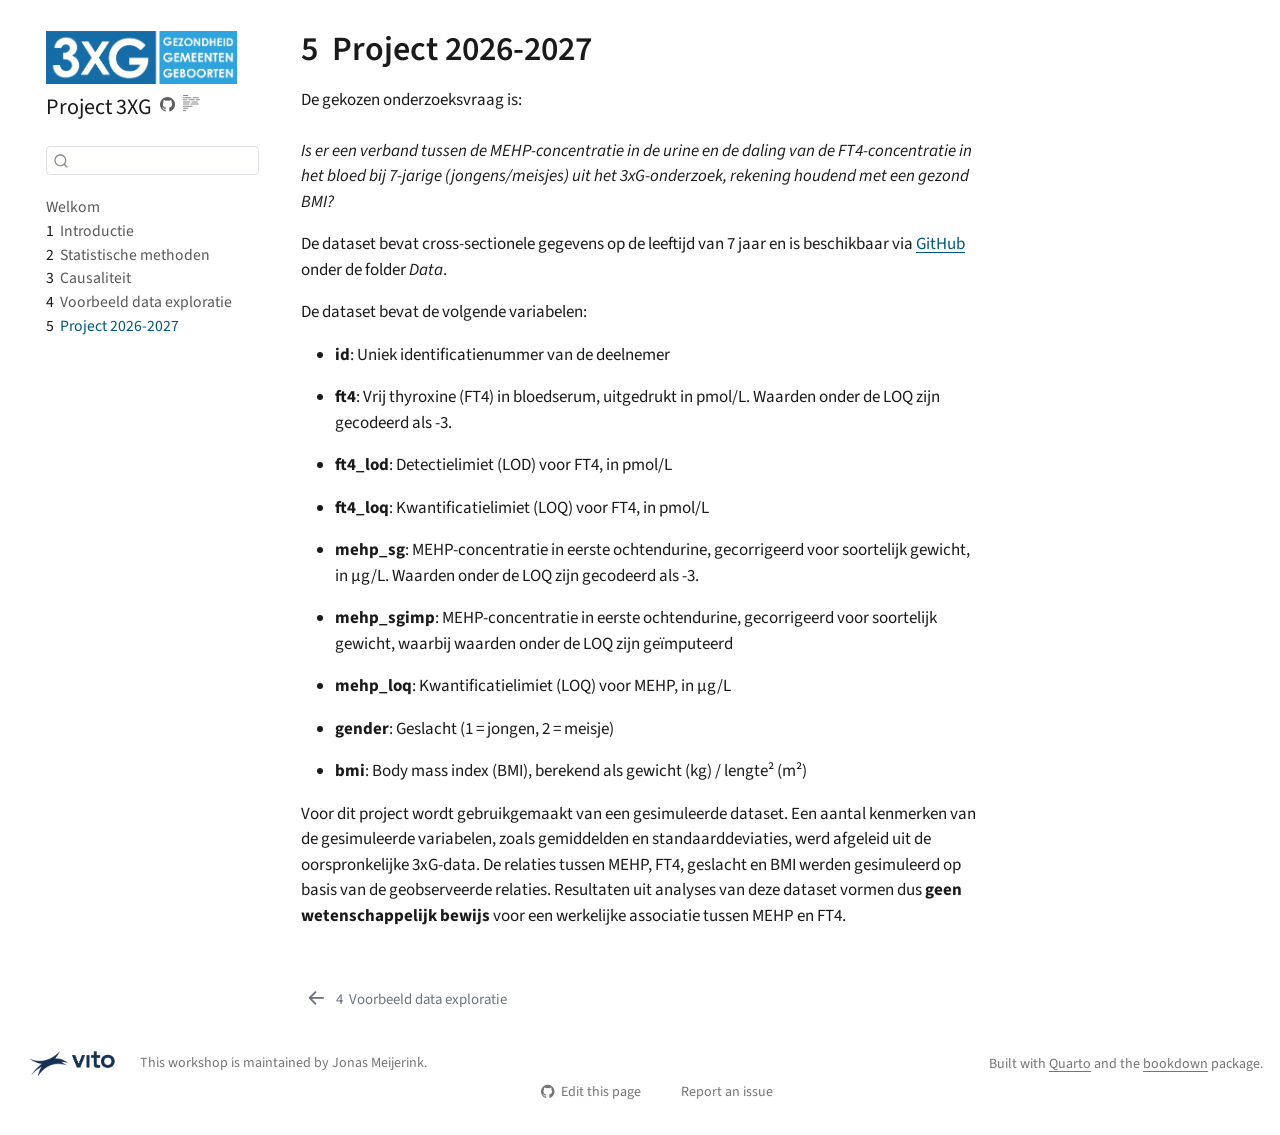
<file: docs/Project_2026-2027_Thomas_More.html>
<!DOCTYPE html>
<html xmlns="http://www.w3.org/1999/xhtml" lang="en" xml:lang="en"><head>

<meta charset="utf-8">
<meta name="generator" content="quarto-1.10.18">

<meta name="viewport" content="width=device-width, initial-scale=1.0, user-scalable=yes">

<meta name="author" content="Jonas Meijerink">

<title>5&nbsp; Project 2026-2027 – Project 3XG</title>
<style>
/* Default styles provided by pandoc.
** See https://pandoc.org/MANUAL.html#variables-for-html for config info.
*/
span.smallcaps{font-variant: small-caps;}
div.columns{display: flex; gap: 1.5em;}
div.column{flex: auto;}
@media screen {
div.columns{gap: min(4vw, 1.5em);}
div.column{overflow-x: auto;}
}
div.hanging-indent{margin-left: 1.5em; text-indent: -1.5em;}
ul.task-list{list-style: none;}
ul.task-list li input[type="checkbox"] {
  width: 0.8em;
  margin: 0 0.8em 0.2em -1em; /* quarto-specific, see https://github.com/quarto-dev/quarto-cli/issues/4556 */ 
  vertical-align: middle;
}
</style>


<script src="site_libs/quarto-nav/quarto-nav.js"></script>
<script src="site_libs/quarto-nav/headroom.min.js"></script>
<script src="site_libs/clipboard/clipboard.min.js"></script>
<script src="site_libs/quarto-search/autocomplete.umd.js"></script>
<script src="site_libs/quarto-search/fuse.min.js"></script>
<script src="site_libs/quarto-search/quarto-search.js"></script>
<meta name="quarto:offset" content="./">
<link href="./exploration.html" rel="prev">
<script src="site_libs/quarto-html/quarto.js" type="module"></script>
<script src="site_libs/quarto-html/tabsets/tabsets.js" type="module"></script>
<script src="site_libs/quarto-html/popper.min.js"></script>
<script src="site_libs/quarto-html/tippy.umd.min.js"></script>
<script src="site_libs/quarto-html/anchor.min.js"></script>
<link href="site_libs/quarto-html/tippy.css" rel="stylesheet">
<link href="site_libs/quarto-html/quarto-syntax-highlighting-64a204ab8560d761af7679ceaba22944.css" rel="stylesheet" id="quarto-text-highlighting-styles">
<script src="site_libs/bootstrap/bootstrap.min.js"></script>
<link href="site_libs/bootstrap/bootstrap-icons.css" rel="stylesheet">
<link href="site_libs/bootstrap/bootstrap-081637667c24d217134d68a2b34206dd.min.css" rel="stylesheet" append-hash="true" id="quarto-bootstrap" data-mode="light">
<script id="quarto-search-options" type="application/json">{
  "location": "sidebar",
  "copy-button": false,
  "collapse-after": 3,
  "panel-placement": "start",
  "type": "textbox",
  "limit": 50,
  "keyboard-shortcut": [
    "f",
    "/",
    "s"
  ],
  "show-item-context": false,
  "language": {
    "search-no-results-text": "No results",
    "search-matching-documents-text": "matching documents",
    "search-copy-link-title": "Copy link to search",
    "search-hide-matches-text": "Hide additional matches",
    "search-more-match-text": "more match in this document",
    "search-more-matches-text": "more matches in this document",
    "search-clear-button-title": "Clear",
    "search-text-placeholder": "",
    "search-detached-cancel-button-title": "Cancel",
    "search-submit-button-title": "Submit",
    "search-label": "Search"
  }
}</script>


</head>

<body class="nav-sidebar floating quarto-light">

<div id="quarto-search-results"></div>
  <header id="quarto-header" class="headroom fixed-top">
  <nav class="quarto-secondary-nav">
    <div class="container-fluid d-flex">
      <button type="button" class="quarto-btn-toggle btn" data-bs-toggle="collapse" role="button" data-bs-target=".quarto-sidebar-collapse-item" aria-controls="quarto-sidebar" aria-expanded="false" aria-label="Toggle sidebar navigation" onclick="if (window.quartoToggleHeadroom) { window.quartoToggleHeadroom(); }">
        <i class="bi bi-layout-text-sidebar-reverse"></i>
      </button>
        <nav class="quarto-page-breadcrumbs" aria-label="breadcrumb"><ol class="breadcrumb"><li class="breadcrumb-item"><a href="./Project_2026-2027_Thomas_More.html"><span class="chapter-number">5</span>&nbsp; <span class="chapter-title">Project 2026-2027</span></a></li></ol></nav>
        <a class="flex-grow-1" role="navigation" data-bs-toggle="collapse" data-bs-target=".quarto-sidebar-collapse-item" aria-controls="quarto-sidebar" aria-expanded="false" aria-label="Toggle sidebar navigation" onclick="if (window.quartoToggleHeadroom) { window.quartoToggleHeadroom(); }">      
        </a>
      <button type="button" class="btn quarto-search-button" aria-label="Search" onclick="window.quartoOpenSearch();">
        <i class="bi bi-search"></i>
      </button>
    </div>
  </nav>
</header>
<!-- content -->
<div id="quarto-content" class="quarto-container page-columns page-rows-contents page-layout-article">
<!-- sidebar -->
  <nav id="quarto-sidebar" class="sidebar collapse collapse-horizontal quarto-sidebar-collapse-item sidebar-navigation floating overflow-auto">
    <div class="pt-lg-2 mt-2 text-left sidebar-header sidebar-header-stacked">
      <a href="./index.html" class="sidebar-logo-link">
      <img src="./figures/logo.png" alt="Workshop Logo" class="sidebar-logo light-content py-0 d-lg-inline d-none">
      <img src="./figures/logo.png" alt="Workshop Logo" class="sidebar-logo dark-content py-0 d-lg-inline d-none">
      </a>
    <div class="sidebar-title mb-0 py-0">
      <a href="./">Project 3XG</a> 
        <div class="sidebar-tools-main">
    <a href="https://github.com/MEIJERIJ/Workshop-3XG/" title="Source Code" class="quarto-navigation-tool px-1" aria-label="Source Code"><i class="bi bi-github"></i></a>
  <a href="" class="quarto-reader-toggle quarto-navigation-tool px-1" onclick="window.quartoToggleReader(); return false;" title="Toggle reader mode">
  <div class="quarto-reader-toggle-btn">
  <i class="bi"></i>
  </div>
</a>
</div>
    </div>
      </div>
        <div class="mt-2 flex-shrink-0 align-items-center">
        <div class="sidebar-search">
        <div id="quarto-search" class="" title="Search"></div>
        </div>
        </div>
    <div class="sidebar-menu-container"> 
    <ul class="list-unstyled mt-1">
        <li class="sidebar-item">
  <div class="sidebar-item-container"> 
  <a href="./index.html" class="sidebar-item-text sidebar-link">
 <span class="menu-text">Welkom</span></a>
  </div>
</li>
        <li class="sidebar-item">
  <div class="sidebar-item-container"> 
  <a href="./intro.html" class="sidebar-item-text sidebar-link">
 <span class="menu-text"><span class="chapter-number">1</span>&nbsp; <span class="chapter-title">Introductie</span></span></a>
  </div>
</li>
        <li class="sidebar-item">
  <div class="sidebar-item-container"> 
  <a href="./statistiek.html" class="sidebar-item-text sidebar-link">
 <span class="menu-text"><span class="chapter-number">2</span>&nbsp; <span class="chapter-title">Statistische methoden</span></span></a>
  </div>
</li>
        <li class="sidebar-item">
  <div class="sidebar-item-container"> 
  <a href="./causaliteit.html" class="sidebar-item-text sidebar-link">
 <span class="menu-text"><span class="chapter-number">3</span>&nbsp; <span class="chapter-title">Causaliteit</span></span></a>
  </div>
</li>
        <li class="sidebar-item">
  <div class="sidebar-item-container"> 
  <a href="./exploration.html" class="sidebar-item-text sidebar-link">
 <span class="menu-text"><span class="chapter-number">4</span>&nbsp; <span class="chapter-title">Voorbeeld data exploratie</span></span></a>
  </div>
</li>
        <li class="sidebar-item">
  <div class="sidebar-item-container"> 
  <a href="./Project_2026-2027_Thomas_More.html" class="sidebar-item-text sidebar-link active">
 <span class="menu-text"><span class="chapter-number">5</span>&nbsp; <span class="chapter-title">Project 2026-2027</span></span></a>
  </div>
</li>
    </ul>
    </div>
</nav>
<div id="quarto-sidebar-glass" class="quarto-sidebar-collapse-item" data-bs-toggle="collapse" data-bs-target=".quarto-sidebar-collapse-item"></div>
<!-- margin-sidebar -->
    <div id="quarto-margin-sidebar" class="sidebar margin-sidebar zindex-bottom">
        
    </div>
<!-- main -->
<main class="content" id="quarto-document-content">

<header id="title-block-header" class="quarto-title-block default">
<div class="quarto-title">
<h1 class="title"><span class="chapter-number">5</span>&nbsp; <span class="chapter-title">Project 2026-2027</span></h1>
</div>



<div class="quarto-title-meta">

    
  
    
  </div>
  


</header>


<p>De gekozen onderzoeksvraag is:<br>
<br>
<em>Is er een verband tussen de MEHP-concentratie in de urine en de daling van de FT4-concentratie in het bloed bij 7-jarige (jongens/meisjes) uit het 3xG-onderzoek, rekening houdend met een gezond BMI?</em></p>
<p>De dataset bevat cross-sectionele gegevens op de leeftijd van 7 jaar en is beschikbaar via <a href="https://github.com/MEIJERIJ/Workshop-3XG">GitHub</a> onder de folder <em>Data</em>.</p>
<p>De dataset bevat de volgende variabelen:</p>
<ul>
<li><p><strong>id</strong>: Uniek identificatienummer van de deelnemer</p></li>
<li><p><strong>ft4</strong>: Vrij thyroxine (FT4) in bloedserum, uitgedrukt in pmol/L. Waarden onder de LOQ zijn gecodeerd als -3.</p></li>
<li><p><strong>ft4_lod</strong>: Detectielimiet (LOD) voor FT4, in pmol/L</p></li>
<li><p><strong>ft4_loq</strong>: Kwantificatielimiet (LOQ) voor FT4, in pmol/L</p></li>
<li><p><strong>mehp_sg</strong>: MEHP-concentratie in eerste ochtendurine, gecorrigeerd voor soortelijk gewicht, in µg/L. Waarden onder de LOQ zijn gecodeerd als -3.</p></li>
<li><p><strong>mehp_sgimp</strong>: MEHP-concentratie in eerste ochtendurine, gecorrigeerd voor soortelijk gewicht, waarbij waarden onder de LOQ zijn geïmputeerd</p></li>
<li><p><strong>mehp_loq</strong>: Kwantificatielimiet (LOQ) voor MEHP, in µg/L</p></li>
<li><p><strong>gender</strong>: Geslacht (1 = jongen, 2 = meisje)</p></li>
<li><p><strong>bmi</strong>: Body mass index (BMI), berekend als gewicht (kg) / lengte² (m²)</p></li>
</ul>
<p>Voor dit project wordt gebruikgemaakt van een gesimuleerde dataset. Een aantal kenmerken van de gesimuleerde variabelen, zoals gemiddelden en standaarddeviaties, werd afgeleid uit de oorspronkelijke 3xG-data. De relaties tussen MEHP, FT4, geslacht en BMI werden gesimuleerd op basis van de geobserveerde relaties. Resultaten uit analyses van deze dataset vormen dus <strong>geen wetenschappelijk bewijs</strong> voor een werkelijke associatie tussen MEHP en FT4.</p>



</main> <!-- /main -->
<script id="quarto-html-after-body" type="application/javascript">
  window.document.addEventListener("DOMContentLoaded", function (event) {
    const icon = "";
    const anchorJS = new window.AnchorJS();
    anchorJS.options = {
      placement: 'right',
      icon: icon
    };
    anchorJS.add('.anchored');
    const isCodeAnnotation = (el) => {
      for (const clz of el.classList) {
        if (clz.startsWith('code-annotation-')) {                     
          return true;
        }
      }
      return false;
    }
    const onCopySuccess = function(e) {
      // button target
      const button = e.trigger;
      // don't keep focus
      button.blur();
      // flash "checked"
      button.classList.add('code-copy-button-checked');
      var currentTitle = button.getAttribute("title");
      button.setAttribute("title", "Copied!");
      let tooltip;
      if (window.bootstrap) {
        button.setAttribute("data-bs-toggle", "tooltip");
        button.setAttribute("data-bs-placement", "left");
        button.setAttribute("data-bs-title", "Copied!");
        tooltip = new bootstrap.Tooltip(button, 
          { trigger: "manual", 
            customClass: "code-copy-button-tooltip",
            offset: [0, -8]});
        tooltip.show();    
      }
      setTimeout(function() {
        if (tooltip) {
          tooltip.hide();
          button.removeAttribute("data-bs-title");
          button.removeAttribute("data-bs-toggle");
          button.removeAttribute("data-bs-placement");
        }
        button.setAttribute("title", currentTitle);
        button.classList.remove('code-copy-button-checked');
      }, 1000);
      // clear code selection
      e.clearSelection();
    }
    const getTextToCopy = function(trigger) {
      const outerScaffold = trigger.parentElement.cloneNode(true);
      const codeEl = outerScaffold.querySelector('code');
      for (const childEl of codeEl.children) {
        if (isCodeAnnotation(childEl)) {
          childEl.remove();
        }
      }
      return codeEl.innerText;
    }
    const clipboard = new window.ClipboardJS('.code-copy-button:not([data-in-quarto-modal])', {
      text: getTextToCopy
    });
    clipboard.on('success', onCopySuccess);
    if (window.document.getElementById('quarto-embedded-source-code-modal')) {
      const clipboardModal = new window.ClipboardJS('.code-copy-button[data-in-quarto-modal]', {
        text: getTextToCopy,
        container: window.document.getElementById('quarto-embedded-source-code-modal')
      });
      clipboardModal.on('success', onCopySuccess);
    }
      var localhostRegex = new RegExp(/^(?:http|https):\/\/localhost\:?[0-9]*\//);
      var mailtoRegex = new RegExp(/^mailto:/);
        var filterRegex = new RegExp("https:\/\/meijerij\.github\.io\/Workshop-3XG\/");
      var isInternal = (href) => {
          return filterRegex.test(href) || localhostRegex.test(href) || mailtoRegex.test(href);
      }
      // Inspect non-navigation links and adorn them if external
     var links = window.document.querySelectorAll('a[href]:not(.nav-link):not(.navbar-brand):not(.toc-action):not(.sidebar-link):not(.sidebar-item-toggle):not(.pagination-link):not(.no-external):not([aria-hidden]):not(.dropdown-item):not(.quarto-navigation-tool):not(.about-link)');
      for (var i=0; i<links.length; i++) {
        const link = links[i];
        if (!isInternal(link.href)) {
          // undo the damage that might have been done by quarto-nav.js in the case of
          // links that we want to consider external
          if (link.dataset.originalHref !== undefined) {
            link.href = link.dataset.originalHref;
          }
        }
      }
    function tippyHover(el, contentFn, onTriggerFn, onUntriggerFn) {
      const config = {
        allowHTML: true,
        maxWidth: 500,
        delay: 100,
        arrow: false,
        appendTo: function(el) {
            return el.parentElement;
        },
        interactive: true,
        interactiveBorder: 10,
        theme: 'quarto',
        placement: 'bottom-start',
      };
      if (contentFn) {
        config.content = contentFn;
      }
      if (onTriggerFn) {
        config.onTrigger = onTriggerFn;
      }
      if (onUntriggerFn) {
        config.onUntrigger = onUntriggerFn;
      }
      window.tippy(el, config); 
    }
    const noterefs = window.document.querySelectorAll('a[role="doc-noteref"]');
    for (var i=0; i<noterefs.length; i++) {
      const ref = noterefs[i];
      tippyHover(ref, function() {
        // use id or data attribute instead here
        let href = ref.getAttribute('data-footnote-href') || ref.getAttribute('href');
        try { href = new URL(href).hash; } catch {}
        const id = href.replace(/^#\/?/, "");
        const note = window.document.getElementById(id);
        if (note) {
          return note.innerHTML;
        } else {
          return "";
        }
      });
    }
    const xrefs = window.document.querySelectorAll('a.quarto-xref');
    const processXRef = (id, note) => {
      // Strip column container classes
      const stripColumnClz = (el) => {
        el.classList.remove("page-full", "page-columns");
        if (el.children) {
          for (const child of el.children) {
            stripColumnClz(child);
          }
        }
      }
      stripColumnClz(note)
      if (id === null || id.startsWith('sec-')) {
        // Special case sections, only their first couple elements
        const container = document.createElement("div");
        if (note.children && note.children.length > 2) {
          container.appendChild(note.children[0].cloneNode(true));
          for (let i = 1; i < note.children.length; i++) {
            const child = note.children[i];
            if (child.tagName === "P" && child.innerText === "") {
              continue;
            } else {
              container.appendChild(child.cloneNode(true));
              break;
            }
          }
          if (window.Quarto?.typesetMath) {
            window.Quarto.typesetMath(container);
          }
          return container.innerHTML
        } else {
          if (window.Quarto?.typesetMath) {
            window.Quarto.typesetMath(note);
          }
          return note.innerHTML;
        }
      } else {
        // Remove any anchor links if they are present
        const anchorLink = note.querySelector('a.anchorjs-link');
        if (anchorLink) {
          anchorLink.remove();
        }
        if (window.Quarto?.typesetMath) {
          window.Quarto.typesetMath(note);
        }
        if (note.classList.contains("callout")) {
          return note.outerHTML;
        } else {
          return note.innerHTML;
        }
      }
    }
    for (var i=0; i<xrefs.length; i++) {
      const xref = xrefs[i];
      tippyHover(xref, undefined, function(instance) {
        instance.disable();
        let url = xref.getAttribute('href');
        let hash = undefined; 
        if (url.startsWith('#')) {
          hash = url;
        } else {
          try { hash = new URL(url).hash; } catch {}
        }
        if (hash) {
          const id = hash.replace(/^#\/?/, "");
          const note = window.document.getElementById(id);
          if (note !== null) {
            try {
              const html = processXRef(id, note.cloneNode(true));
              instance.setContent(html);
            } finally {
              instance.enable();
              instance.show();
            }
          } else {
            // See if we can fetch this
            fetch(url.split('#')[0])
            .then(res => res.text())
            .then(html => {
              const parser = new DOMParser();
              const htmlDoc = parser.parseFromString(html, "text/html");
              const note = htmlDoc.getElementById(id);
              if (note !== null) {
                const html = processXRef(id, note);
                instance.setContent(html);
              } 
            }).finally(() => {
              instance.enable();
              instance.show();
            });
          }
        } else {
          // See if we can fetch a full url (with no hash to target)
          // This is a special case and we should probably do some content thinning / targeting
          fetch(url)
          .then(res => res.text())
          .then(html => {
            const parser = new DOMParser();
            const htmlDoc = parser.parseFromString(html, "text/html");
            const note = htmlDoc.querySelector('main.content');
            if (note !== null) {
              // This should only happen for chapter cross references
              // (since there is no id in the URL)
              // remove the first header
              if (note.children.length > 0 && note.children[0].tagName === "HEADER") {
                note.children[0].remove();
              }
              const html = processXRef(null, note);
              instance.setContent(html);
            } 
          }).finally(() => {
            instance.enable();
            instance.show();
          });
        }
      }, function(instance) {
      });
    }
        let selectedAnnoteEl;
        const selectorForAnnotation = ( cell, annotation) => {
          let cellAttr = 'data-code-cell="' + cell + '"';
          let lineAttr = 'data-code-annotation="' +  annotation + '"';
          const selector = 'span[' + cellAttr + '][' + lineAttr + ']';
          return selector;
        }
        const selectCodeLines = (annoteEl) => {
          const doc = window.document;
          const targetCell = annoteEl.getAttribute("data-target-cell");
          const targetAnnotation = annoteEl.getAttribute("data-target-annotation");
          const annoteSpan = window.document.querySelector(selectorForAnnotation(targetCell, targetAnnotation));
          const lines = annoteSpan.getAttribute("data-code-lines").split(",");
          const lineIds = lines.map((line) => {
            return targetCell + "-" + line;
          })
          let top = null;
          let height = null;
          let parent = null;
          if (lineIds.length > 0) {
              //compute the position of the single el (top and bottom and make a div)
              const el = window.document.getElementById(lineIds[0]);
              top = el.offsetTop;
              height = el.offsetHeight;
              parent = el.parentElement.parentElement;
            if (lineIds.length > 1) {
              const lastEl = window.document.getElementById(lineIds[lineIds.length - 1]);
              const bottom = lastEl.offsetTop + lastEl.offsetHeight;
              height = bottom - top;
            }
            if (top !== null && height !== null && parent !== null) {
              // cook up a div (if necessary) and position it 
              let div = window.document.getElementById("code-annotation-line-highlight");
              if (div === null) {
                div = window.document.createElement("div");
                div.setAttribute("id", "code-annotation-line-highlight");
                div.style.position = 'absolute';
                parent.appendChild(div);
              }
              div.style.top = top - 2 + "px";
              div.style.height = height + 4 + "px";
              div.style.left = 0;
              let gutterDiv = window.document.getElementById("code-annotation-line-highlight-gutter");
              if (gutterDiv === null) {
                gutterDiv = window.document.createElement("div");
                gutterDiv.setAttribute("id", "code-annotation-line-highlight-gutter");
                gutterDiv.style.position = 'absolute';
                const codeCell = window.document.getElementById(targetCell);
                const gutter = codeCell.querySelector('.code-annotation-gutter');
                gutter.appendChild(gutterDiv);
              }
              gutterDiv.style.top = top - 2 + "px";
              gutterDiv.style.height = height + 4 + "px";
            }
            selectedAnnoteEl = annoteEl;
          }
        };
        const unselectCodeLines = () => {
          const elementsIds = ["code-annotation-line-highlight", "code-annotation-line-highlight-gutter"];
          elementsIds.forEach((elId) => {
            const div = window.document.getElementById(elId);
            if (div) {
              div.remove();
            }
          });
          selectedAnnoteEl = undefined;
        };
          // Handle positioning of the toggle
      window.addEventListener(
        "resize",
        throttle(() => {
          elRect = undefined;
          if (selectedAnnoteEl) {
            selectCodeLines(selectedAnnoteEl);
          }
        }, 10)
      );
      function throttle(fn, ms) {
      let throttle = false;
      let timer;
        return (...args) => {
          if(!throttle) { // first call gets through
              fn.apply(this, args);
              throttle = true;
          } else { // all the others get throttled
              if(timer) clearTimeout(timer); // cancel #2
              timer = setTimeout(() => {
                fn.apply(this, args);
                timer = throttle = false;
              }, ms);
          }
        };
      }
        // Attach click handler to the DT
        const annoteDls = window.document.querySelectorAll('dt[data-target-cell]');
        for (const annoteDlNode of annoteDls) {
          annoteDlNode.addEventListener('click', (event) => {
            const clickedEl = event.target;
            if (clickedEl !== selectedAnnoteEl) {
              unselectCodeLines();
              const activeEl = window.document.querySelector('dt[data-target-cell].code-annotation-active');
              if (activeEl) {
                activeEl.classList.remove('code-annotation-active');
              }
              selectCodeLines(clickedEl);
              clickedEl.classList.add('code-annotation-active');
            } else {
              // Unselect the line
              unselectCodeLines();
              clickedEl.classList.remove('code-annotation-active');
            }
          });
        }
    const findCites = (el) => {
      const parentEl = el.parentElement;
      if (parentEl) {
        const cites = parentEl.dataset.cites;
        if (cites) {
          return {
            el,
            cites: cites.split(' ')
          };
        } else {
          return findCites(el.parentElement)
        }
      } else {
        return undefined;
      }
    };
    var bibliorefs = window.document.querySelectorAll('a[role="doc-biblioref"]');
    for (var i=0; i<bibliorefs.length; i++) {
      const ref = bibliorefs[i];
      const citeInfo = findCites(ref);
      if (citeInfo) {
        tippyHover(citeInfo.el, function() {
          var popup = window.document.createElement('div');
          citeInfo.cites.forEach(function(cite) {
            var citeDiv = window.document.createElement('div');
            citeDiv.classList.add('hanging-indent');
            citeDiv.classList.add('csl-entry');
            var biblioDiv = window.document.getElementById('ref-' + cite);
            if (biblioDiv) {
              citeDiv.innerHTML = biblioDiv.innerHTML;
            }
            popup.appendChild(citeDiv);
          });
          return popup.innerHTML;
        });
      }
    }
  });
  </script>
<nav class="page-navigation">
  <div class="nav-page nav-page-previous">
      <a href="./exploration.html" class="pagination-link" aria-label="Voorbeeld data exploratie">
        <i class="bi bi-arrow-left-short"></i> <span class="nav-page-text"><span class="chapter-number">4</span>&nbsp; <span class="chapter-title">Voorbeeld data exploratie</span></span>
      </a>          
  </div>
  <div class="nav-page nav-page-next">
  </div>
</nav>
</div> <!-- /content -->
<footer class="footer">
  <div class="nav-footer">
    <div class="nav-footer-left">
<p><img src="figures/vito-logo_blue.png" height="40px" style="vertical-align: middle; margin-right: 10px;"> This workshop is maintained by Jonas Meijerink.</p>
</div>   
    <div class="nav-footer-center">
      &nbsp;
    <div class="toc-actions"><ul><li><a href="https://github.com/MEIJERIJ/Workshop-3XG/edit/main/Project_2026-2027_Thomas_More.qmd" class="toc-action"><i class="bi bi-github"></i>Edit this page</a></li><li><a href="https://github.com/MEIJERIJ/Workshop-3XG/issues/new" class="toc-action"><i class="bi empty"></i>Report an issue</a></li></ul></div></div>
    <div class="nav-footer-right">
<p>Built with <a href="https://quarto.org/">Quarto</a> and the <a href="https://bookdown.org/">bookdown</a> package.</p>
</div>
  </div>
</footer>




</body></html>
</file>
<file: docs/site_libs/quarto-html/tippy.css>
.tippy-box[data-animation=fade][data-state=hidden]{opacity:0}[data-tippy-root]{max-width:calc(100vw - 10px)}.tippy-box{position:relative;background-color:#333;color:#fff;border-radius:4px;font-size:14px;line-height:1.4;white-space:normal;outline:0;transition-property:transform,visibility,opacity}.tippy-box[data-placement^=top]>.tippy-arrow{bottom:0}.tippy-box[data-placement^=top]>.tippy-arrow:before{bottom:-7px;left:0;border-width:8px 8px 0;border-top-color:initial;transform-origin:center top}.tippy-box[data-placement^=bottom]>.tippy-arrow{top:0}.tippy-box[data-placement^=bottom]>.tippy-arrow:before{top:-7px;left:0;border-width:0 8px 8px;border-bottom-color:initial;transform-origin:center bottom}.tippy-box[data-placement^=left]>.tippy-arrow{right:0}.tippy-box[data-placement^=left]>.tippy-arrow:before{border-width:8px 0 8px 8px;border-left-color:initial;right:-7px;transform-origin:center left}.tippy-box[data-placement^=right]>.tippy-arrow{left:0}.tippy-box[data-placement^=right]>.tippy-arrow:before{left:-7px;border-width:8px 8px 8px 0;border-right-color:initial;transform-origin:center right}.tippy-box[data-inertia][data-state=visible]{transition-timing-function:cubic-bezier(.54,1.5,.38,1.11)}.tippy-arrow{width:16px;height:16px;color:#333}.tippy-arrow:before{content:"";position:absolute;border-color:transparent;border-style:solid}.tippy-content{position:relative;padding:5px 9px;z-index:1}
</file>
<file: docs/site_libs/quarto-html/quarto-syntax-highlighting-64a204ab8560d761af7679ceaba22944.css>
/* quarto syntax highlight colors */
:root {
  --quarto-hl-ot-color: #003B4F;
  --quarto-hl-at-color: #657422;
  --quarto-hl-ss-color: #20794D;
  --quarto-hl-an-color: #5E5E5E;
  --quarto-hl-fu-color: #4758AB;
  --quarto-hl-st-color: #20794D;
  --quarto-hl-cf-color: #003B4F;
  --quarto-hl-op-color: #5E5E5E;
  --quarto-hl-er-color: #AD0000;
  --quarto-hl-bn-color: #AD0000;
  --quarto-hl-al-color: #AD0000;
  --quarto-hl-va-color: #111111;
  --quarto-hl-bu-color: inherit;
  --quarto-hl-ex-color: inherit;
  --quarto-hl-pp-color: #AD0000;
  --quarto-hl-in-color: #5E5E5E;
  --quarto-hl-vs-color: #20794D;
  --quarto-hl-wa-color: #5E5E5E;
  --quarto-hl-do-color: #5E5E5E;
  --quarto-hl-im-color: #00769E;
  --quarto-hl-ch-color: #20794D;
  --quarto-hl-dt-color: #AD0000;
  --quarto-hl-fl-color: #AD0000;
  --quarto-hl-co-color: #5E5E5E;
  --quarto-hl-cv-color: #5E5E5E;
  --quarto-hl-cn-color: #8f5902;
  --quarto-hl-sc-color: #5E5E5E;
  --quarto-hl-dv-color: #AD0000;
  --quarto-hl-kw-color: #003B4F;
}

/* other quarto variables */
:root {
  --quarto-font-monospace: SFMono-Regular, Menlo, Monaco, Consolas, "Liberation Mono", "Courier New", monospace;
}

/* syntax highlight based on Pandoc's rules */
pre > code.sourceCode > span {
  color: #003B4F;
}

code.sourceCode > span {
  color: #003B4F;
}

div.sourceCode,
div.sourceCode pre.sourceCode {
  color: #003B4F;
}

/* Normal */
code span {
  color: #003B4F;
}

/* Alert */
code span.al {
  color: #AD0000;
  font-style: inherit;
}

/* Annotation */
code span.an {
  color: #5E5E5E;
  font-style: inherit;
}

/* Attribute */
code span.at {
  color: #657422;
  font-style: inherit;
}

/* BaseN */
code span.bn {
  color: #AD0000;
  font-style: inherit;
}

/* BuiltIn */
code span.bu {
  font-style: inherit;
}

/* ControlFlow */
code span.cf {
  color: #003B4F;
  font-weight: bold;
  font-style: inherit;
}

/* Char */
code span.ch {
  color: #20794D;
  font-style: inherit;
}

/* Constant */
code span.cn {
  color: #8f5902;
  font-style: inherit;
}

/* Comment */
code span.co {
  color: #5E5E5E;
  font-style: inherit;
}

/* CommentVar */
code span.cv {
  color: #5E5E5E;
  font-style: italic;
}

/* Documentation */
code span.do {
  color: #5E5E5E;
  font-style: italic;
}

/* DataType */
code span.dt {
  color: #AD0000;
  font-style: inherit;
}

/* DecVal */
code span.dv {
  color: #AD0000;
  font-style: inherit;
}

/* Error */
code span.er {
  color: #AD0000;
  font-style: inherit;
}

/* Extension */
code span.ex {
  font-style: inherit;
}

/* Float */
code span.fl {
  color: #AD0000;
  font-style: inherit;
}

/* Function */
code span.fu {
  color: #4758AB;
  font-style: inherit;
}

/* Import */
code span.im {
  color: #00769E;
  font-style: inherit;
}

/* Information */
code span.in {
  color: #5E5E5E;
  font-style: inherit;
}

/* Keyword */
code span.kw {
  color: #003B4F;
  font-weight: bold;
  font-style: inherit;
}

/* Operator */
code span.op {
  color: #5E5E5E;
  font-style: inherit;
}

/* Other */
code span.ot {
  color: #003B4F;
  font-style: inherit;
}

/* Preprocessor */
code span.pp {
  color: #AD0000;
  font-style: inherit;
}

/* SpecialChar */
code span.sc {
  color: #5E5E5E;
  font-style: inherit;
}

/* SpecialString */
code span.ss {
  color: #20794D;
  font-style: inherit;
}

/* String */
code span.st {
  color: #20794D;
  font-style: inherit;
}

/* Variable */
code span.va {
  color: #111111;
  font-style: inherit;
}

/* VerbatimString */
code span.vs {
  color: #20794D;
  font-style: inherit;
}

/* Warning */
code span.wa {
  color: #5E5E5E;
  font-style: italic;
}

.prevent-inlining {
  content: "</";
}

/*# sourceMappingURL=9d8d5bb603a83b8298b89080a598c93b.css.map */
</file>
